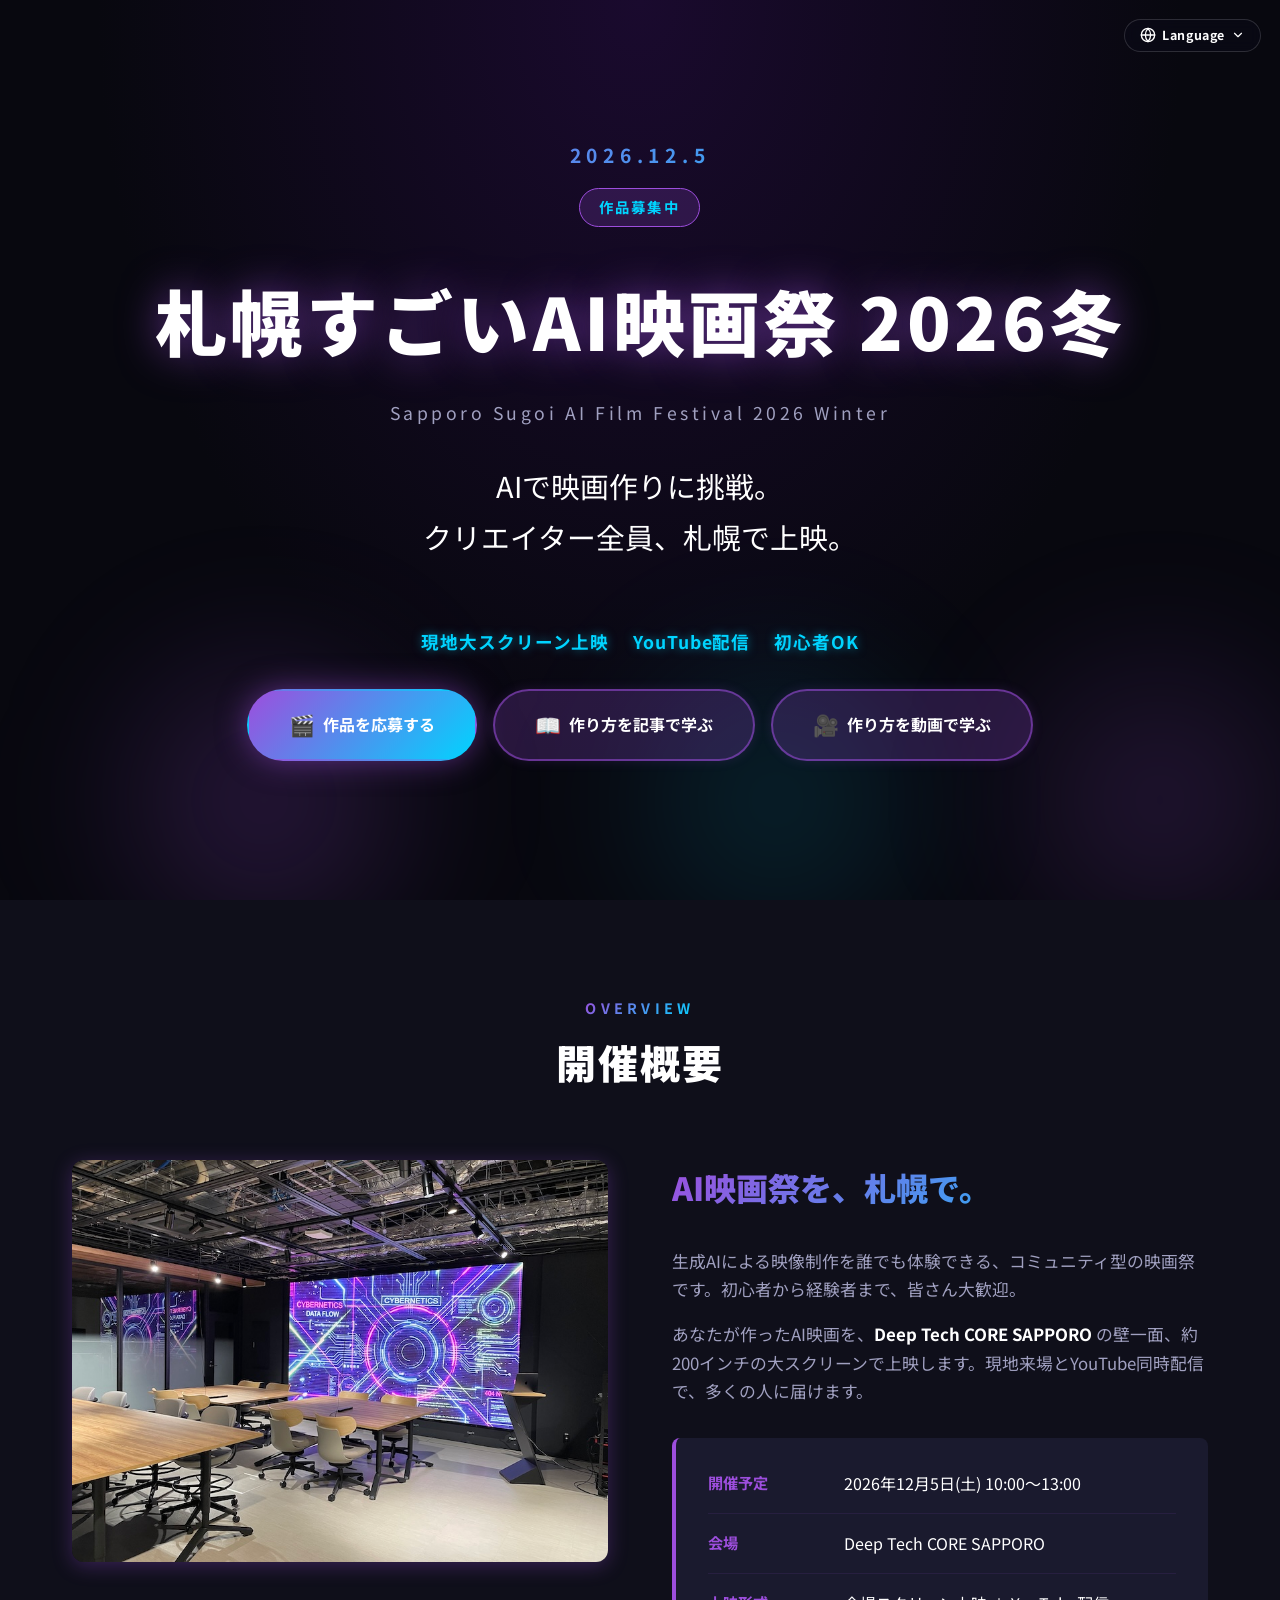
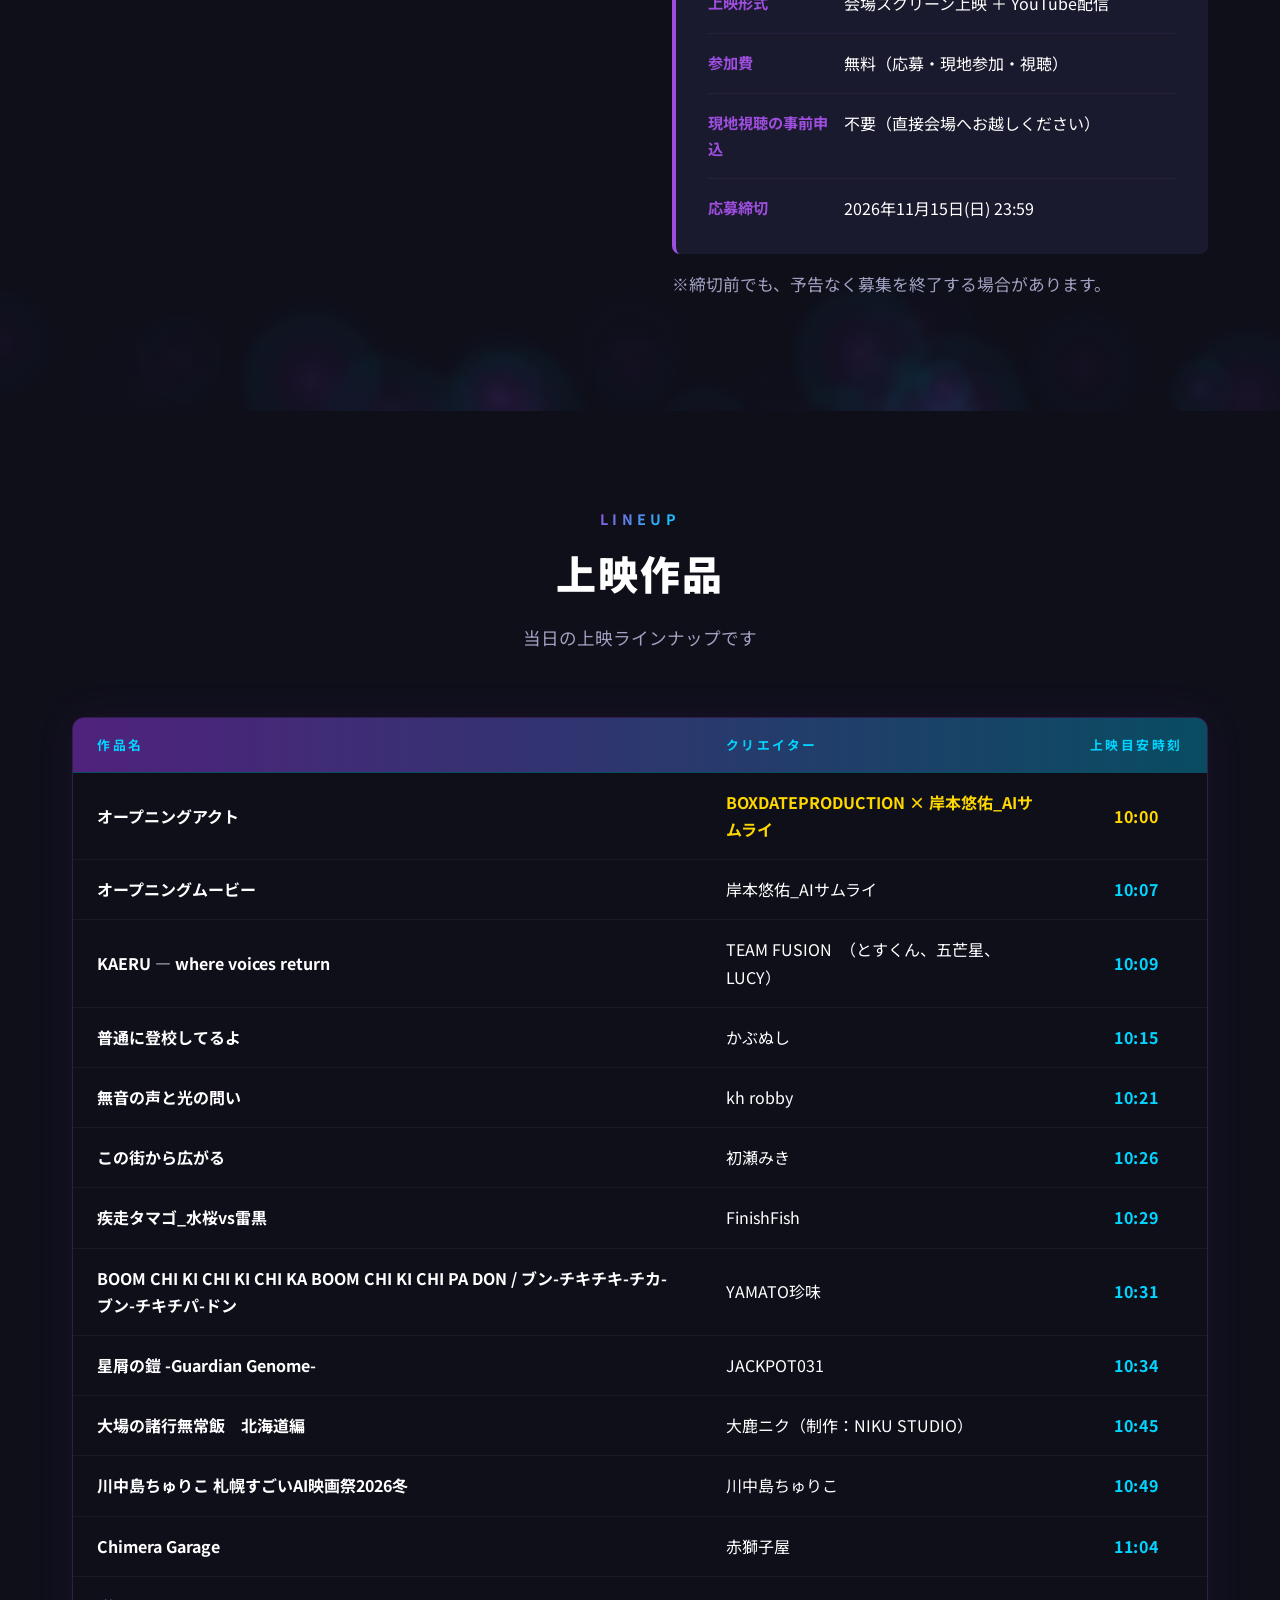
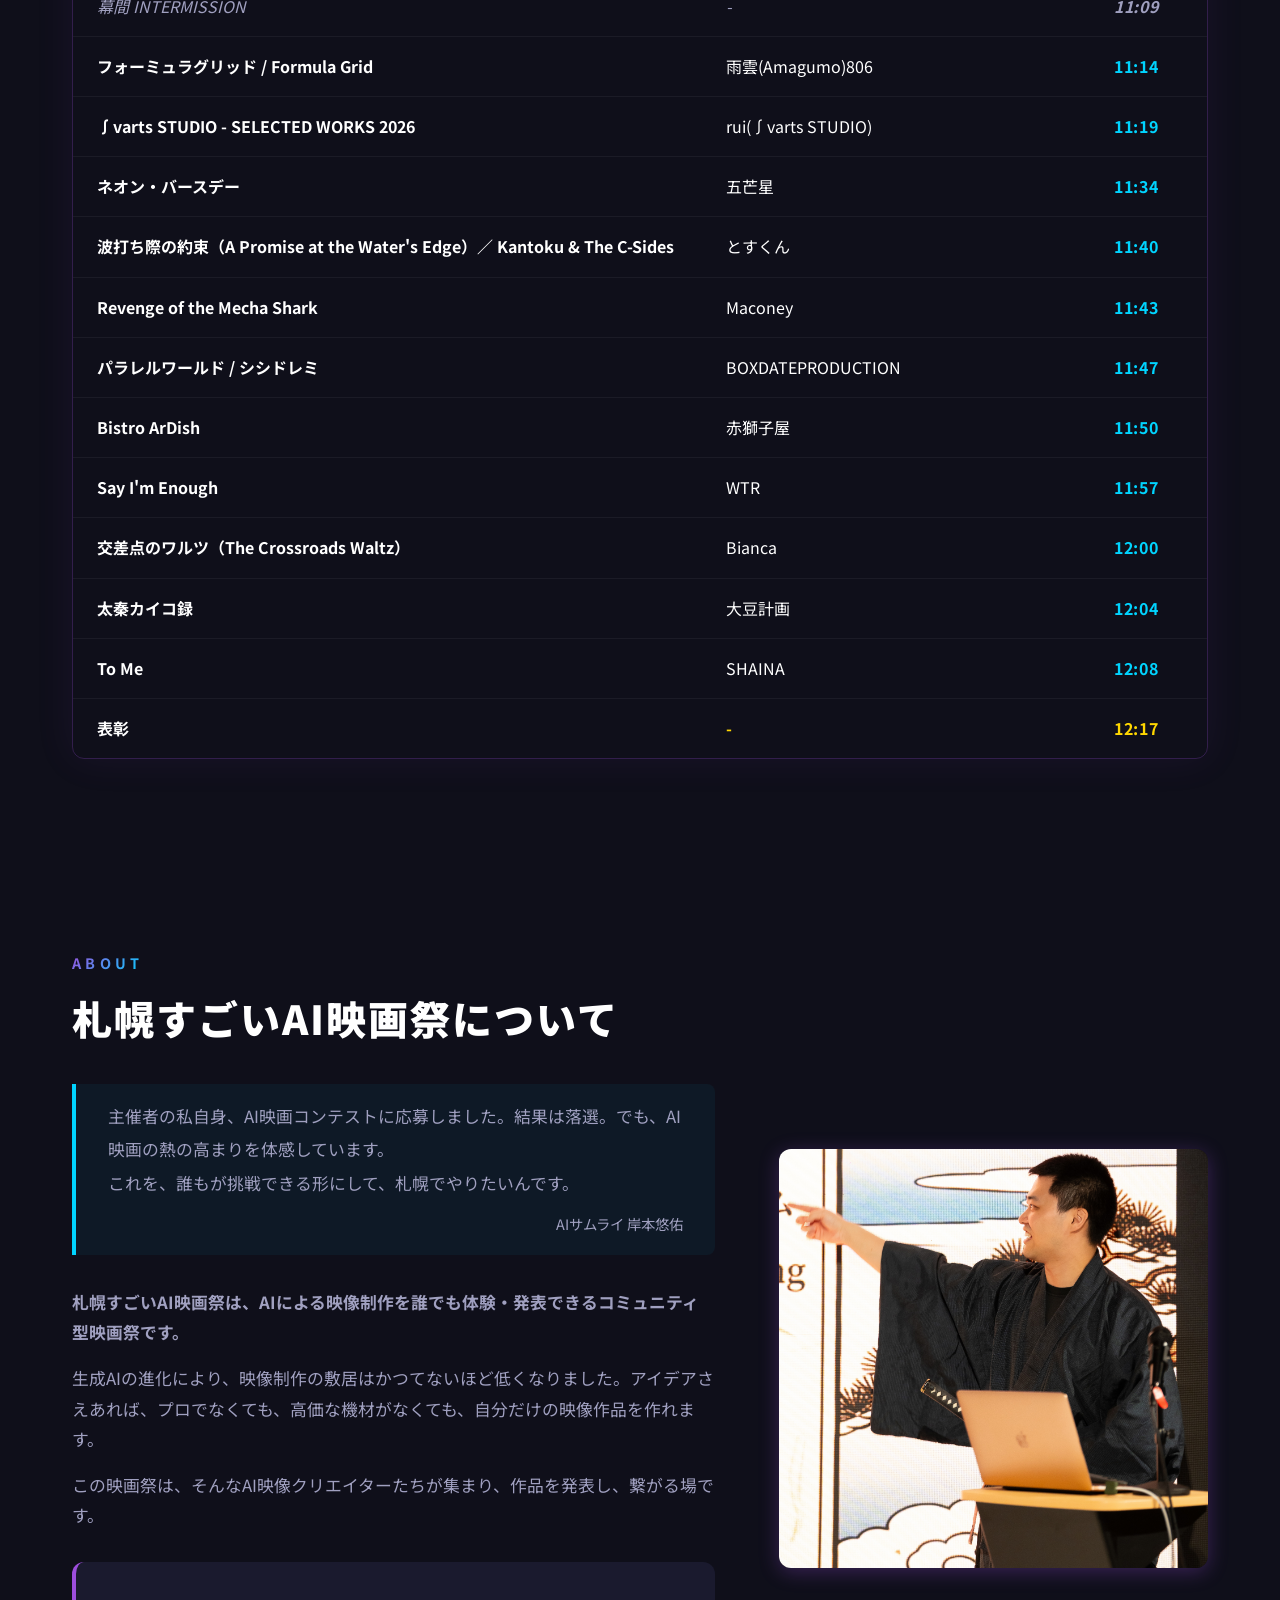
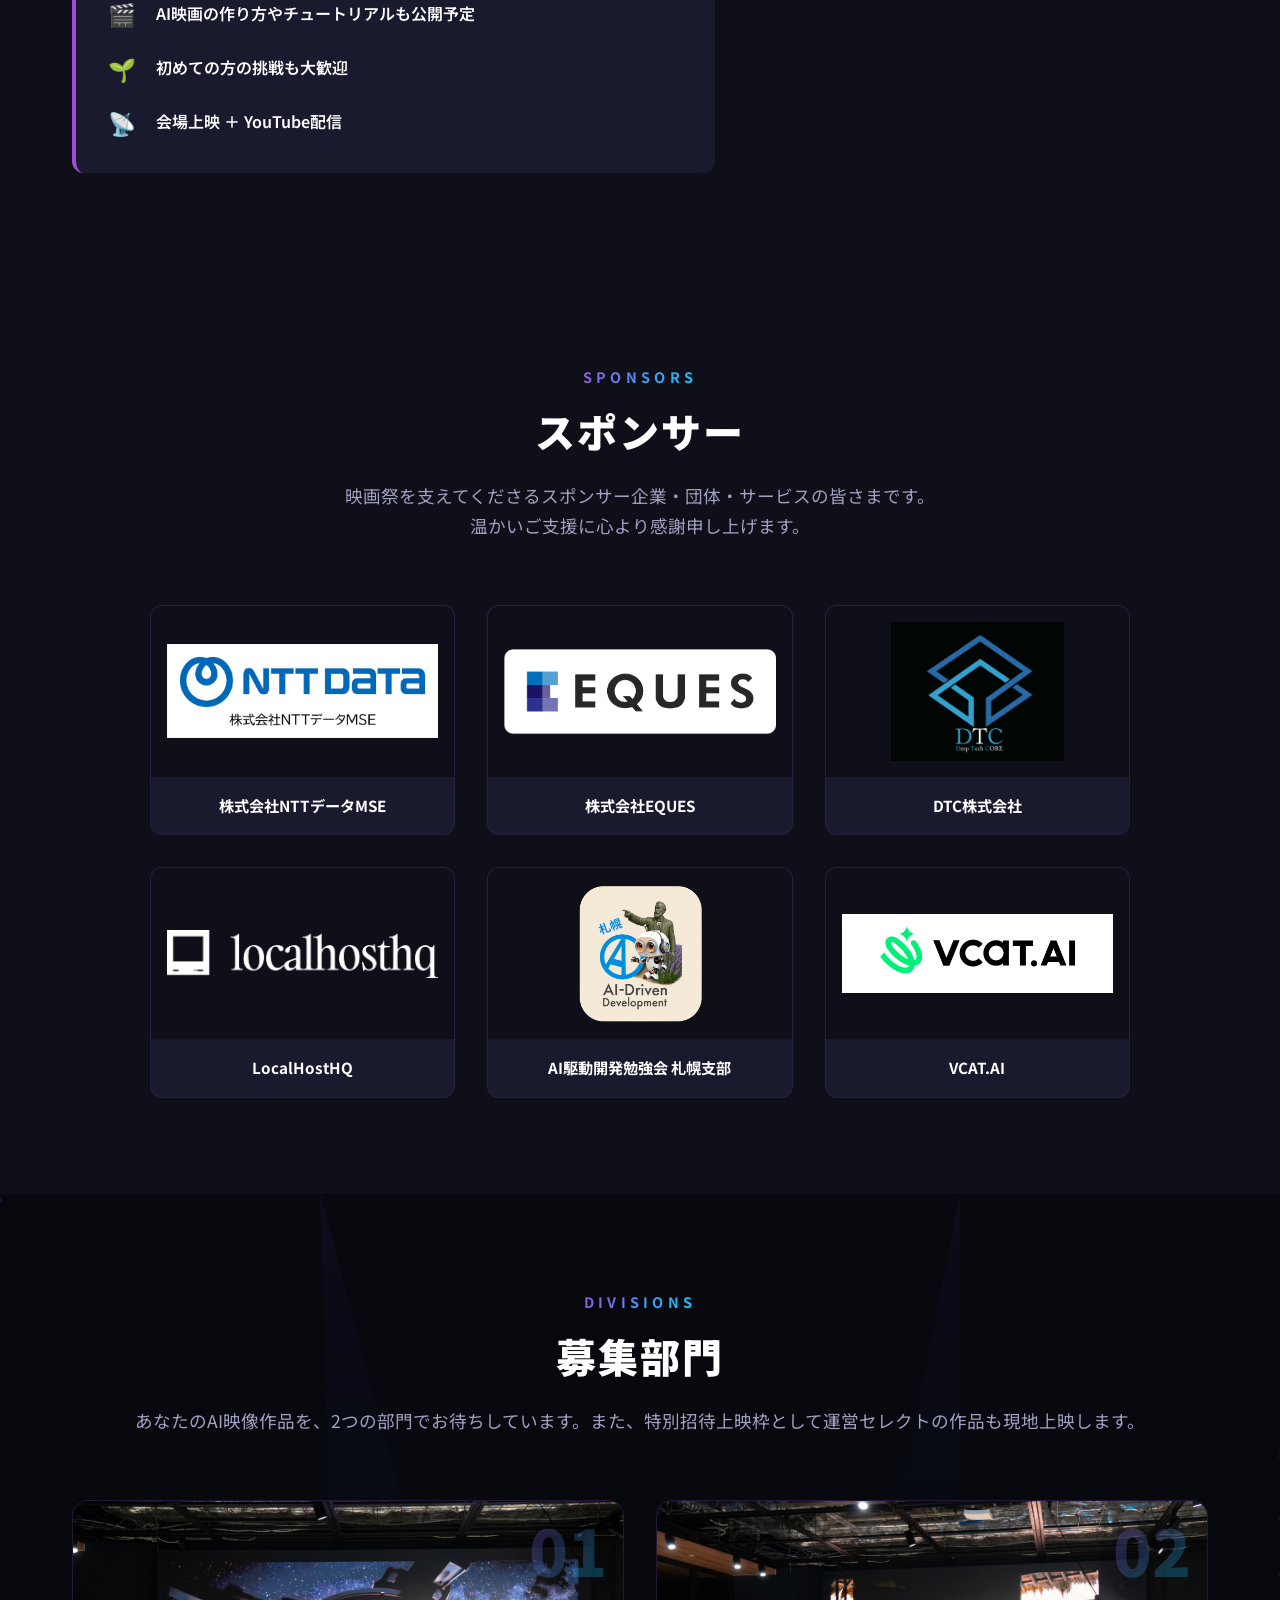
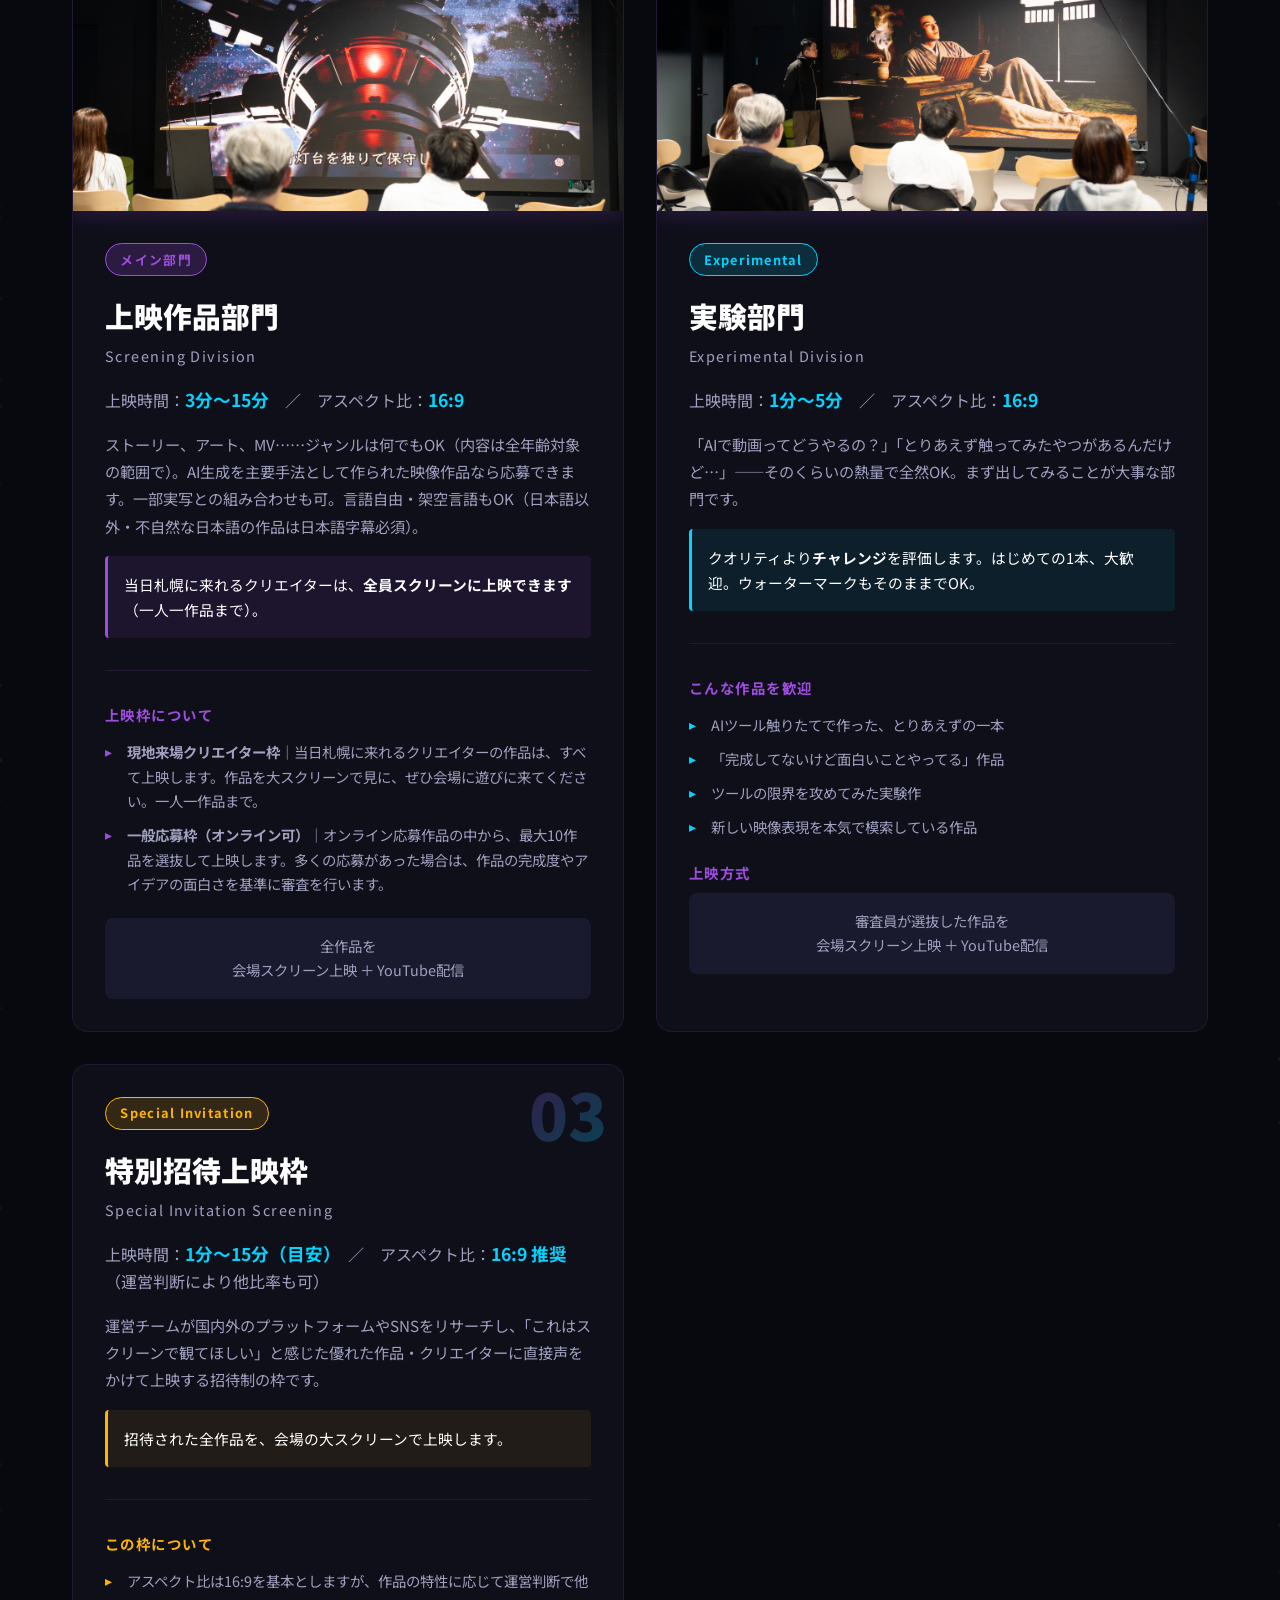
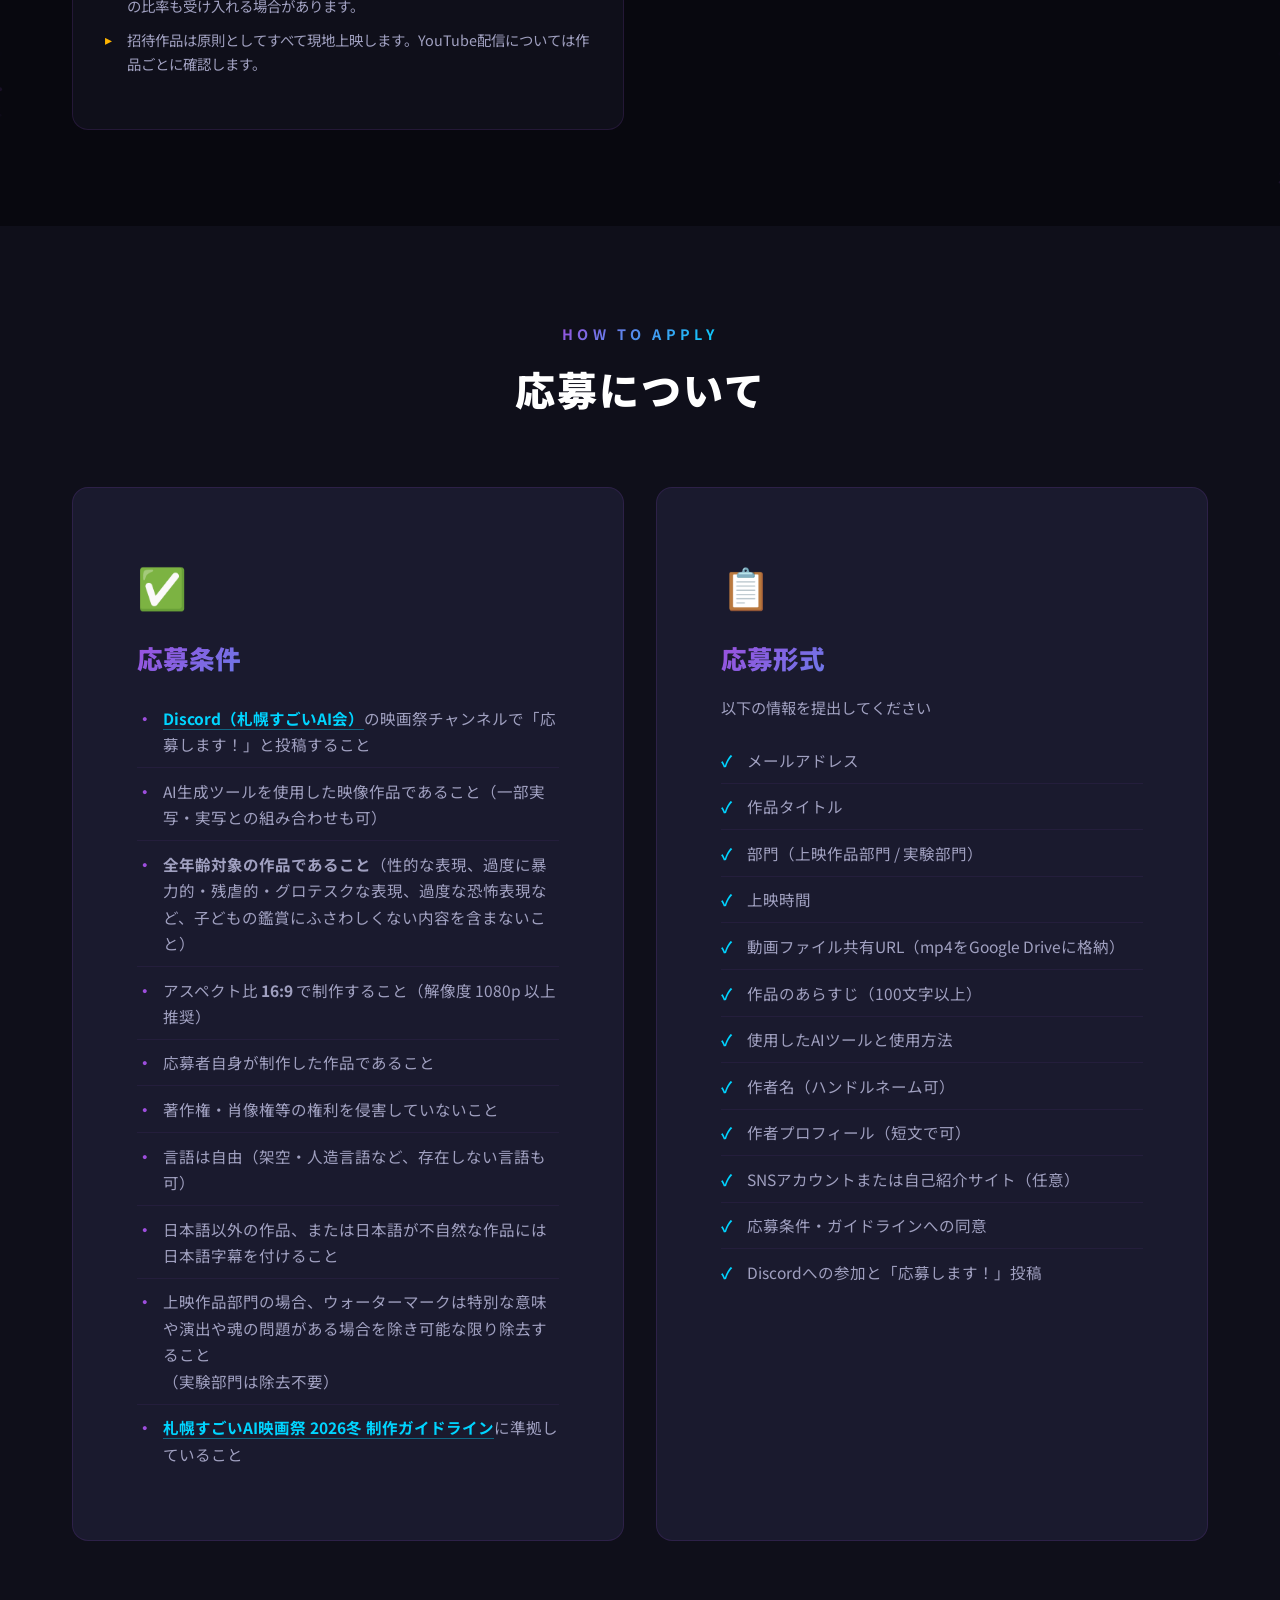
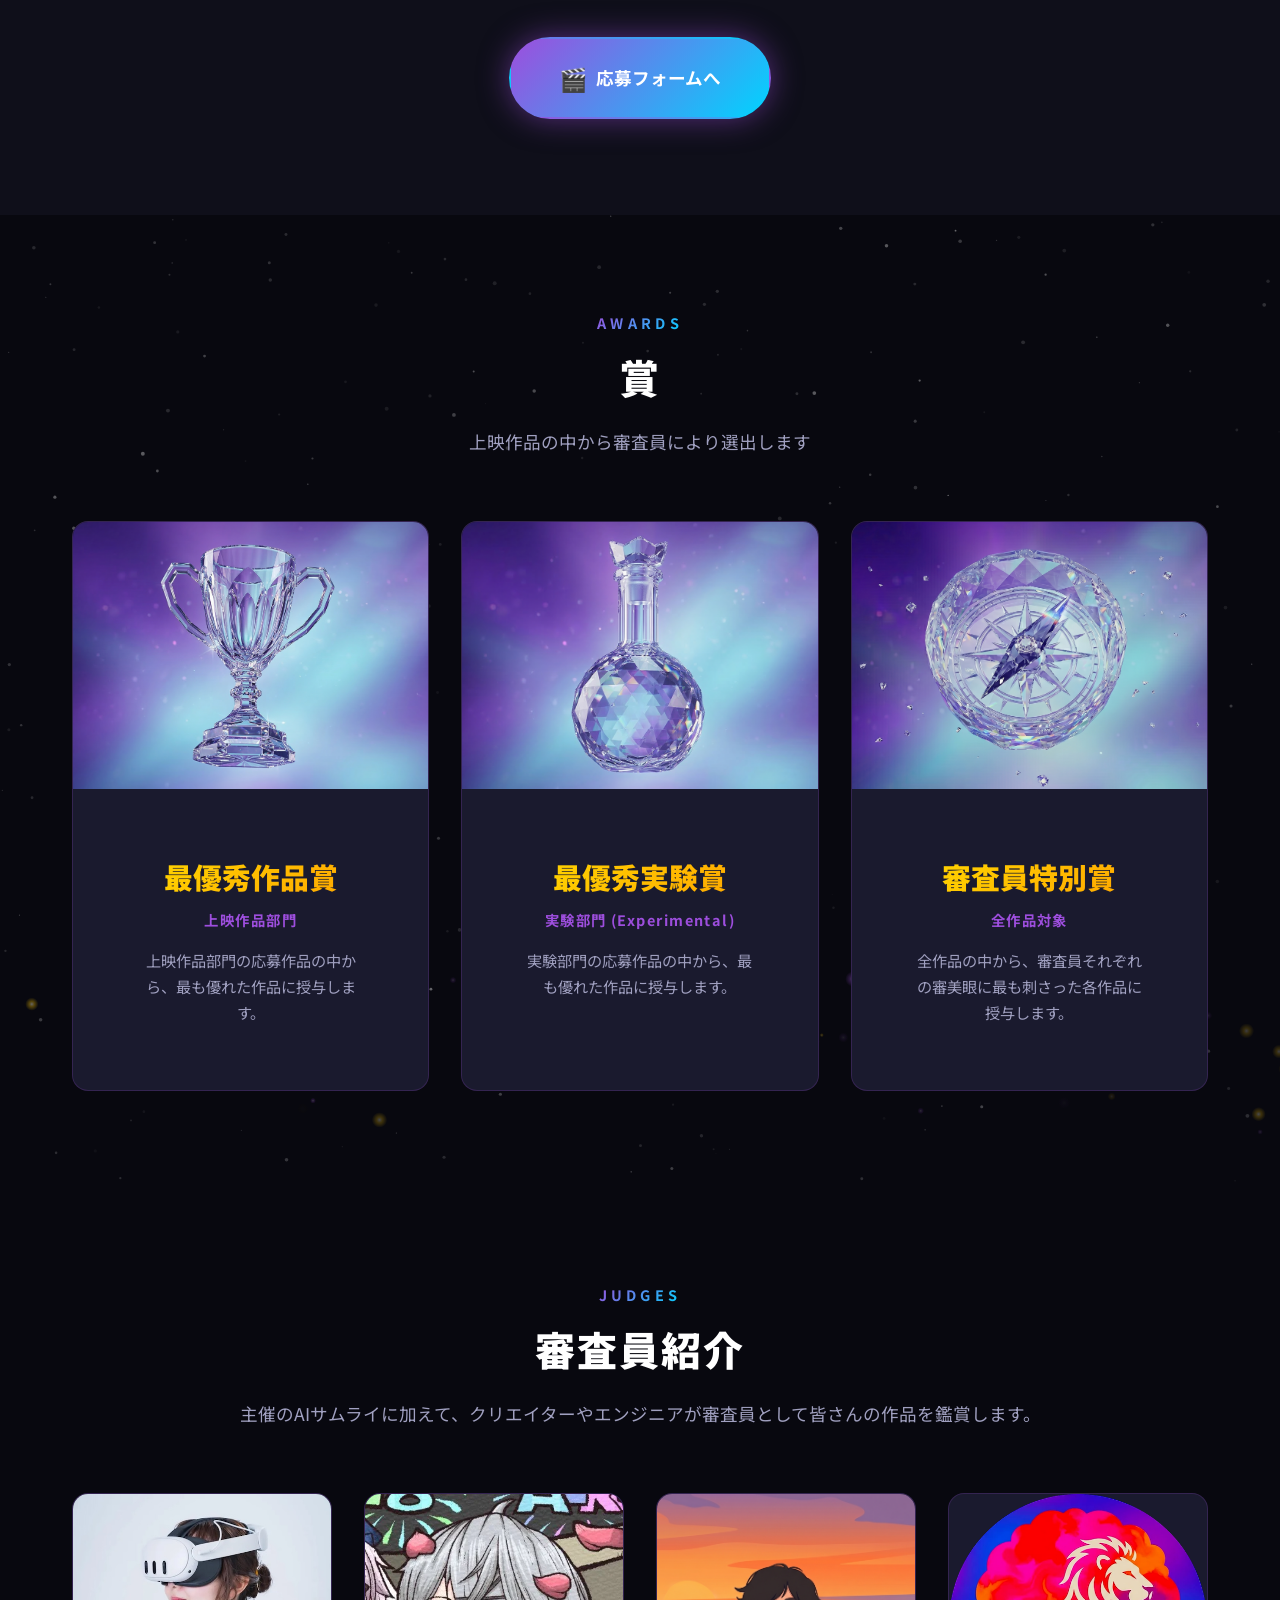
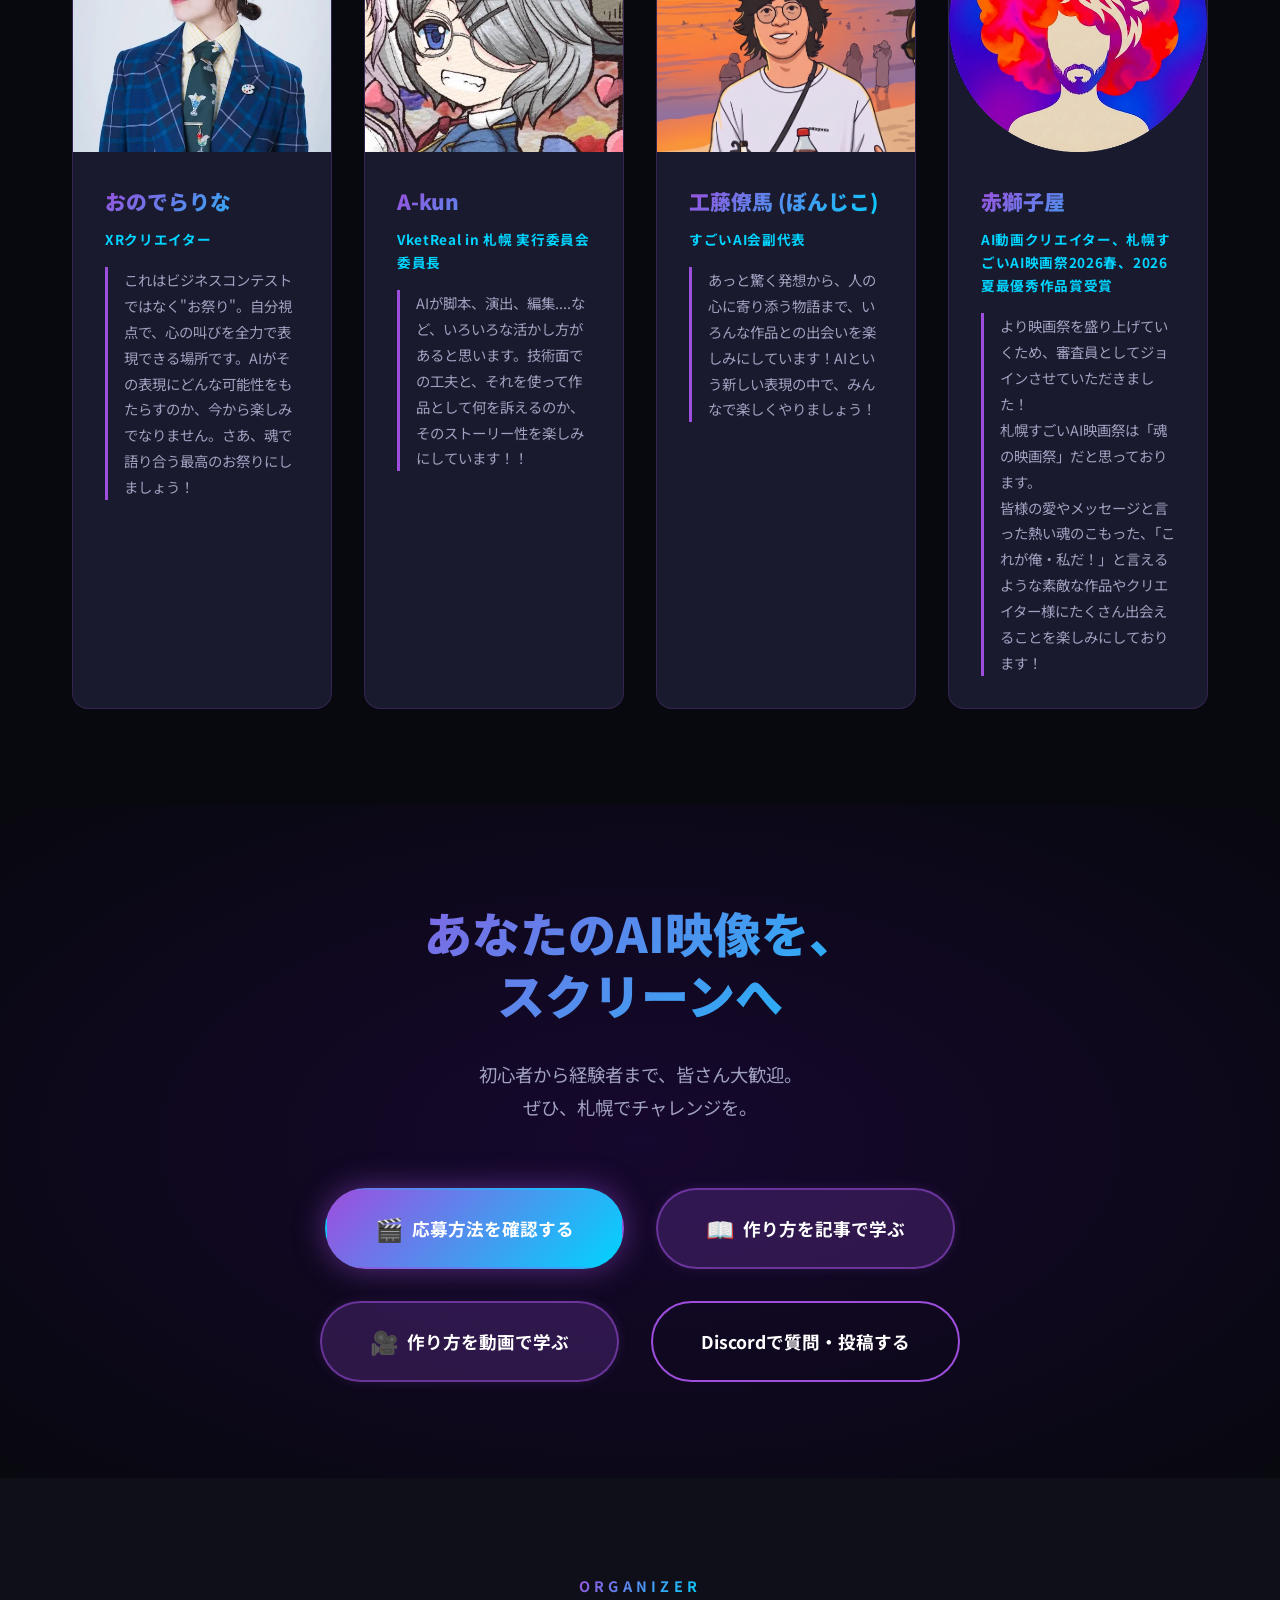
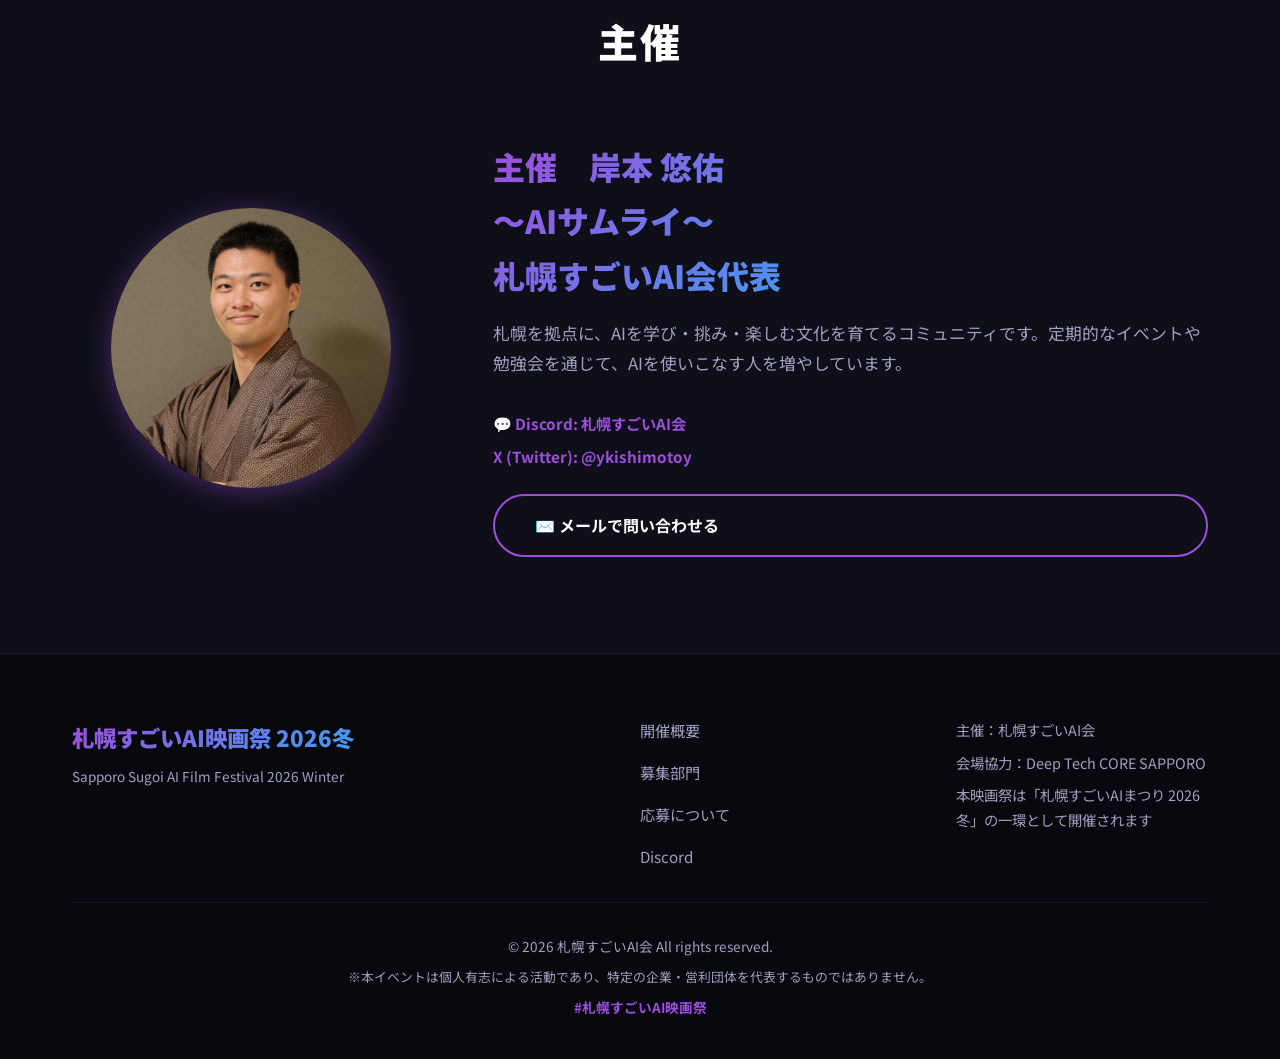
<file: index.html>
<!DOCTYPE html>
<html lang="ja">
<head>
    <meta charset="UTF-8">
    <meta name="viewport" content="width=device-width, initial-scale=1.0">
    <title>札幌すごいAI映画祭 2026冬 | 作品募集中</title>
    <meta name="description" content="生成AIによる映像作品を募集します。AIを使った映画表現を、札幌のスクリーンで上映するコミュニティ型映画祭。2026年12月開催。">
    <!-- OGP Tags -->
    <meta property="og:title" content="札幌すごいAI映画祭 2026冬 | 作品募集中">
    <meta property="og:description" content="生成AIによる映像作品を募集します。AIを使った映画表現を、札幌のスクリーンで上映するコミュニティ型映画祭。2026年12月開催。">
    <meta property="og:type" content="website">
    <meta property="og:url" content="https://film-2026-winter.sugoiai.org/">
    <meta property="og:site_name" content="札幌すごいAI映画祭 2026冬">
    <meta property="og:image" content="https://film-2026-winter.sugoiai.org/images/dtceigasmall.jpg">
    <meta property="og:image:width" content="600">
    <meta property="og:image:height" content="400">
    <meta property="og:locale" content="ja_JP">
    <!-- Twitter Card Tags -->
    <meta name="twitter:card" content="summary_large_image">
    <meta name="twitter:title" content="札幌すごいAI映画祭 2026冬 | 作品募集中">
    <meta name="twitter:description" content="生成AIによる映像作品を募集します。AIを使った映画表現を、札幌のスクリーンで上映するコミュニティ型映画祭。2026年12月開催。">
    <meta name="twitter:image" content="https://film-2026-winter.sugoiai.org/images/dtceigasmall.jpg">
    <!-- Favicon -->
    <link rel="icon" type="image/png" href="images/logo.png">
    <link rel="apple-touch-icon" href="images/logo.png">
    <link rel="stylesheet" href="style.css">
    <link rel="preconnect" href="https://fonts.googleapis.com">
    <link rel="preconnect" href="https://fonts.gstatic.com" crossorigin>
    <link href="https://fonts.googleapis.com/css2?family=Noto+Sans+JP:wght@400;700;900&display=swap" rel="stylesheet">
</head>
<body>

    <!-- Hero Section -->
    <section id="hero" class="hero">
        <!-- 言語切替（heroに対して絶対配置：Languageボタン → プルダウン） -->
        <div class="lang-switcher" id="langSwitcher">
            <button type="button" class="lang-toggle" id="langToggle" aria-haspopup="true" aria-expanded="false" aria-controls="langMenu" aria-label="Language">
                <svg class="lang-toggle-icon" viewBox="0 0 24 24" width="16" height="16" aria-hidden="true" fill="none" stroke="currentColor" stroke-width="2" stroke-linecap="round" stroke-linejoin="round"><circle cx="12" cy="12" r="10"/><path d="M2 12h20"/><path d="M12 2a15.3 15.3 0 0 1 4 10 15.3 15.3 0 0 1-4 10 15.3 15.3 0 0 1-4-10 15.3 15.3 0 0 1 4-10z"/></svg>
                <span class="lang-toggle-label">Language</span>
                <svg class="lang-toggle-chevron" viewBox="0 0 24 24" width="14" height="14" aria-hidden="true" fill="none" stroke="currentColor" stroke-width="2" stroke-linecap="round" stroke-linejoin="round"><path d="m6 9 6 6 6-6"/></svg>
            </button>
            <ul class="lang-menu" id="langMenu" role="menu" aria-label="Language">
                <li role="none"><button type="button" class="lang-btn is-active" data-lang="ja" role="menuitemradio" aria-checked="true">日本語</button></li>
                <li role="none"><button type="button" class="lang-btn" data-lang="en" role="menuitemradio" aria-checked="false">English</button></li>
                <li role="none"><button type="button" class="lang-btn" data-lang="zh" role="menuitemradio" aria-checked="false">中文</button></li>
                <li role="none"><button type="button" class="lang-btn" data-lang="fr" role="menuitemradio" aria-checked="false">Français</button></li>
                <li role="none"><button type="button" class="lang-btn" data-lang="de" role="menuitemradio" aria-checked="false">Deutsch</button></li>
            </ul>
        </div>
        <div class="hero-background">
            <div class="film-particle"></div>
            <div class="film-particle"></div>
            <div class="film-particle"></div>
        </div>
        <div class="hero-placeholder-wrap">
            <!-- [PLACEHOLDER] メインビジュアル画像（推奨: 1920×1080px、映画祭ロゴ入りキービジュアル） -->
        </div>
        <div class="container hero-content">
            <div class="hero-date">2026.12.5</div>
            <div class="hero-badge" data-i18n="hero-badge">作品募集中</div>
            <h1 class="hero-title">
                <span class="title-main" data-i18n="title-main">札幌すごいAI映画祭 2026冬</span>
                <span class="title-sub" data-i18n="title-sub">Sapporo Sugoi AI Film Festival 2026 Winter</span>
            </h1>
            <p class="hero-tagline" data-i18n="hero-tagline">AIで映画作りに挑戦。<br>クリエイター全員、札幌で上映。</p>
            <!-- 高画質再生・ライブ配信アーカイブボタン（一時非表示）
            <div class="hero-watch">
                <div class="hero-watch-buttons">
                    <a href="https://youtu.be/94PKbl-o6Gc" target="_blank" rel="noopener noreferrer" class="btn btn-youtube">
                        <span class="btn-icon">▶</span>
                        <span class="btn-text">高画質再生</span>
                    </a>
                    <a href="https://youtube.com/live/COn6jL2rDto?feature=share" target="_blank" rel="noopener noreferrer" class="btn btn-archive">
                        <span class="btn-icon">📼</span>
                        <span class="btn-text">ライブ配信アーカイブ</span>
                    </a>
                </div>
            </div>
            -->

            <div class="hero-info-badge">
                <span data-i18n="badge-onsite">現地大スクリーン上映</span>
                <span data-i18n="badge-youtube">YouTube配信</span>
                <span data-i18n="badge-beginner">初心者OK</span>
            </div>
            <div class="hero-cta">
                <a href="#divisions" class="btn btn-primary">
                    <span class="btn-icon">🎬</span>
                    <span class="btn-text" data-i18n="btn-submit">作品を応募する</span>
                </a>
                <a href="https://zenn.dev/acntechjp/articles/0f53e090b62657" target="_blank" rel="noopener noreferrer" class="btn btn-learn">
                    <span class="btn-icon">📖</span>
                    <span class="btn-text" data-i18n="btn-learn-article">作り方を記事で学ぶ</span>
                </a>
                <a href="https://dojo.sugoiai.org/#creative" target="_blank" rel="noopener noreferrer" class="btn btn-learn">
                    <span class="btn-icon">🎥</span>
                    <span class="btn-text" data-i18n="btn-learn-video">作り方を動画で学ぶ</span>
                </a>
            </div>
        </div>
    </section>

    <!-- Prize / Awards Gallery Section -->
    <!-- 2026冬では非表示（受賞者情報）
    <section id="prize" class="section prize">
        <div class="container">
            <div class="section-header">
                <h2 class="section-title">
                    <span class="title-en">PRIZE</span>
                    <span class="title-ja">表彰</span>
                </h2>
                <p class="section-description">栄えある受賞者の皆さま、誠におめでとうございます🎉</p>
            </div>
            <div class="prize-grid">
                <div class="prize-card">
                    <div class="prize-card-inner">
                        <img src="images/prize1.png" alt="表彰 1" loading="lazy">
                    </div>
                </div>
                <div class="prize-card">
                    <div class="prize-card-inner">
                        <img src="images/prize2.png" alt="表彰 2" loading="lazy">
                    </div>
                </div>
                <div class="prize-card">
                    <div class="prize-card-inner">
                        <img src="images/prize3.png" alt="表彰 3" loading="lazy">
                    </div>
                </div>
                <div class="prize-card">
                    <div class="prize-card-inner">
                        <img src="images/prize4.png" alt="表彰 4" loading="lazy">
                    </div>
                </div>
                <div class="prize-card">
                    <div class="prize-card-inner">
                        <img src="images/prize5.png" alt="表彰 5" loading="lazy">
                    </div>
                </div>
                <div class="prize-card">
                    <div class="prize-card-inner">
                        <img src="images/prize6.png" alt="表彰 6" loading="lazy">
                    </div>
                </div>
                <div class="prize-card">
                    <div class="prize-card-inner">
                        <img src="images/prize7.png" alt="表彰 7" loading="lazy">
                    </div>
                </div>
                <div class="prize-card">
                    <div class="prize-card-inner">
                        <img src="images/prize8.png" alt="表彰 8" loading="lazy">
                    </div>
                </div>
            </div>
        </div>
    </section>
    -->

    <!-- Overview Section -->
    <section id="overview" class="section overview">
        <canvas id="filmGrainCanvas" class="film-grain-canvas"></canvas>
        <div class="container">
            <div class="section-header">
                <h2 class="section-title">
                    <span class="title-en">OVERVIEW</span>
                    <span class="title-ja" data-i18n="sec-overview">開催概要</span>
                </h2>
            </div>
            <div class="overview-content">
                <div class="overview-main">
                    <div class="overview-image-wrap">
                        <img src="images/DTC.JPG" alt="Deep Tech CORE SAPPORO 会場" class="venue-image">
                    </div>
                    <div class="overview-text">
                        <h3 class="overview-subtitle" data-i18n="overview-subtitle">AI映画祭を、札幌で。</h3>
                        <p data-i18n="overview-p1">生成AIによる映像制作を誰でも体験できる、コミュニティ型の映画祭です。初心者から経験者まで、皆さん大歓迎。</p>
                        <p data-i18n="overview-p2">あなたが作ったAI映画を、<strong>Deep Tech CORE SAPPORO</strong> の壁一面、約200インチの大スクリーンで上映します。現地来場とYouTube同時配信で、多くの人に届けます。</p>
                        <div class="event-info">
                            <div class="info-item">
                                <div class="info-label" data-i18n="info-label-date">開催予定</div>
                                <div class="info-value" data-i18n="info-value-date">2026年12月5日(土) 10:00〜13:00</div>
                            </div>
                            <div class="info-item">
                                <div class="info-label" data-i18n="info-label-venue">会場</div>
                                <div class="info-value">Deep Tech CORE SAPPORO</div>
                            </div>
                            <div class="info-item">
                                <div class="info-label" data-i18n="info-label-format">上映形式</div>
                                <div class="info-value" data-i18n="info-value-format">会場スクリーン上映 ＋ YouTube配信</div>
                            </div>
                            <div class="info-item">
                                <div class="info-label" data-i18n="info-label-fee">参加費</div>
                                <div class="info-value" data-i18n="info-value-fee">無料（応募・現地参加・視聴）</div>
                            </div>
                            <div class="info-item">
                                <div class="info-label" data-i18n="info-label-reserve">現地視聴の事前申込</div>
                                <div class="info-value" data-i18n="info-value-reserve">不要（直接会場へお越しください）</div>
                            </div>
                            <div class="info-item">
                                <div class="info-label" data-i18n="info-label-deadline">応募締切</div>
                                <div class="info-value" data-i18n="info-value-deadline">2026年11月15日(日) 23:59</div>
                            </div>
                        </div>
                        <p class="overview-note" data-i18n="overview-note">※締切前でも、予告なく募集を終了する場合があります。</p>
                    </div>
                </div>
            </div>
        </div>
    </section>

    <!-- Screening Works Section -->
    <section id="screening" class="section screening">
        <div class="container">
            <div class="section-header">
                <h2 class="section-title">
                    <span class="title-en">LINEUP</span>
                    <span class="title-ja">上映作品</span>
                </h2>
                <p class="section-description">当日の上映ラインナップです</p>
            </div>
            <div class="screening-table-wrap">
                <table class="screening-table">
                    <thead>
                        <tr>
                            <th>作品名</th>
                            <th>クリエイター</th>
                            <th>上映目安時刻</th>
                        </tr>
                    </thead>
                    <tbody>
                        <tr class="screening-row-special">
                            <td data-label="作品名">オープニングアクト</td>
                            <td data-label="クリエイター">BOXDATEPRODUCTION × 岸本悠佑_AIサムライ</td>
                            <td data-label="上映目安時刻">10:00</td>
                        </tr>
                        <tr class="screening-row-opening">
                            <td data-label="作品名">オープニングムービー</td>
                            <td data-label="クリエイター">岸本悠佑_AIサムライ</td>
                            <td data-label="上映目安時刻">10:07</td>
                        </tr>
                        <tr>
                            <td data-label="作品名">KAERU — where voices return</td>
                            <td data-label="クリエイター">TEAM FUSION　（とすくん、五芒星、LUCY）</td>
                            <td data-label="上映目安時刻">10:09</td>
                        </tr>
                        <tr>
                            <td data-label="作品名">普通に登校してるよ</td>
                            <td data-label="クリエイター">かぶぬし</td>
                            <td data-label="上映目安時刻">10:15</td>
                        </tr>
                        <tr>
                            <td data-label="作品名">無音の声と光の問い</td>
                            <td data-label="クリエイター">kh robby</td>
                            <td data-label="上映目安時刻">10:21</td>
                        </tr>
                        <tr>
                            <td data-label="作品名">この街から広がる</td>
                            <td data-label="クリエイター">初瀬みき</td>
                            <td data-label="上映目安時刻">10:26</td>
                        </tr>
                        <tr>
                            <td data-label="作品名">疾走タマゴ_水桜vs雷黒</td>
                            <td data-label="クリエイター">FinishFish</td>
                            <td data-label="上映目安時刻">10:29</td>
                        </tr>
                        <tr>
                            <td data-label="作品名">BOOM CHI KI CHI KI CHI KA BOOM CHI KI CHI PA DON / ブン-チキチキ-チカ-ブン-チキチパ-ドン</td>
                            <td data-label="クリエイター">YAMATO珍味</td>
                            <td data-label="上映目安時刻">10:31</td>
                        </tr>
                        <tr>
                            <td data-label="作品名">星屑の鎧 -Guardian Genome-</td>
                            <td data-label="クリエイター">JACKPOT031</td>
                            <td data-label="上映目安時刻">10:34</td>
                        </tr>
                        <tr>
                            <td data-label="作品名">大場の諸行無常飯　北海道編</td>
                            <td data-label="クリエイター">大鹿ニク（制作：NIKU STUDIO）</td>
                            <td data-label="上映目安時刻">10:45</td>
                        </tr>
                        <tr>
                            <td data-label="作品名">川中島ちゅりこ 札幌すごいAI映画祭2026冬</td>
                            <td data-label="クリエイター">川中島ちゅりこ</td>
                            <td data-label="上映目安時刻">10:49</td>
                        </tr>
                        <tr>
                            <td data-label="作品名">Chimera Garage</td>
                            <td data-label="クリエイター">赤獅子屋</td>
                            <td data-label="上映目安時刻">11:04</td>
                        </tr>
                        <tr class="screening-row-intermission">
                            <td data-label="作品名">幕間 INTERMISSION</td>
                            <td data-label="クリエイター">-</td>
                            <td data-label="上映目安時刻">11:09</td>
                        </tr>
                        <tr>
                            <td data-label="作品名">フォーミュラグリッド / Formula Grid</td>
                            <td data-label="クリエイター">雨雲(Amagumo)806</td>
                            <td data-label="上映目安時刻">11:14</td>
                        </tr>
                        <tr>
                            <td data-label="作品名">∫varts STUDIO - SELECTED WORKS 2026</td>
                            <td data-label="クリエイター">rui(∫varts STUDIO)</td>
                            <td data-label="上映目安時刻">11:19</td>
                        </tr>
                        <tr>
                            <td data-label="作品名">ネオン・バースデー</td>
                            <td data-label="クリエイター">五芒星</td>
                            <td data-label="上映目安時刻">11:34</td>
                        </tr>
                        <tr>
                            <td data-label="作品名">波打ち際の約束（A Promise at the Water's Edge）／ Kantoku &amp; The C-Sides</td>
                            <td data-label="クリエイター">とすくん</td>
                            <td data-label="上映目安時刻">11:40</td>
                        </tr>
                        <tr>
                            <td data-label="作品名">Revenge of the Mecha Shark</td>
                            <td data-label="クリエイター">Maconey</td>
                            <td data-label="上映目安時刻">11:43</td>
                        </tr>
                        <tr>
                            <td data-label="作品名">パラレルワールド / シシドレミ</td>
                            <td data-label="クリエイター">BOXDATEPRODUCTION</td>
                            <td data-label="上映目安時刻">11:47</td>
                        </tr>
                        <tr>
                            <td data-label="作品名">Bistro ArDish</td>
                            <td data-label="クリエイター">赤獅子屋</td>
                            <td data-label="上映目安時刻">11:50</td>
                        </tr>
                        <tr>
                            <td data-label="作品名">Say I'm Enough</td>
                            <td data-label="クリエイター">WTR</td>
                            <td data-label="上映目安時刻">11:57</td>
                        </tr>
                        <tr>
                            <td data-label="作品名">交差点のワルツ（The Crossroads Waltz）</td>
                            <td data-label="クリエイター">Bianca</td>
                            <td data-label="上映目安時刻">12:00</td>
                        </tr>
                        <tr>
                            <td data-label="作品名">太秦カイコ録</td>
                            <td data-label="クリエイター">大豆計画</td>
                            <td data-label="上映目安時刻">12:04</td>
                        </tr>
                        <tr>
                            <td data-label="作品名">To Me</td>
                            <td data-label="クリエイター">SHAINA</td>
                            <td data-label="上映目安時刻">12:08</td>
                        </tr>
                        <tr class="screening-row-special">
                            <td data-label="作品名">表彰</td>
                            <td data-label="クリエイター">-</td>
                            <td data-label="上映目安時刻">12:17</td>
                        </tr>
                    </tbody>
                </table>
            </div>
        </div>
    </section>

    <!-- About Section -->
    <section id="about" class="section about-festival">
        <canvas id="rippleCanvas" class="ripple-canvas"></canvas>
        <div class="container">
            <div class="about-content">
                <div class="about-text">
                    <div class="section-header" style="text-align:left; margin-bottom: 2rem;">
                        <h2 class="section-title" style="align-items: flex-start;">
                            <span class="title-en">ABOUT</span>
                            <span class="title-ja" data-i18n="sec-about">札幌すごいAI映画祭について</span>
                        </h2>
                    </div>
                    <blockquote class="about-origin" data-i18n="about-origin">
                        主催者の私自身、AI映画コンテストに応募しました。結果は落選。でも、AI映画の熱の高まりを体感しています。<br>
                        これを、誰もが挑戦できる形にして、札幌でやりたいんです。<br>
                        <span class="about-origin-sig">AIサムライ 岸本悠佑</span>
                    </blockquote>
                    <p class="about-lead" data-i18n="about-lead">
                        札幌すごいAI映画祭は、AIによる映像制作を誰でも体験・発表できるコミュニティ型映画祭です。
                    </p>
                    <p data-i18n="about-p1">
                        生成AIの進化により、映像制作の敷居はかつてないほど低くなりました。アイデアさえあれば、プロでなくても、高価な機材がなくても、自分だけの映像作品を作れます。
                    </p>
                    <p data-i18n="about-p2">
                        この映画祭は、そんなAI映像クリエイターたちが集まり、作品を発表し、繋がる場です。
                    </p>
                    <div class="about-features">
                        <div class="about-feature">
                            <span class="feature-icon">🎬</span>
                            <span class="feature-text" data-i18n="feature-1">AI映画の作り方やチュートリアルも公開予定</span>
                        </div>
                        <div class="about-feature">
                            <span class="feature-icon">🌱</span>
                            <span class="feature-text" data-i18n="feature-2">初めての方の挑戦も大歓迎</span>
                        </div>
                        <div class="about-feature">
                            <span class="feature-icon">📡</span>
                            <span class="feature-text" data-i18n="feature-3">会場上映 ＋ YouTube配信</span>
                        </div>
                    </div>
                </div>
                <div class="about-image">
                    <img src="images/samurai.jpg" alt="イベントの雰囲気" class="about-photo">
                </div>
            </div>
        </div>
    </section>

    <!-- Sponsors Section -->
    <section id="sponsors" class="section sponsors">
        <div class="container">
            <div class="section-header">
                <h2 class="section-title">
                    <span class="title-en">SPONSORS</span>
                    <span class="title-ja" data-i18n="sec-sponsors">スポンサー</span>
                </h2>
                <p class="section-description" data-i18n="sponsors-desc">映画祭を支えてくださるスポンサー企業・団体・サービスの皆さまです。<br>温かいご支援に心より感謝申し上げます。</p>
            </div>
            <div class="sponsors-grid">
                <a href="https://www.nttd-mse.com/" target="_blank" rel="noopener noreferrer" class="sponsor-card">
                    <div class="sponsor-logo">
                        <img src="images/NTTDMSE_logo.png" alt="株式会社NTTデータMSE">
                    </div>
                    <div class="sponsor-name" data-i18n="sponsor-nttdmse">株式会社NTTデータMSE</div>
                </a>
                <!--
                <a href="https://www.hp.com/jp-ja/home.html" target="_blank" rel="noopener noreferrer" class="sponsor-card">
                    <div class="sponsor-logo">
                        <img src="images/HP.png" alt="株式会社日本HP">
                    </div>
                    <div class="sponsor-name" data-i18n="sponsor-hp">株式会社日本HP</div>
                </a>
                -->
                <a href="https://eques.co.jp" target="_blank" rel="noopener noreferrer" class="sponsor-card">
                    <div class="sponsor-logo">
                        <img src="images/eques.png" alt="株式会社EQUES">
                    </div>
                    <div class="sponsor-name" data-i18n="sponsor-eques">株式会社EQUES</div>
                </a>
                <a href="https://deeptech-core.com" target="_blank" rel="noopener noreferrer" class="sponsor-card">
                    <div class="sponsor-logo">
                        <img src="images/DTC_logo.png" alt="DTC株式会社">
                    </div>
                    <div class="sponsor-name" data-i18n="sponsor-dtc">DTC株式会社</div>
                </a>
                <a href="https://www.localhosthq.com/" target="_blank" rel="noopener noreferrer" class="sponsor-card">
                    <div class="sponsor-logo">
                        <img src="images/localhosthq.png" alt="LocalHostHQ">
                    </div>
                    <div class="sponsor-name" data-i18n="sponsor-localhosthq">LocalHostHQ</div>
                </a>
                <!--
                <a href="https://hanamii.jp" target="_blank" rel="noopener noreferrer" class="sponsor-card">
                    <div class="sponsor-logo">
                        <img src="images/hanamii.png" alt="HANAMII株式会社">
                    </div>
                    <div class="sponsor-name" data-i18n="sponsor-hanamii">hanamii</div>
                </a>
                -->
                <!--
                <a href="https://www.city.sapporo.jp/" target="_blank" rel="noopener noreferrer" class="sponsor-card">
                    <div class="sponsor-logo">
                        <span class="sponsor-logo-text">札幌市</span>
                    </div>
                    <div class="sponsor-name" data-i18n="sponsor-sapporo">後援：札幌市</div>
                </a>
                -->
                <!-- 2026冬では非表示
                <a href="https://turkana.akajishiya.com" target="_blank" rel="noopener noreferrer" class="sponsor-card">
                    <div class="sponsor-logo">
                        <img src="images/turkana.png" alt="Turkana">
                    </div>
                    <div class="sponsor-name">Turkana</div>
                </a>
                -->
                <a href="https://aid.connpass.com/" target="_blank" rel="noopener noreferrer" class="sponsor-card">
                    <div class="sponsor-logo">
                        <img src="images/aiddsapporo.png" alt="AI駆動開発勉強会 札幌支部">
                    </div>
                    <div class="sponsor-name" data-i18n="sponsor-aiddsapporo">AI駆動開発勉強会 札幌支部</div>
                </a>
                <a href="https://vcat.ai/" target="_blank" rel="noopener noreferrer" class="sponsor-card">
                    <div class="sponsor-logo">
                        <img src="images/vcatai.jpg" alt="VCAT.AI">
                    </div>
                    <div class="sponsor-name">VCAT.AI</div>
                </a>
            </div>
            <!-- スポンサー募集ボタン（後日公開用）
            <div class="sponsors-cta" style="text-align: center; margin-top: 2.5rem;">
                <a href="sponsors.html" class="btn" style="background: transparent; border: 1px solid rgba(255, 255, 255, 0.15); color: var(--text-secondary); font-size: 0.85rem; padding: 0.6rem 1.6rem;">
                    <span class="btn-text">スポンサー希望の方はこちら</span>
                </a>
            </div>
            -->
        </div>
    </section>

    <!-- Divisions Section -->
    <section id="divisions" class="section divisions">
        <canvas id="projectorCanvas" class="projector-canvas"></canvas>
        <div class="container">
            <div class="section-header">
                <h2 class="section-title">
                    <span class="title-en">DIVISIONS</span>
                    <span class="title-ja" data-i18n="sec-divisions">募集部門</span>
                </h2>
                <p class="section-description" data-i18n="divisions-desc">あなたのAI映像作品を、2つの部門でお待ちしています。また、特別招待上映枠として運営セレクトの作品も現地上映します。</p>
            </div>
            <div class="divisions-grid">

                <!-- Division 1: 上映作品部門 -->
                <div class="division-card division-main">
                    <div class="division-number">01</div>
                    <div class="division-image-wrap">
                        <img src="images/dtceiga.jpg" alt="上映作品部門" class="division-image">
                    </div>
                    <div class="division-content">
                        <div class="division-badge badge-main" data-i18n="div1-badge">メイン部門</div>
                        <h3 class="division-title" data-i18n="div1-title">上映作品部門</h3>
                        <p class="division-subtitle" data-i18n="div1-sub">Screening Division</p>
                        <p class="division-duration" data-i18n="div1-duration">上映時間：<strong>3分〜15分</strong>　／　アスペクト比：<strong>16:9</strong></p>
                        <p class="division-description" data-i18n="div1-desc">
                            ストーリー、アート、MV……ジャンルは何でもOK（内容は全年齢対象の範囲で）。AI生成を主要手法として作られた映像作品なら応募できます。一部実写との組み合わせも可。言語自由・架空言語もOK（日本語以外・不自然な日本語の作品は日本語字幕必須）。
                        </p>
                        <div class="division-highlight" data-i18n="div1-highlight">
                            当日札幌に来れるクリエイターは、<strong>全員スクリーンに上映できます</strong>（一人一作品まで）。
                        </div>
                        <div class="division-details">
                            <h4 data-i18n="div1-h4">上映枠について</h4>
                            <ul>
                                <li data-i18n="div1-li1"><strong>現地来場クリエイター枠</strong>｜当日札幌に来れるクリエイターの作品は、すべて上映します。作品を大スクリーンで見に、ぜひ会場に遊びに来てください。一人一作品まで。</li>
                                <li data-i18n="div1-li2"><strong>一般応募枠（オンライン可）</strong>｜オンライン応募作品の中から、最大10作品を選抜して上映します。多くの応募があった場合は、作品の完成度やアイデアの面白さを基準に審査を行います。</li>
                            </ul>
                            <p class="division-broadcast" data-i18n="div1-broadcast">全作品を<br>会場スクリーン上映 ＋ YouTube配信</p>
                        </div>
                    </div>
                </div>

                <!-- Division 2: 実験部門 -->
                <div class="division-card division-exp">
                    <div class="division-number">02</div>
                    <div class="division-image-wrap">
                        <img src="images/tikukann.jpg" alt="実験部門" class="division-image">
                    </div>
                    <div class="division-content">
                        <div class="division-badge badge-exp">Experimental</div>
                        <h3 class="division-title" data-i18n="div2-title">実験部門</h3>
                        <p class="division-subtitle" data-i18n="div2-sub">Experimental Division</p>
                        <p class="division-duration" data-i18n="div2-duration">上映時間：<strong>1分〜5分</strong>　／　アスペクト比：<strong>16:9</strong></p>
                        <p class="division-description" data-i18n="div2-desc">
                            「AIで動画ってどうやるの？」「とりあえず触ってみたやつがあるんだけど…」——そのくらいの熱量で全然OK。まず出してみることが大事な部門です。
                        </p>
                        <div class="division-highlight" data-i18n="div2-highlight">
                            クオリティより<strong>チャレンジ</strong>を評価します。はじめての1本、大歓迎。ウォーターマークもそのままでOK。
                        </div>
                        <div class="division-details">
                            <h4 data-i18n="div2-h4a">こんな作品を歓迎</h4>
                            <ul>
                                <li data-i18n="div2-li1">AIツール触りたてで作った、とりあえずの一本</li>
                                <li data-i18n="div2-li2">「完成してないけど面白いことやってる」作品</li>
                                <li data-i18n="div2-li3">ツールの限界を攻めてみた実験作</li>
                                <li data-i18n="div2-li4">新しい映像表現を本気で模索している作品</li>
                            </ul>
                            <h4 data-i18n="div2-h4b">上映方式</h4>
                            <p class="division-broadcast" data-i18n="div2-broadcast">審査員が選抜した作品を<br>会場スクリーン上映 ＋ YouTube配信</p>
                        </div>
                    </div>
                </div>

                <!-- Division 3: 特別招待上映枠 -->
                <div class="division-card division-special">
                    <div class="division-number">03</div>
                    <div class="division-content">
                        <div class="division-badge badge-special">Special Invitation</div>
                        <h3 class="division-title" data-i18n="div3-title">特別招待上映枠</h3>
                        <p class="division-subtitle" data-i18n="div3-sub">Special Invitation Screening</p>
                        <p class="division-duration" data-i18n="div3-duration">上映時間：<strong>1分〜15分（目安）</strong>　／　アスペクト比：<strong>16:9 推奨</strong>（運営判断により他比率も可）</p>
                        <p class="division-description" data-i18n="div3-desc">
                            運営チームが国内外のプラットフォームやSNSをリサーチし、「これはスクリーンで観てほしい」と感じた優れた作品・クリエイターに直接声をかけて上映する招待制の枠です。
                        </p>
                        <div class="division-highlight" data-i18n="div3-highlight">
                            招待された全作品を、会場の大スクリーンで上映します。
                        </div>
                        <div class="division-details">
                            <h4 data-i18n="div3-h4">この枠について</h4>
                            <ul>
                                <li data-i18n="div3-li1">アスペクト比は16:9を基本としますが、作品の特性に応じて運営判断で他の比率も受け入れる場合があります。</li>
                                <li data-i18n="div3-li2">招待作品は原則としてすべて現地上映します。YouTube配信については作品ごとに確認します。</li>
                            </ul>
                        </div>
                    </div>
                </div>

            </div>
        </div>
    </section>

    <!-- Application Section -->
    <section id="apply" class="section application">
        <div class="container">
            <div class="section-header">
                <h2 class="section-title">
                    <span class="title-en">HOW TO APPLY</span>
                    <span class="title-ja" data-i18n="sec-apply">応募について</span>
                </h2>
            </div>
            <div class="application-grid">

                <!-- 応募条件 -->
                <div class="apply-card">
                    <div class="apply-card-icon">✅</div>
                    <h3 class="apply-card-title" data-i18n="apply-cond-title">応募条件</h3>
                    <ul class="apply-list">
                        <li data-i18n="cond-li1"><a href="https://discord.gg/Ve2tQeN7cw" target="_blank" rel="noopener noreferrer" class="guideline-link">Discord（札幌すごいAI会）</a>の映画祭チャンネルで「応募します！」と投稿すること</li>
                        <li data-i18n="cond-li2">AI生成ツールを使用した映像作品であること（一部実写・実写との組み合わせも可）</li>
                        <li data-i18n="cond-li3"><strong>全年齢対象の作品であること</strong>（性的な表現、過度に暴力的・残虐的・グロテスクな表現、過度な恐怖表現など、子どもの鑑賞にふさわしくない内容を含まないこと）</li>
                        <li data-i18n="cond-li4">アスペクト比 <strong>16:9</strong> で制作すること（解像度 1080p 以上推奨）</li>
                        <li data-i18n="cond-li5">応募者自身が制作した作品であること</li>
                        <li data-i18n="cond-li6">著作権・肖像権等の権利を侵害していないこと</li>
                        <li data-i18n="cond-li7">言語は自由（架空・人造言語など、存在しない言語も可）</li>
                        <li data-i18n="cond-li8">日本語以外の作品、または日本語が不自然な作品には日本語字幕を付けること</li>
                        <li data-i18n="cond-li9">上映作品部門の場合、ウォーターマークは特別な意味や演出や魂の問題がある場合を除き可能な限り除去すること<br>（実験部門は除去不要）</li>
                        <li data-i18n="cond-li10"><a href="guideline.html" target="_blank" rel="noopener noreferrer" class="guideline-link">札幌すごいAI映画祭 2026冬 制作ガイドライン</a>に準拠していること</li>
                    </ul>
                </div>

                <!-- 応募形式 -->
                <div class="apply-card">
                    <div class="apply-card-icon">📋</div>
                    <h3 class="apply-card-title" data-i18n="apply-form-title">応募形式</h3>
                    <p class="apply-card-subtitle" data-i18n="apply-form-sub">以下の情報を提出してください</p>
                    <ul class="apply-list apply-list-check">
                        <li data-i18n="form-li1">メールアドレス</li>
                        <li data-i18n="form-li2">作品タイトル</li>
                        <li data-i18n="form-li3">部門（上映作品部門 / 実験部門）</li>
                        <li data-i18n="form-li4">上映時間</li>
                        <li data-i18n="form-li5">動画ファイル共有URL（mp4をGoogle Driveに格納）</li>
                        <li data-i18n="form-li6">作品のあらすじ（100文字以上）</li>
                        <li data-i18n="form-li7">使用したAIツールと使用方法</li>
                        <li data-i18n="form-li8">作者名（ハンドルネーム可）</li>
                        <li data-i18n="form-li9">作者プロフィール（短文で可）</li>
                        <li data-i18n="form-li10">SNSアカウントまたは自己紹介サイト（任意）</li>
                        <li data-i18n="form-li11">応募条件・ガイドラインへの同意</li>
                        <li data-i18n="form-li12">Discordへの参加と「応募します！」投稿</li>
                    </ul>
                </div>

            </div>

            <div class="apply-cta">
                <a href="https://docs.google.com/forms/d/e/1FAIpQLScUOtbYoTBl-jGs38VJQCkb2XGj5TogWiQXn-n-p1iPMzyvOQ/viewform?usp=dialog" target="_blank" rel="noopener noreferrer" class="btn btn-primary btn-large">
                    <span class="btn-icon">🎬</span>
                    <span class="btn-text" data-i18n="btn-form">応募フォームへ</span>
                </a>
            </div>
        </div>
    </section>

    <!-- Awards Section -->
    <section id="awards" class="section awards">
        <canvas id="sparkCanvas" class="spark-canvas"></canvas>
        <div class="container">
            <div class="section-header">
                <h2 class="section-title">
                    <span class="title-en">AWARDS</span>
                    <span class="title-ja" data-i18n="sec-awards">賞</span>
                </h2>
                <p class="section-description" data-i18n="awards-desc">上映作品の中から審査員により選出します</p>
            </div>
            <div class="awards-grid">
                <div class="award-card award-main">
                    <div class="award-image-wrap">
                        <img src="images/winner.png" alt="最優秀作品賞" class="award-image">
                    </div>
                    <div class="award-body">
                        <h3 class="award-title" data-i18n="award1-title">最優秀作品賞</h3>
                        <p class="award-division" data-i18n="award1-div">上映作品部門</p>
                        <p class="award-description" data-i18n="award1-desc">上映作品部門の応募作品の中から、最も優れた作品に授与します。</p>
                    </div>
                </div>
                <div class="award-card award-exp">
                    <div class="award-image-wrap">
                        <img src="images/flask.png" alt="最優秀実験賞" class="award-image">
                    </div>
                    <div class="award-body">
                        <h3 class="award-title" data-i18n="award2-title">最優秀実験賞</h3>
                        <p class="award-division" data-i18n="award2-div">実験部門 (Experimental)</p>
                        <p class="award-description" data-i18n="award2-desc">実験部門の応募作品の中から、最も優れた作品に授与します。</p>
                    </div>
                </div>
                <div class="award-card award-judge">
                    <div class="award-image-wrap">
                        <img src="images/compass.png" alt="審査員特別賞" class="award-image">
                    </div>
                    <div class="award-body">
                        <h3 class="award-title" data-i18n="award3-title">審査員特別賞</h3>
                        <p class="award-division" data-i18n="award3-div">全作品対象</p>
                        <p class="award-description" data-i18n="award3-desc">全作品の中から、審査員それぞれの審美眼に最も刺さった各作品に授与します。</p>
                    </div>
                </div>
            </div>
        </div>
    </section>

    <!-- Judges Section -->
    <section id="judges" class="section judges">
        <div class="container">
            <div class="section-header">
                <h2 class="section-title">
                    <span class="title-en">JUDGES</span>
                    <span class="title-ja" data-i18n="sec-judges">審査員紹介</span>
                </h2>
                <p class="section-description" data-i18n="judges-desc">主催のAIサムライに加えて、クリエイターやエンジニアが審査員として皆さんの作品を鑑賞します。</p>
            </div>
            <div class="judges-grid">

                <!-- Judge 1 -->
                <div class="judge-card">
                    <div class="judge-image-wrap">
                        <img src="images/おのでらりな.jpg" alt="おのでらりな" class="judge-image">
                    </div>
                    <div class="judge-info">
                        <h3 class="judge-name" data-i18n="judge1-name">おのでらりな</h3>
                        <p class="judge-title" data-i18n="judge1-title">XRクリエイター</p>
                        <blockquote class="judge-comment" data-i18n="judge1-comment">これはビジネスコンテストではなく"お祭り"。自分視点で、心の叫びを全力で表現できる場所です。AIがその表現にどんな可能性をもたらすのか、今から楽しみでなりません。さあ、魂で語り合う最高のお祭りにしましょう！</blockquote>
                    </div>
                </div>

                <!-- Judge 2 -->
                <!--
                <div class="judge-card">
                    <div class="judge-image-wrap">
                        <img src="images/Milia.jpg" alt="Milia(ミリア)" class="judge-image">
                    </div>
                    <div class="judge-info">
                        <h3 class="judge-name" data-i18n="judge2-name">Milia (ミリア)</h3>
                        <p class="judge-title" data-i18n="judge2-title">リアルとバーチャルを股にかけるシンガーソングライター</p>
                        <blockquote class="judge-comment" data-i18n="judge2-comment">この度は審査員にお呼びいただきありがとうございます！<br>私自身これまでバーチャル空間でMVを作ったりミュージカルをしたりして来ましたが、ちょうどこれからAIも活用した映像を作ってみたいと思っていたところなので、良い機会になりました。<br>どんな作品に出会えるか、とっても楽しみにしています。</blockquote>
                    </div>
                </div>
                -->

                <!-- Judge 3 -->
                <div class="judge-card">
                    <div class="judge-image-wrap">
                        <img src="images/akun.png" alt="A-kun" class="judge-image">
                    </div>
                    <div class="judge-info">
                        <h3 class="judge-name">A-kun</h3>
                        <p class="judge-title" data-i18n="judge3-title">VketReal in 札幌 実行委員会 委員長</p>
                        <blockquote class="judge-comment" data-i18n="judge3-comment">AIが脚本、演出、編集....など、いろいろな活かし方があると思います。技術面での工夫と、それを使って作品として何を訴えるのか、そのストーリー性を楽しみにしています！！</blockquote>
                    </div>
                </div>

                <!-- Judge 4 -->
                <div class="judge-card">
                    <div class="judge-image-wrap">
                        <img src="images/bonjiko.png" alt="工藤僚馬(ぼんじこ)" class="judge-image">
                    </div>
                    <div class="judge-info">
                        <h3 class="judge-name" data-i18n="judge4-name">工藤僚馬 (ぼんじこ)</h3>
                        <p class="judge-title" data-i18n="judge4-title">すごいAI会副代表</p>
                        <blockquote class="judge-comment" data-i18n="judge4-comment">あっと驚く発想から、人の心に寄り添う物語まで、いろんな作品との出会いを楽しみにしています！AIという新しい表現の中で、みんなで楽しくやりましょう！</blockquote>
                    </div>
                </div>

                <!-- Judge 5 -->
                <div class="judge-card">
                    <div class="judge-image-wrap">
                        <img src="images/akajishiya.png" alt="赤獅子屋" class="judge-image">
                    </div>
                    <div class="judge-info">
                        <h3 class="judge-name" data-i18n="judge5-name">赤獅子屋</h3>
                        <p class="judge-title" data-i18n="judge5-title">AI動画クリエイター、札幌すごいAI映画祭2026春、2026夏最優秀作品賞受賞</p>
                        <blockquote class="judge-comment" data-i18n="judge5-comment">より映画祭を盛り上げていくため、審査員としてジョインさせていただきました！<br>札幌すごいAI映画祭は「魂の映画祭」だと思っております。<br>皆様の愛やメッセージと言った熱い魂のこもった、「これが俺・私だ！」と言えるような素敵な作品やクリエイター様にたくさん出会えることを楽しみにしております！</blockquote>
                    </div>
                </div>

            </div>
        </div>
    </section>

    <!-- CTA Section -->
    <section id="cta" class="section cta-section">
        <div class="container">
            <div class="cta-content">
                <h2 class="cta-title" data-i18n="cta-title">あなたのAI映像を、<br>スクリーンへ</h2>
                <p class="cta-description" data-i18n="cta-desc">初心者から経験者まで、皆さん大歓迎。<br>ぜひ、札幌でチャレンジを。</p>
                <div class="cta-buttons">
                    <a href="#apply" class="btn btn-primary btn-large">
                        <span class="btn-icon">🎬</span>
                        <span class="btn-text" data-i18n="btn-check-apply">応募方法を確認する</span>
                    </a>
                    <a href="https://zenn.dev/acntechjp/articles/0f53e090b62657" target="_blank" rel="noopener noreferrer" class="btn btn-learn btn-large">
                        <span class="btn-icon">📖</span>
                        <span class="btn-text" data-i18n="btn-learn-article">作り方を記事で学ぶ</span>
                    </a>
                    <a href="https://dojo.sugoiai.org/#creative" target="_blank" rel="noopener noreferrer" class="btn btn-learn btn-large">
                        <span class="btn-icon">🎥</span>
                        <span class="btn-text" data-i18n="btn-learn-video">作り方を動画で学ぶ</span>
                    </a>
                    <a href="https://discord.gg/Ve2tQeN7cw" target="_blank" rel="noopener noreferrer" class="btn btn-secondary btn-large">
                        <span class="btn-text" data-i18n="btn-discord">Discordで質問・投稿する</span>
                    </a>
                </div>
            </div>
        </div>
    </section>

    <!-- Organizer Section -->
    <section id="organizer" class="section organizer">
        <div class="container">
            <div class="section-header">
                <h2 class="section-title">
                    <span class="title-en">ORGANIZER</span>
                    <span class="title-ja" data-i18n="sec-organizer">主催</span>
                </h2>
            </div>
            <div class="organizer-content">
                <div class="organizer-photo-wrap">
                    <img src="images/メイン正方形.JPG" alt="主催者" class="organizer-photo">
                </div>
                <div class="organizer-info">
                    <h3 class="organizer-names" data-i18n="organizer-names">主催　岸本 悠佑<br>〜AIサムライ〜<br>札幌すごいAI会代表</h3>
                    <p class="organizer-bio" data-i18n="organizer-bio">
                        札幌を拠点に、AIを学び・挑み・楽しむ文化を育てるコミュニティです。定期的なイベントや勉強会を通じて、AIを使いこなす人を増やしています。
                    </p>
                    <div class="organizer-social">
                        <a href="https://discord.gg/Ve2tQeN7cw" target="_blank" rel="noopener noreferrer" class="social-link" data-i18n="social-discord">
                            💬 Discord: 札幌すごいAI会
                        </a>
                        <a href="https://twitter.com/ykishimotoy" target="_blank" rel="noopener noreferrer" class="social-link">
                            X (Twitter): @ykishimotoy
                        </a>
                        <a href="mailto:info@sugoiai.org" class="btn btn-secondary" style="margin-top: 1rem; display: inline-block;">
                            <span class="btn-text" data-i18n="btn-mail">✉️ メールで問い合わせる</span>
                        </a>
                    </div>
                </div>
            </div>
        </div>
    </section>

    <!-- Footer -->
    <footer class="footer">
        <div class="container">
            <div class="footer-content">
                <div class="footer-logo">
                    <h3 data-i18n="footer-title">札幌すごいAI映画祭 2026冬</h3>
                    <p>Sapporo Sugoi AI Film Festival 2026 Winter</p>
                </div>
                <div class="footer-links">
                    <a href="#overview" data-i18n="footer-link-overview">開催概要</a>
                    <a href="#divisions" data-i18n="footer-link-divisions">募集部門</a>
                    <a href="#apply" data-i18n="footer-link-apply">応募について</a>
                    <a href="https://discord.gg/Ve2tQeN7cw" target="_blank" rel="noopener noreferrer">Discord</a>
                </div>
                <div class="footer-info">
                    <p data-i18n="footer-org">主催：札幌すごいAI会</p>
                    <p data-i18n="footer-venue">会場協力：Deep Tech CORE SAPPORO</p>
                    <p data-i18n="footer-matsuri">本映画祭は「札幌すごいAIまつり 2026冬」の一環として開催されます</p>
                </div>
            </div>
            <div class="footer-bottom">
                <p>&copy; 2026 札幌すごいAI会 All rights reserved.</p>
                <p class="footer-disclaimer" data-i18n="footer-disclaimer">※本イベントは個人有志による活動であり、特定の企業・営利団体を代表するものではありません。</p>
                <p class="footer-hashtag">#札幌すごいAI映画祭</p>
            </div>
        </div>
    </footer>

    <script src="script.js"></script>
    <script src="i18n.js"></script>
</body>
</html>
</file>
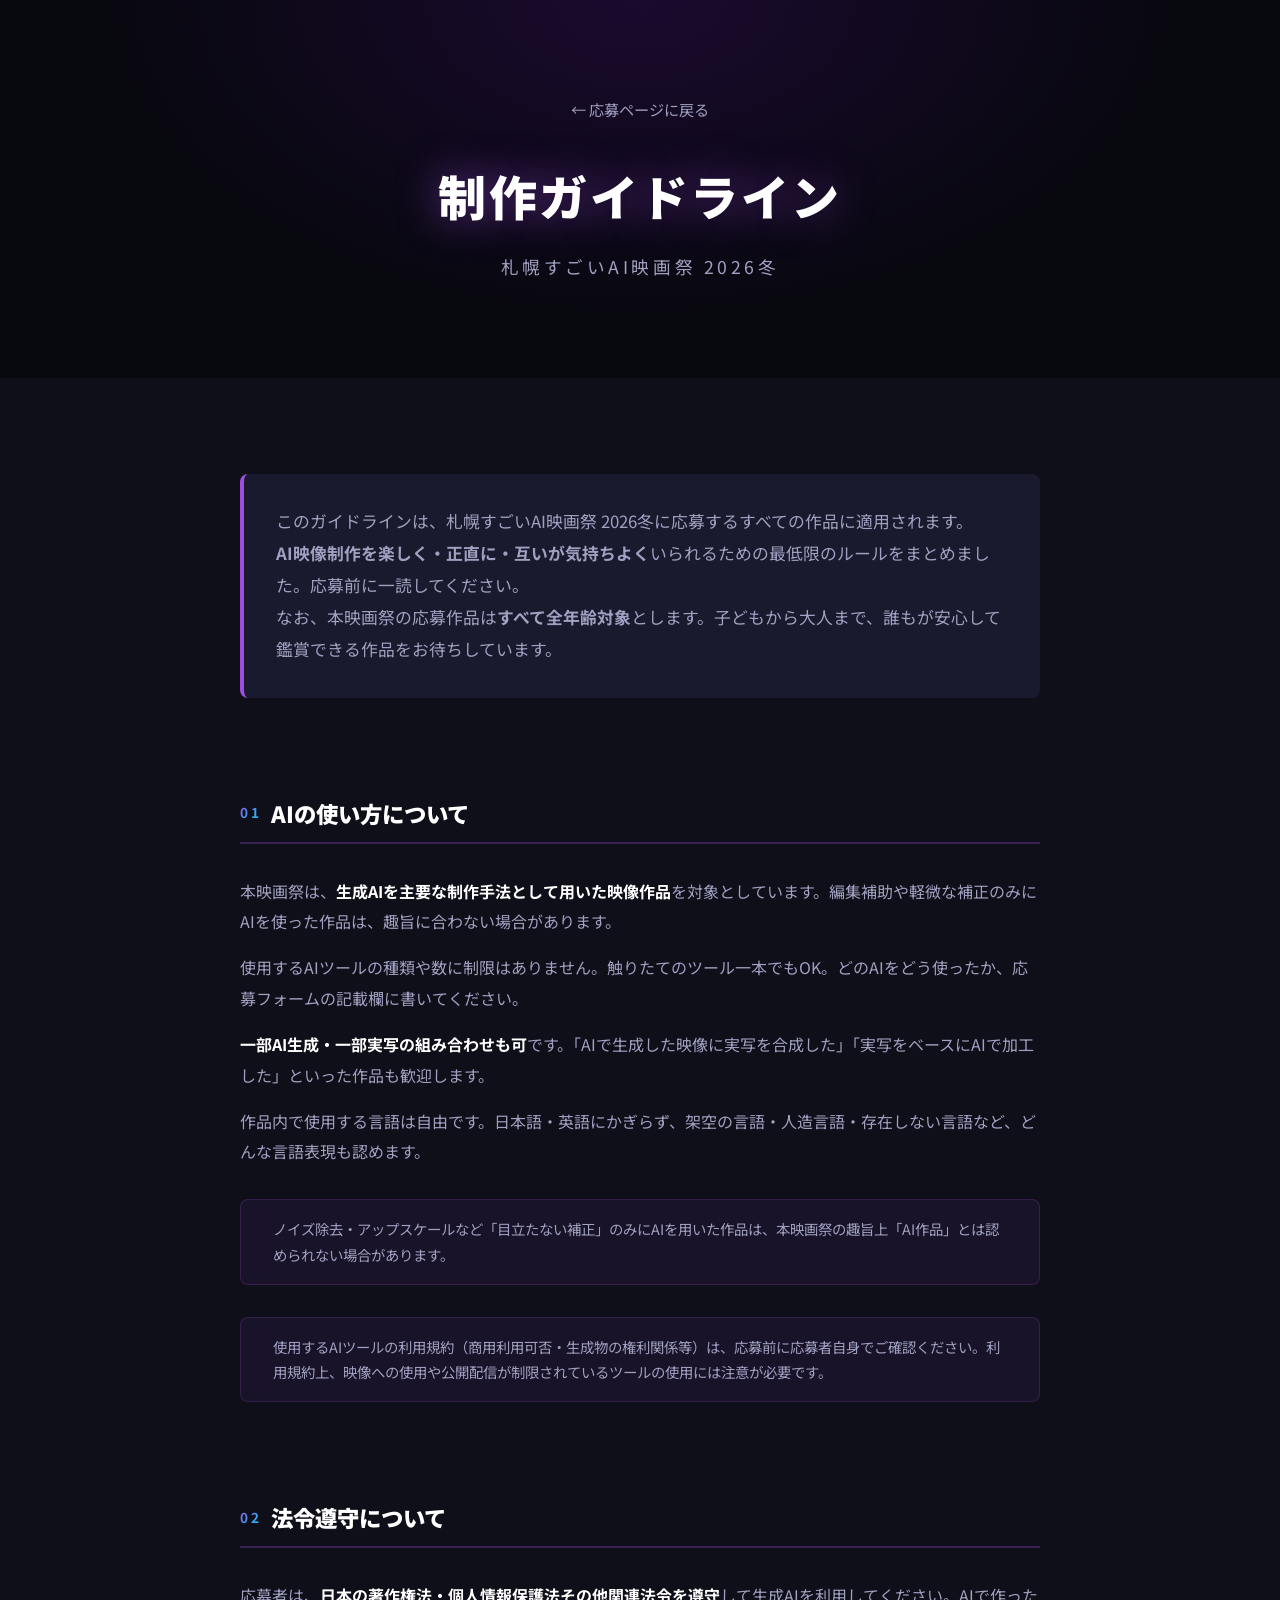
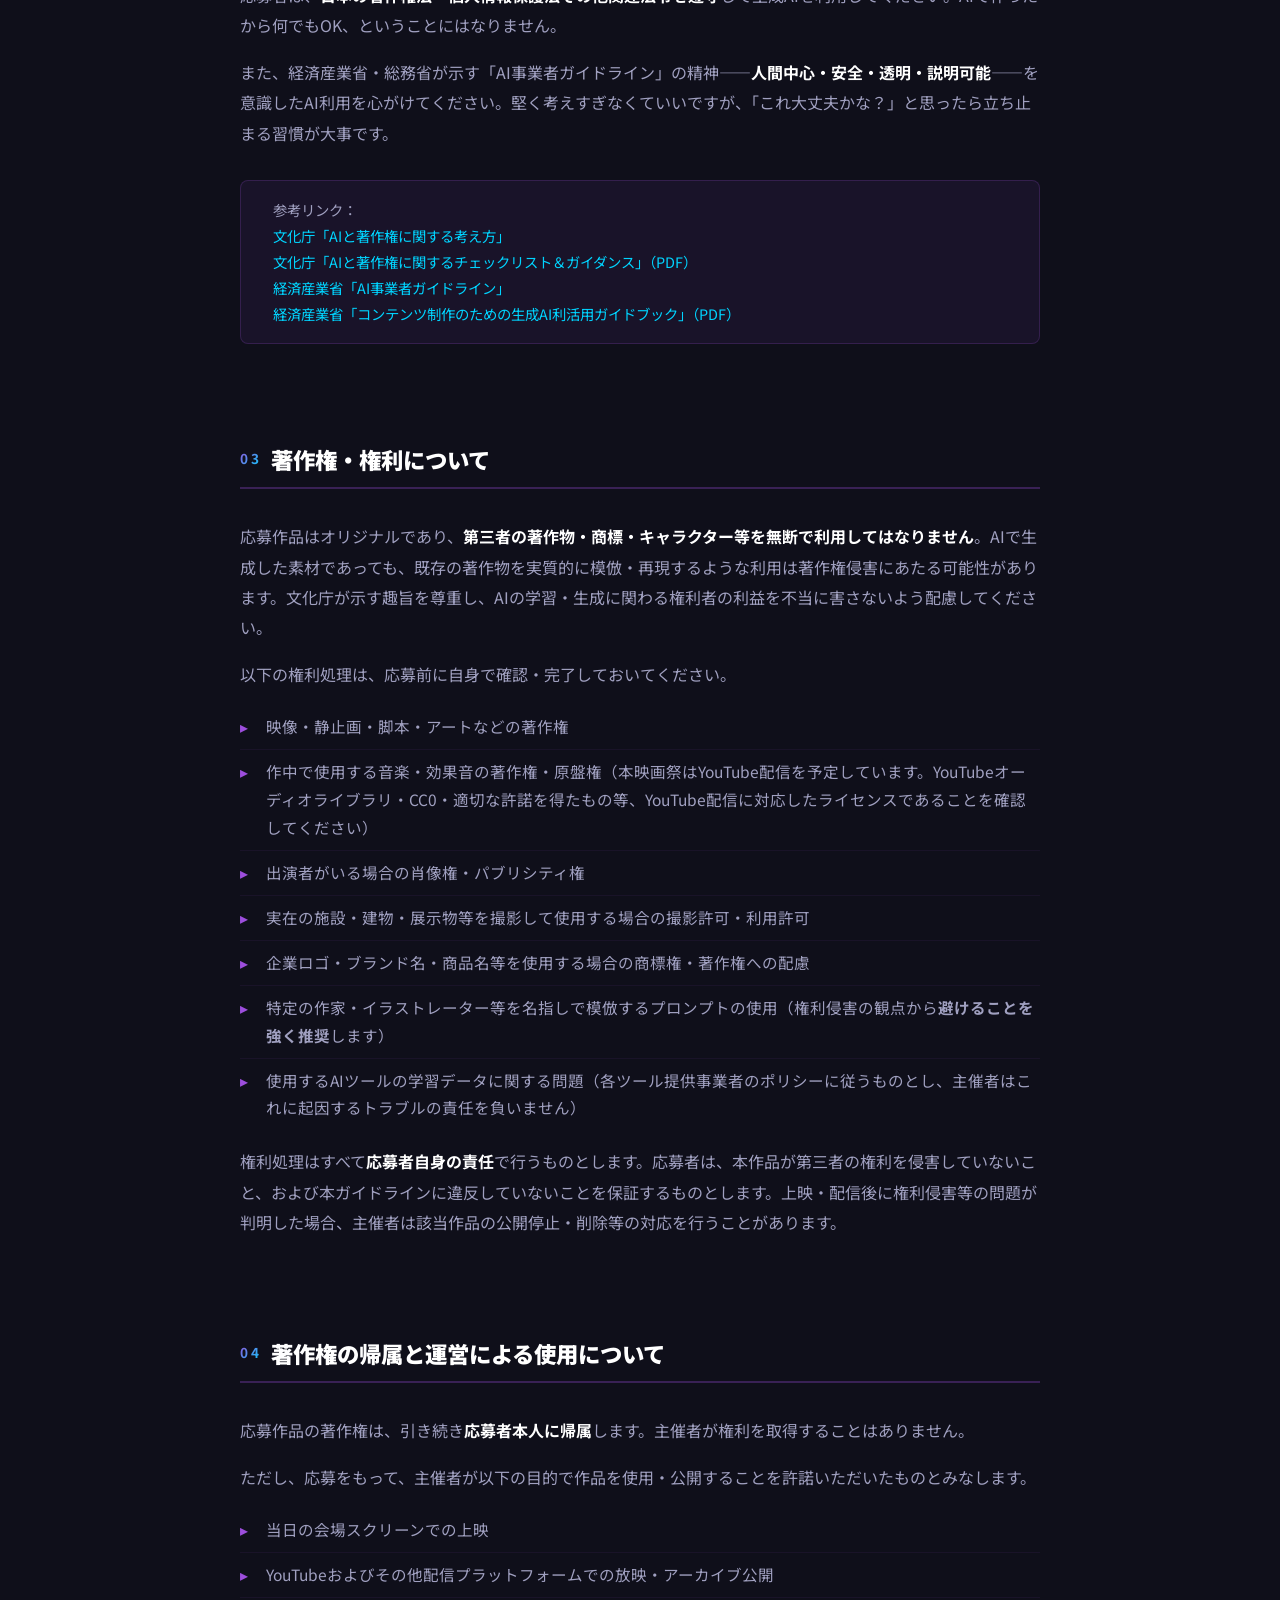
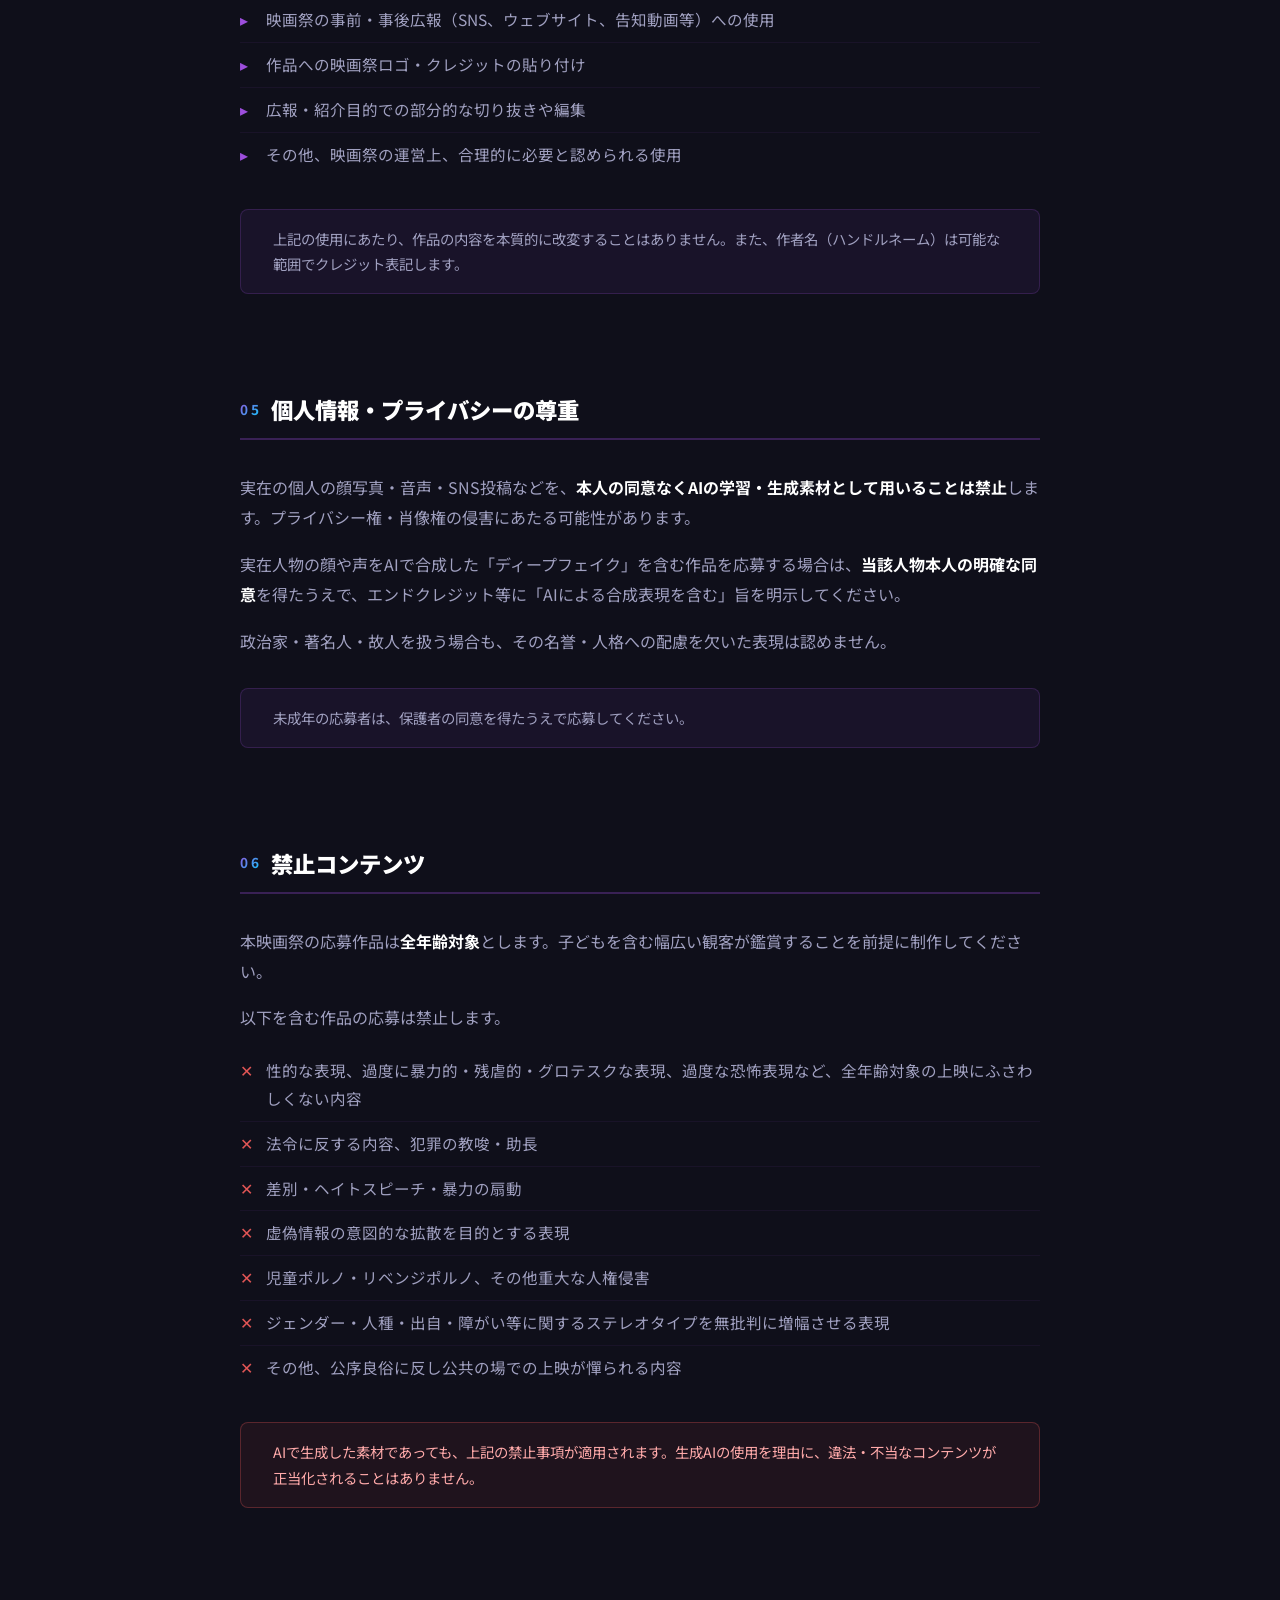
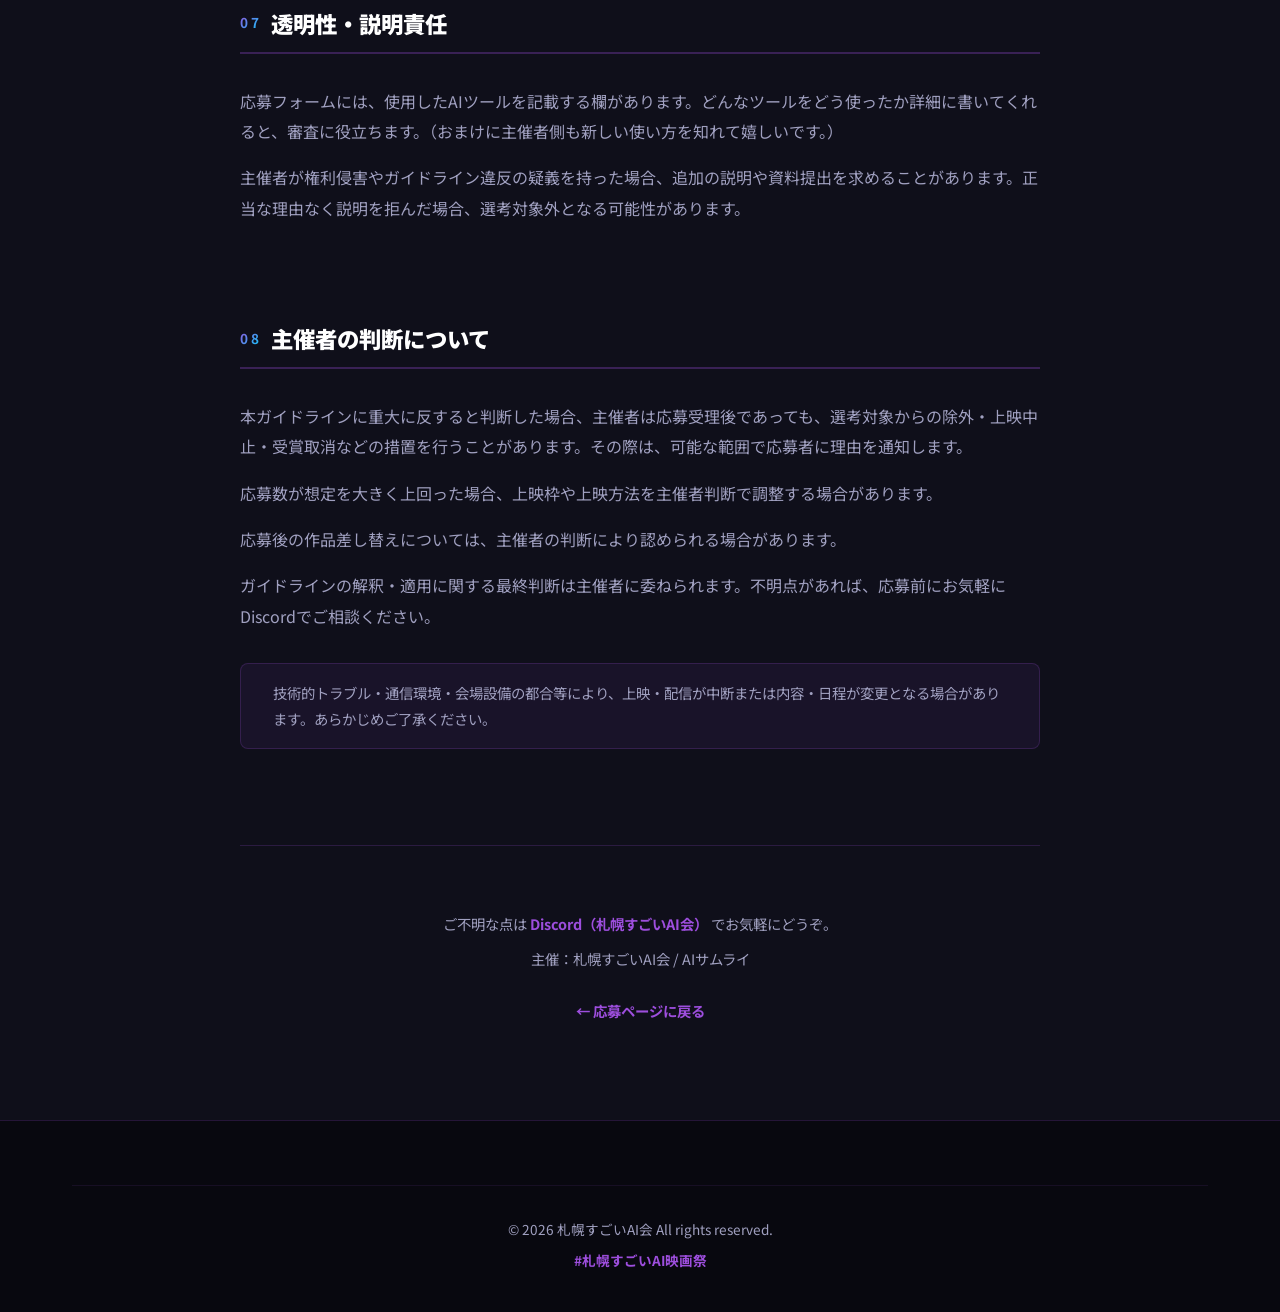
<file: guideline.html>
<!DOCTYPE html>
<html lang="ja">
<head>
    <meta charset="UTF-8">
    <meta name="viewport" content="width=device-width, initial-scale=1.0">
    <title>制作ガイドライン | 札幌すごいAI映画祭 2026冬</title>
    <meta name="description" content="札幌すごいAI映画祭 2026冬の応募作品に関する制作ガイドラインです。">

    <!-- OGP Tags -->
    <meta property="og:title" content="制作ガイドライン | 札幌すごいAI映画祭 2026冬">
    <meta property="og:description" content="札幌すごいAI映画祭 2026冬の応募作品に関する制作ガイドラインです。">
    <meta property="og:type" content="website">
    <meta property="og:url" content="https://film-2026-winter.sugoiai.org/guideline.html">
    <meta property="og:site_name" content="札幌すごいAI映画祭 2026冬">
    <meta property="og:image" content="https://film-2026-winter.sugoiai.org/images/dtceigasmall.jpg">
    <meta property="og:image:width" content="600">
    <meta property="og:image:height" content="400">
    <meta property="og:locale" content="ja_JP">

    <!-- Twitter Card Tags -->
    <meta name="twitter:card" content="summary_large_image">
    <meta name="twitter:title" content="制作ガイドライン | 札幌すごいAI映画祭 2026冬">
    <meta name="twitter:description" content="札幌すごいAI映画祭 2026冬の応募作品に関する制作ガイドラインです。">
    <meta name="twitter:image" content="https://film-2026-winter.sugoiai.org/images/dtceigasmall.jpg">

    <link rel="icon" type="image/png" href="images/logo.png">
    <link rel="apple-touch-icon" href="images/logo.png">
    <link rel="stylesheet" href="style.css">
    <link rel="preconnect" href="https://fonts.googleapis.com">
    <link rel="preconnect" href="https://fonts.gstatic.com" crossorigin>
    <link href="https://fonts.googleapis.com/css2?family=Noto+Sans+JP:wght@400;700;900&display=swap" rel="stylesheet">
    <style>
        .guideline-hero {
            min-height: 40vh;
            display: flex;
            flex-direction: column;
            justify-content: center;
            align-items: center;
            background: radial-gradient(ellipse at center top, #1a0a2e 0%, var(--dark-bg) 60%);
            padding: var(--spacing-xl) 0 var(--spacing-lg);
            text-align: center;
        }

        .back-link {
            display: inline-block;
            color: var(--text-secondary);
            text-decoration: none;
            margin-bottom: var(--spacing-md);
            transition: all 0.3s ease;
            font-size: 0.95rem;
        }

        .back-link:hover {
            color: var(--film-cyan);
            transform: translateX(-4px);
        }

        .guideline-body {
            background: var(--dark-surface);
            padding: var(--spacing-xl) 0;
        }

        .guideline-content {
            max-width: 800px;
            margin: 0 auto;
        }

        .guideline-intro {
            font-size: 1.05rem;
            color: var(--text-secondary);
            line-height: 1.9;
            margin-bottom: var(--spacing-xl);
            padding: var(--spacing-md);
            background: var(--dark-elevated);
            border-left: 4px solid var(--film-purple);
            border-radius: 8px;
        }

        .guideline-section {
            margin-bottom: var(--spacing-xl);
        }

        .guideline-section-title {
            font-size: 1.4rem;
            font-weight: 900;
            margin-bottom: var(--spacing-md);
            padding-bottom: 0.6rem;
            border-bottom: 2px solid rgba(157, 78, 221, 0.3);
            display: flex;
            align-items: center;
            gap: 0.6rem;
        }

        .guideline-section-title .num {
            font-size: 0.85rem;
            font-weight: 700;
            letter-spacing: 0.2em;
            background: var(--accent-gradient);
            -webkit-background-clip: text;
            -webkit-text-fill-color: transparent;
            background-clip: text;
        }

        .guideline-section p {
            color: var(--text-secondary);
            font-size: 1rem;
            line-height: 1.9;
            margin-bottom: var(--spacing-sm);
        }

        .guideline-section p strong {
            color: var(--text-primary);
            font-weight: 700;
        }

        .guideline-list {
            list-style: none;
            padding: 0;
            margin: var(--spacing-sm) 0;
        }

        .guideline-list li {
            padding: 0.5rem 0 0.5rem 1.6rem;
            position: relative;
            color: var(--text-secondary);
            font-size: 0.97rem;
            line-height: 1.8;
            border-bottom: 1px solid rgba(157, 78, 221, 0.07);
        }

        .guideline-list li:last-child {
            border-bottom: none;
        }

        .guideline-list li::before {
            content: "▸";
            position: absolute;
            left: 0;
            color: var(--film-purple);
        }

        .guideline-list.danger li::before {
            content: "✕";
            color: #e05555;
        }

        .guideline-note {
            margin-top: var(--spacing-md);
            padding: var(--spacing-sm) var(--spacing-md);
            background: rgba(157, 78, 221, 0.08);
            border-radius: 8px;
            border: 1px solid rgba(157, 78, 221, 0.2);
            font-size: 0.9rem;
            color: var(--text-secondary);
            line-height: 1.8;
        }

        .guideline-note a {
            color: var(--film-cyan);
            text-decoration: none;
        }

        .guideline-note a:hover {
            text-decoration: underline;
        }

        .guideline-warning {
            margin-top: var(--spacing-md);
            padding: var(--spacing-sm) var(--spacing-md);
            background: rgba(224, 85, 85, 0.08);
            border-radius: 8px;
            border: 1px solid rgba(224, 85, 85, 0.3);
            font-size: 0.9rem;
            color: #ffaaaa;
            line-height: 1.8;
        }

        .guideline-footer-note {
            margin-top: var(--spacing-xl);
            padding-top: var(--spacing-lg);
            border-top: 1px solid rgba(157, 78, 221, 0.2);
            text-align: center;
            color: var(--text-secondary);
            font-size: 0.9rem;
            line-height: 1.9;
        }

        .guideline-footer-note a {
            color: var(--film-purple);
            text-decoration: none;
            font-weight: 700;
        }

        .guideline-footer-note a:hover {
            color: var(--film-cyan);
        }
    </style>
</head>
<body>

    <!-- Hero -->
    <div class="guideline-hero">
        <div class="container">
            <a href="index.html" class="back-link">← 応募ページに戻る</a>
            <h1 class="hero-title" style="animation: none;">
                <span class="title-main" style="font-size: clamp(1.8rem, 5vw, 3rem);">制作ガイドライン</span>
                <span class="title-sub">札幌すごいAI映画祭 2026冬</span>
            </h1>
        </div>
    </div>

    <!-- Body -->
    <div class="guideline-body">
        <div class="container">
            <div class="guideline-content">

                <p class="guideline-intro">
                    このガイドラインは、札幌すごいAI映画祭 2026冬に応募するすべての作品に適用されます。<br>
                    <strong>AI映像制作を楽しく・正直に・互いが気持ちよく</strong>いられるための最低限のルールをまとめました。応募前に一読してください。<br>
                    なお、本映画祭の応募作品は<strong>すべて全年齢対象</strong>とします。子どもから大人まで、誰もが安心して鑑賞できる作品をお待ちしています。
                </p>

                <!-- 1. AIの使い方 -->
                <div class="guideline-section">
                    <h2 class="guideline-section-title">
                        <span class="num">01</span>AIの使い方について
                    </h2>
                    <p>
                        本映画祭は、<strong>生成AIを主要な制作手法として用いた映像作品</strong>を対象としています。編集補助や軽微な補正のみにAIを使った作品は、趣旨に合わない場合があります。
                    </p>
                    <p>
                        使用するAIツールの種類や数に制限はありません。触りたてのツール一本でもOK。どのAIをどう使ったか、応募フォームの記載欄に書いてください。
                    </p>
                    <p>
                        <strong>一部AI生成・一部実写の組み合わせも可</strong>です。「AIで生成した映像に実写を合成した」「実写をベースにAIで加工した」といった作品も歓迎します。
                    </p>
                    <p>
                        作品内で使用する言語は自由です。日本語・英語にかぎらず、架空の言語・人造言語・存在しない言語など、どんな言語表現も認めます。
                    </p>
                    <div class="guideline-note">
                        ノイズ除去・アップスケールなど「目立たない補正」のみにAIを用いた作品は、本映画祭の趣旨上「AI作品」とは認められない場合があります。
                    </div>
                    <div class="guideline-note">
                        使用するAIツールの利用規約（商用利用可否・生成物の権利関係等）は、応募前に応募者自身でご確認ください。利用規約上、映像への使用や公開配信が制限されているツールの使用には注意が必要です。
                    </div>
                </div>

                <!-- 2. 法令遵守 -->
                <div class="guideline-section">
                    <h2 class="guideline-section-title">
                        <span class="num">02</span>法令遵守について
                    </h2>
                    <p>
                        応募者は、<strong>日本の著作権法・個人情報保護法その他関連法令を遵守</strong>して生成AIを利用してください。AIで作ったから何でもOK、ということにはなりません。
                    </p>
                    <p>
                        また、経済産業省・総務省が示す「AI事業者ガイドライン」の精神——<strong>人間中心・安全・透明・説明可能</strong>——を意識したAI利用を心がけてください。堅く考えすぎなくていいですが、「これ大丈夫かな？」と思ったら立ち止まる習慣が大事です。
                    </p>
                    <div class="guideline-note">
                        参考リンク：<br>
                        <a href="https://www.bunka.go.jp/seisaku/chosakuken/aiandcopyright.html" target="_blank" rel="noopener noreferrer">文化庁「AIと著作権に関する考え方」</a><br>
                        <a href="https://www.bunka.go.jp/seisaku/chosakuken/pdf/94097701_01.pdf" target="_blank" rel="noopener noreferrer">文化庁「AIと著作権に関するチェックリスト＆ガイダンス」（PDF）</a><br>
                        <a href="https://www.meti.go.jp/shingikai/mono_info_service/ai_shakai_jisso/20240419_report.html" target="_blank" rel="noopener noreferrer">経済産業省「AI事業者ガイドライン」</a><br>
                        <a href="https://www.meti.go.jp/policy/mono_info_service/contents/ai_guidebook_set.pdf" target="_blank" rel="noopener noreferrer">経済産業省「コンテンツ制作のための生成AI利活用ガイドブック」（PDF）</a>
                    </div>
                </div>

                <!-- 3. 著作権・権利について -->
                <div class="guideline-section">
                    <h2 class="guideline-section-title">
                        <span class="num">03</span>著作権・権利について
                    </h2>
                    <p>
                        応募作品はオリジナルであり、<strong>第三者の著作物・商標・キャラクター等を無断で利用してはなりません</strong>。AIで生成した素材であっても、既存の著作物を実質的に模倣・再現するような利用は著作権侵害にあたる可能性があります。文化庁が示す趣旨を尊重し、AIの学習・生成に関わる権利者の利益を不当に害さないよう配慮してください。
                    </p>
                    <p>以下の権利処理は、応募前に自身で確認・完了しておいてください。</p>
                    <ul class="guideline-list">
                        <li>映像・静止画・脚本・アートなどの著作権</li>
                        <li>作中で使用する音楽・効果音の著作権・原盤権（本映画祭はYouTube配信を予定しています。YouTubeオーディオライブラリ・CC0・適切な許諾を得たもの等、YouTube配信に対応したライセンスであることを確認してください）</li>
                        <li>出演者がいる場合の肖像権・パブリシティ権</li>
                        <li>実在の施設・建物・展示物等を撮影して使用する場合の撮影許可・利用許可</li>
                        <li>企業ロゴ・ブランド名・商品名等を使用する場合の商標権・著作権への配慮</li>
                        <li>特定の作家・イラストレーター等を名指しで模倣するプロンプトの使用（権利侵害の観点から<strong>避けることを強く推奨</strong>します）</li>
                        <li>使用するAIツールの学習データに関する問題（各ツール提供事業者のポリシーに従うものとし、主催者はこれに起因するトラブルの責任を負いません）</li>
                    </ul>
                    <p>
                        権利処理はすべて<strong>応募者自身の責任</strong>で行うものとします。応募者は、本作品が第三者の権利を侵害していないこと、および本ガイドラインに違反していないことを保証するものとします。上映・配信後に権利侵害等の問題が判明した場合、主催者は該当作品の公開停止・削除等の対応を行うことがあります。
                    </p>
                </div>

                <!-- 4. 著作権の帰属と運営側の使用許諾 -->
                <div class="guideline-section">
                    <h2 class="guideline-section-title">
                        <span class="num">04</span>著作権の帰属と運営による使用について
                    </h2>
                    <p>
                        応募作品の著作権は、引き続き<strong>応募者本人に帰属</strong>します。主催者が権利を取得することはありません。
                    </p>
                    <p>
                        ただし、応募をもって、主催者が以下の目的で作品を使用・公開することを許諾いただいたものとみなします。
                    </p>
                    <ul class="guideline-list">
                        <li>当日の会場スクリーンでの上映</li>
                        <li>YouTubeおよびその他配信プラットフォームでの放映・アーカイブ公開</li>
                        <li>映画祭の事前・事後広報（SNS、ウェブサイト、告知動画等）への使用</li>
                        <li>作品への映画祭ロゴ・クレジットの貼り付け</li>
                        <li>広報・紹介目的での部分的な切り抜きや編集</li>
                        <li>その他、映画祭の運営上、合理的に必要と認められる使用</li>
                    </ul>
                    <div class="guideline-note">
                        上記の使用にあたり、作品の内容を本質的に改変することはありません。また、作者名（ハンドルネーム）は可能な範囲でクレジット表記します。
                    </div>
                </div>

                <!-- 5. 個人情報・プライバシー -->
                <div class="guideline-section">
                    <h2 class="guideline-section-title">
                        <span class="num">05</span>個人情報・プライバシーの尊重
                    </h2>
                    <p>
                        実在の個人の顔写真・音声・SNS投稿などを、<strong>本人の同意なくAIの学習・生成素材として用いることは禁止</strong>します。プライバシー権・肖像権の侵害にあたる可能性があります。
                    </p>
                    <p>
                        実在人物の顔や声をAIで合成した「ディープフェイク」を含む作品を応募する場合は、<strong>当該人物本人の明確な同意</strong>を得たうえで、エンドクレジット等に「AIによる合成表現を含む」旨を明示してください。
                    </p>
                    <p>
                        政治家・著名人・故人を扱う場合も、その名誉・人格への配慮を欠いた表現は認めません。
                    </p>
                    <div class="guideline-note">
                        未成年の応募者は、保護者の同意を得たうえで応募してください。
                    </div>
                </div>

                <!-- 6. 禁止コンテンツ -->
                <div class="guideline-section">
                    <h2 class="guideline-section-title">
                        <span class="num">06</span>禁止コンテンツ
                    </h2>
                    <p>
                        本映画祭の応募作品は<strong>全年齢対象</strong>とします。子どもを含む幅広い観客が鑑賞することを前提に制作してください。
                    </p>
                    <p>以下を含む作品の応募は禁止します。</p>
                    <ul class="guideline-list danger">
                        <li>性的な表現、過度に暴力的・残虐的・グロテスクな表現、過度な恐怖表現など、全年齢対象の上映にふさわしくない内容</li>
                        <li>法令に反する内容、犯罪の教唆・助長</li>
                        <li>差別・ヘイトスピーチ・暴力の扇動</li>
                        <li>虚偽情報の意図的な拡散を目的とする表現</li>
                        <li>児童ポルノ・リベンジポルノ、その他重大な人権侵害</li>
                        <li>ジェンダー・人種・出自・障がい等に関するステレオタイプを無批判に増幅させる表現</li>
                        <li>その他、公序良俗に反し公共の場での上映が憚られる内容</li>
                    </ul>
                    <div class="guideline-warning">
                        AIで生成した素材であっても、上記の禁止事項が適用されます。生成AIの使用を理由に、違法・不当なコンテンツが正当化されることはありません。
                    </div>
                </div>

                <!-- 7. 透明性 -->
                <div class="guideline-section">
                    <h2 class="guideline-section-title">
                        <span class="num">07</span>透明性・説明責任
                    </h2>
                    <p>
                        応募フォームには、使用したAIツールを記載する欄があります。どんなツールをどう使ったか詳細に書いてくれると、審査に役立ちます。（おまけに主催者側も新しい使い方を知れて嬉しいです。）
                    </p>
                    <p>
                        主催者が権利侵害やガイドライン違反の疑義を持った場合、追加の説明や資料提出を求めることがあります。正当な理由なく説明を拒んだ場合、選考対象外となる可能性があります。
                    </p>
                </div>

                <!-- 8. 主催者の裁量 -->
                <div class="guideline-section">
                    <h2 class="guideline-section-title">
                        <span class="num">08</span>主催者の判断について
                    </h2>
                    <p>
                        本ガイドラインに重大に反すると判断した場合、主催者は応募受理後であっても、選考対象からの除外・上映中止・受賞取消などの措置を行うことがあります。その際は、可能な範囲で応募者に理由を通知します。
                    </p>
                    <p>
                        応募数が想定を大きく上回った場合、上映枠や上映方法を主催者判断で調整する場合があります。
                    </p>
                    <p>
                        応募後の作品差し替えについては、主催者の判断により認められる場合があります。
                    </p>
                    <p>
                        ガイドラインの解釈・適用に関する最終判断は主催者に委ねられます。不明点があれば、応募前にお気軽にDiscordでご相談ください。
                    </p>
                    <div class="guideline-note">
                        技術的トラブル・通信環境・会場設備の都合等により、上映・配信が中断または内容・日程が変更となる場合があります。あらかじめご了承ください。
                    </div>
                </div>

                <div class="guideline-footer-note">
                    <p>ご不明な点は <a href="https://discord.gg/Ve2tQeN7cw" target="_blank" rel="noopener noreferrer">Discord（札幌すごいAI会）</a> でお気軽にどうぞ。</p>
                    <p style="margin-top: 0.5rem;">主催：札幌すごいAI会 / AIサムライ</p>
                    <p style="margin-top: 1.5rem;"><a href="index.html">← 応募ページに戻る</a></p>
                </div>

            </div>
        </div>
    </div>

    <!-- Footer -->
    <footer class="footer">
        <div class="container">
            <div class="footer-bottom">
                <p>&copy; 2026 札幌すごいAI会 All rights reserved.</p>
                <p class="footer-hashtag">#札幌すごいAI映画祭</p>
            </div>
        </div>
    </footer>

</body>
</html>
</file>
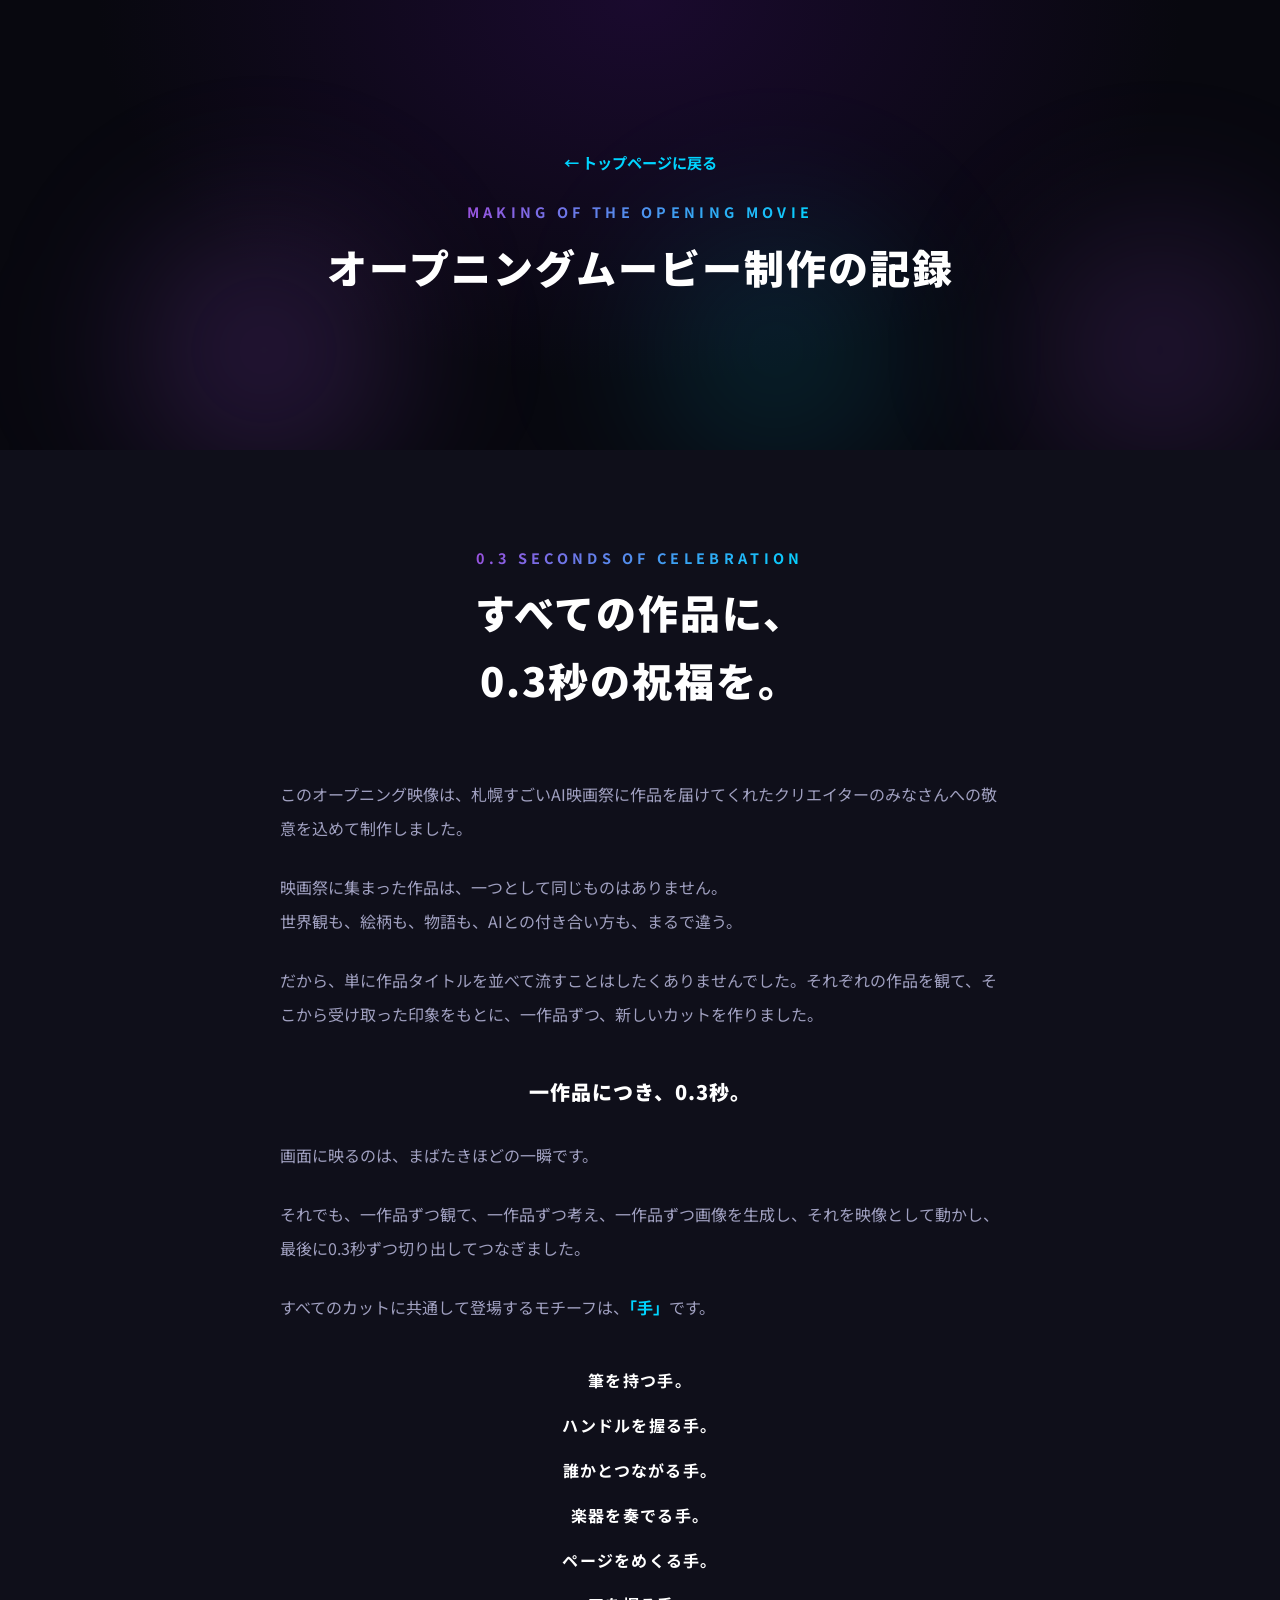
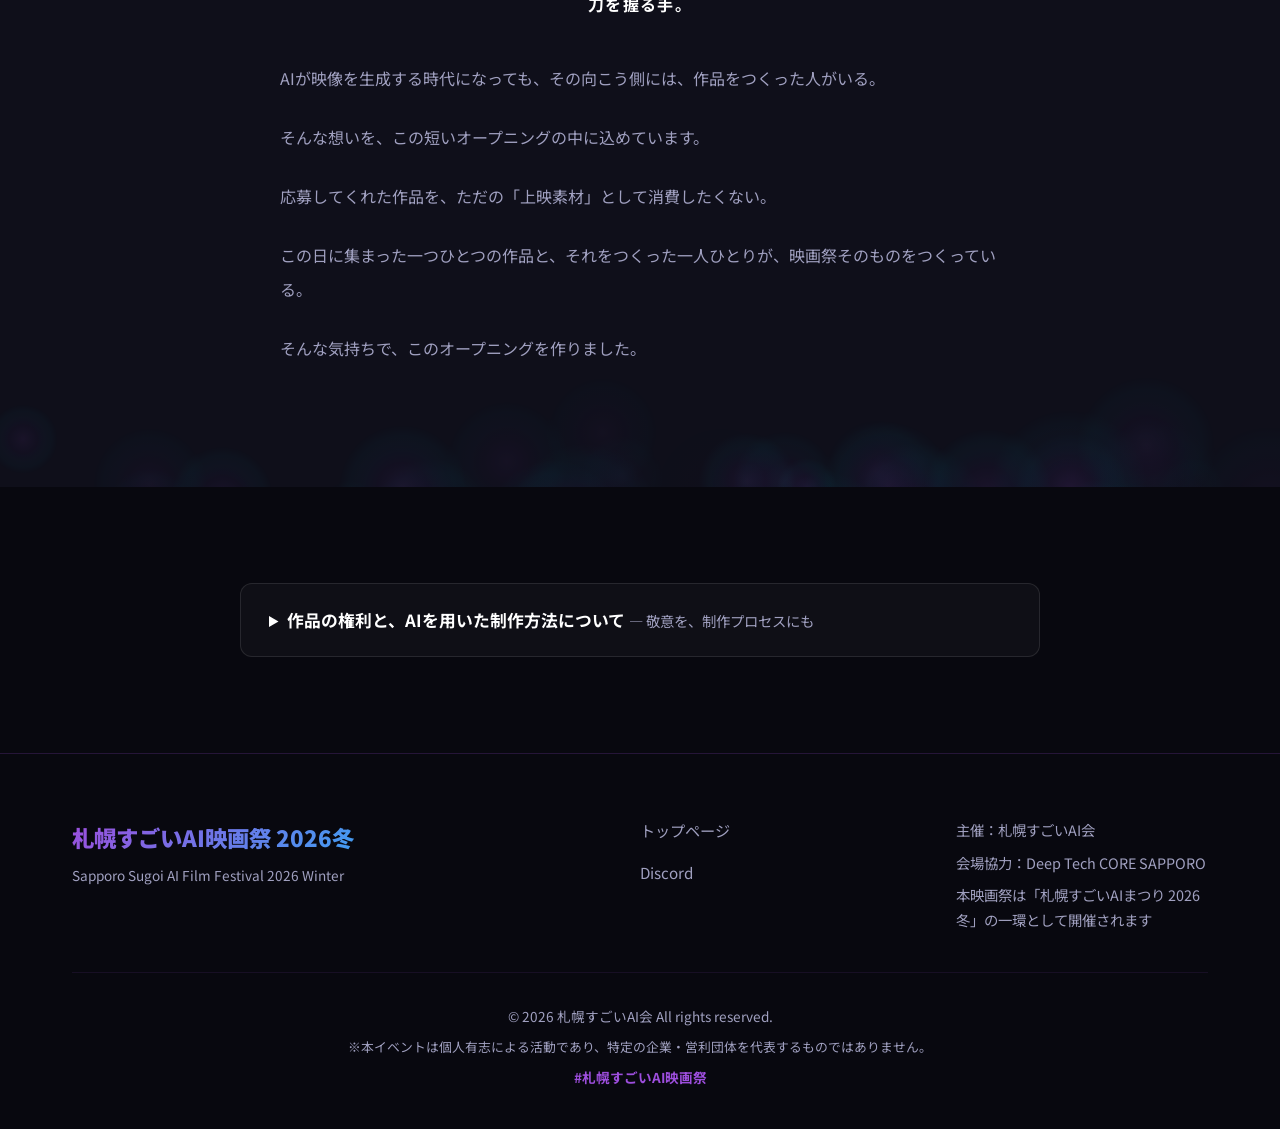
<file: opening.html>
<!DOCTYPE html>
<html lang="ja">
<head>
    <meta charset="UTF-8">
    <meta name="viewport" content="width=device-width, initial-scale=1.0">
    <title>オープニングムービー制作の記録 | 札幌すごいAI映画祭 2026冬</title>
    <meta name="description" content="すべての作品に、0.3秒の祝福を。札幌すごいAI映画祭 2026冬 オープニングムービーの制作記録。各作品の印象的なシーンや物語の続きを「手」にフォーカスして描いた全シーンの記録です。">
    <!-- OGP Tags -->
    <meta property="og:title" content="オープニングムービー制作の記録 | 札幌すごいAI映画祭 2026冬">
    <meta property="og:description" content="すべての作品に、0.3秒の祝福を。各作品の印象的なシーンや物語の続きを「手」にフォーカスして描いた全シーンの記録です。">
    <meta property="og:type" content="website">
    <meta property="og:url" content="https://film-2026-winter.sugoiai.org/opening.html">
    <meta property="og:site_name" content="札幌すごいAI映画祭 2026冬">
    <meta property="og:image" content="https://film-2026-winter.sugoiai.org/images/dtceigasmall.jpg">
    <meta property="og:image:width" content="600">
    <meta property="og:image:height" content="400">
    <meta property="og:locale" content="ja_JP">
    <!-- Twitter Card Tags -->
    <meta name="twitter:card" content="summary_large_image">
    <meta name="twitter:title" content="オープニングムービー制作の記録 | 札幌すごいAI映画祭 2026冬">
    <meta name="twitter:description" content="すべての作品に、0.3秒の祝福を。オープニングムービーの制作記録。">
    <meta name="twitter:image" content="https://film-2026-winter.sugoiai.org/images/dtceigasmall.jpg">
    <!-- Favicon -->
    <link rel="icon" type="image/png" href="images/logo.png">
    <link rel="apple-touch-icon" href="images/logo.png">
    <link rel="stylesheet" href="style.css">
    <link rel="preconnect" href="https://fonts.googleapis.com">
    <link rel="preconnect" href="https://fonts.gstatic.com" crossorigin>
    <link href="https://fonts.googleapis.com/css2?family=Noto+Sans+JP:wght@400;700;900&display=swap" rel="stylesheet">
</head>
<body>

    <!-- Hero Section -->
    <section class="section sp-hero">
        <div class="hero-background">
            <div class="film-particle"></div>
            <div class="film-particle"></div>
            <div class="film-particle"></div>
        </div>
        <div class="container sp-hero-content">
            <a href="index.html" class="sp-back-link">← トップページに戻る</a>
            <h1 class="section-title" style="margin-top: 1.5rem;">
                <span class="title-en">MAKING OF THE OPENING MOVIE</span>
                <span class="title-ja">オープニングムービー制作の記録</span>
            </h1>
        </div>
    </section>

    <!-- Story Section -->
    <section id="story" class="section overview">
        <canvas id="filmGrainCanvas" class="film-grain-canvas"></canvas>
        <div class="container">
            <div class="section-header">
                <h2 class="section-title">
                    <span class="title-en">0.3 SECONDS OF CELEBRATION</span>
                    <span class="title-ja">すべての作品に、<br>0.3秒の祝福を。</span>
                </h2>
            </div>
            <div class="op-story">
                <p>このオープニング映像は、札幌すごいAI映画祭に作品を届けてくれたクリエイターのみなさんへの敬意を込めて制作しました。</p>
                <p>映画祭に集まった作品は、一つとして同じものはありません。<br>世界観も、絵柄も、物語も、AIとの付き合い方も、まるで違う。</p>
                <p>だから、単に作品タイトルを並べて流すことはしたくありませんでした。それぞれの作品を観て、そこから受け取った印象をもとに、一作品ずつ、新しいカットを作りました。</p>
                <p class="op-emphasis">一作品につき、0.3秒。</p>
                <p>画面に映るのは、まばたきほどの一瞬です。</p>
                <p>それでも、一作品ずつ観て、一作品ずつ考え、一作品ずつ画像を生成し、それを映像として動かし、最後に0.3秒ずつ切り出してつなぎました。</p>
                <p>すべてのカットに共通して登場するモチーフは、<span class="op-motif">「手」</span>です。</p>
                <div class="op-hands">
                    <p>筆を持つ手。</p>
                    <p>ハンドルを握る手。</p>
                    <p>誰かとつながる手。</p>
                    <p>楽器を奏でる手。</p>
                    <p>ページをめくる手。</p>
                    <p>刀を握る手。</p>
                </div>
                <p>AIが映像を生成する時代になっても、その向こう側には、作品をつくった人がいる。</p>
                <p>そんな想いを、この短いオープニングの中に込めています。</p>
                <p>応募してくれた作品を、ただの「上映素材」として消費したくない。</p>
                <p>この日に集まった一つひとつの作品と、それをつくった一人ひとりが、映画祭そのものをつくっている。</p>
                <p>そんな気持ちで、このオープニングを作りました。</p>
            </div>
        </div>
    </section>

    <!-- Rights & Production Section -->
    <section id="rights" class="section">
        <div class="container">
            <details class="op-details">
                <summary><strong>作品の権利と、AIを用いた制作方法について</strong> <span class="op-details-note">— 敬意を、制作プロセスにも</span></summary>

                <h3>基本的な考え方</h3>
                <p>このオープニング映像の制作では、<strong>応募作品そのものを画像生成AI・動画生成AIへの参照画像や入力素材として使用していません。</strong></p>
                <p>各作品を鑑賞したうえで、その作品から受け取った世界観や印象をもとにプロンプトを作成し、オープニング用の画像を新たに生成しています。</p>
                <p>さらに、それらの新規生成画像を動画生成AIへの入力として使用し、映像化しました。</p>
                <p>制作フローは、</p>
                <div class="op-flow">応募作品を鑑賞 → 着想・プロンプト作成 → 新規画像を生成 → その画像から動画を生成 → 編集 → 各作品0.3秒を使用</div>
                <p>という形です。</p>

                <h3>制作開始時点での考え方について</h3>
                <p>オープニング映像の制作作業は、作者のみなさまへのオプトアウト確認期限より前から開始しています。</p>
                <p>制作にあたっては、応募作品そのものの画像・映像を生成AIへの参照素材として入力するのではなく、主催者が各作品を鑑賞し、そこから得た着想やモチーフをもとに、テキストプロンプトによって新たな画像を制作する方法を採用しました。</p>
                <p>これは、著作権がアイデアや着想そのものではなく具体的な創作的表現を保護するものであるという一般的な考え方を踏まえ、<strong>作品から着想を得て別個の表現を新たに制作すること自体については、通常の創作活動の範囲として制作を開始できる</strong>と主催者側で判断したためです。</p>
                <p>一方で、法律上許されるかどうかという問題と、作者自身が自分の作品を映画祭のオープニング映像のモチーフとして扱われることを望むかどうかは、別の問題だと考えました。</p>
                <p>そのため、制作作業そのものは先行して進めながら、公開前にすべての作者へ制作方法を説明し、モチーフとして扱われることを希望しない場合には辞退できる機会を設けました。辞退の申し出があった作品については、制作済みであった場合も含め、最終的なオープニング映像には使用しない方針としていました。</p>
                <p>結果として、オプトアウトの申し出はありませんでした。</p>
                <p>私たちは、<strong>「法律上できると考えること」と「作者への敬意をもって扱うこと」は同じではない</strong>と考えています。</p>
                <p>その両方を大切にするため、このような制作・確認プロセスを採用しました。</p>

                <h3>作者のみなさまへの事前確認</h3>
                <p>制作にあたっては、作品を応募いただいた作者のみなさまへ、オープニング映像の制作方法と作品モチーフの利用について、公開に先立ってメールで案内しました。</p>
                <p>案内では、</p>
                <ul class="apply-list">
                    <li>作品に登場する要素や場面をモチーフとして、主催者側で新しい映像を制作すること</li>
                    <li>応募作品の画像・映像そのものを、AI生成時の参照画像・参照映像として使用しないこと</li>
                    <li>オープニング映像は応募作品とは独立して、主催者自身がプロンプト等を用いて新規制作すること</li>
                    <li>自身の作品をモチーフとして扱うことを希望しない場合は、期限までに連絡いただければ使用しないこと</li>
                </ul>
                <p>を明示しました。</p>
                <p><strong>この案内に対するオプトアウトの申請は0件でした。</strong></p>
                <p>また、数名の作者からは、</p>
                <p><strong>「モチーフとしての使用を承認します」</strong><br><strong>「楽しみにしています」</strong></p>
                <p>といった趣旨のお返事もいただきました。</p>
                <p>もちろん、返信がなかったこと自体を積極的な「賛同」として扱っているわけではありません。</p>
                <p>事前に制作方法と辞退方法を提示し、辞退の意思が示された作品については使用しない、という形で制作しました。</p>

                <h4>他コンテスト等への応募が確認できた作品について</h4>
                <p>応募時の情報などから、<strong>別のコンテスト等へ応募中であることが明示されていた作品については、通常の一斉案内とは別に個別の確認も行いました。</strong></p>
                <p>映画祭側で問題ないと判断するのではなく、他コンテストの応募条件や権利関係への影響も考慮し、必要な作品については作者本人へ別経路で確認しています。</p>

                <details class="op-subdetails">
                    <summary>実際に作者のみなさまへ送付した案内メールを見る</summary>
                    <div class="op-mail">
                        <p class="op-mail-subject">【8/25まで確認依頼】映画祭OPにおける作品モチーフの利用_札幌すごいAI映画祭2026冬運営</p>
                        <p>札幌すごいAI映画祭2026冬 応募者各位</p>
                        <p>お世話になっております。札幌すごいAI映画祭主催の岸本悠佑です。</p>
                        <p>この度は、作品をご応募いただき誠にありがとうございました。</p>
                        <p>映画祭オープニング映像について1点、8月25日(火)18:00までのご確認の依頼です。</p>
                        <p>今回のオープニング映像では、作品に登場する要素や場面をモチーフとして短い映像（1作品につき数秒）を、主催者側で新規制作して使用する予定です。</p>
                        <p><strong>ご自身の作品をモチーフとして扱うことを希望されない場合は、8月25日(火)18:00までにご連絡ください。その場合は使用いたしません。</strong></p>
                        <p>なお、制作にあたっては以下のとおり取り扱います。</p>
                        <ul class="apply-list">
                            <li>作品に登場する要素や場面をモチーフとして、オープニング映像用の短い映像を主催者側で新たに生成するものです。</li>
                            <li>応募作品の画像・映像そのものを、生成時の参照画像や参照映像として使用することはありません。</li>
                            <li>オープニング映像は、応募作品とは独立して、主催者自身がプロンプト等を用いて新規制作します。</li>
                        </ul>
                        <p>皆さまからお預かりした作品を、権利の上でも心情的にも大切に扱ったうえで、映画祭そのものも楽しんでいただけるよう準備しています。短納期で恐縮ですが、以上の内容をご確認いただければ幸いでございます。</p>
                        <p>いよいよ来週土曜に開催です。当日を楽しみにしていただければ幸いです。</p>
                        <p>札幌すごいAI映画祭2026冬主催｜札幌すごいAI会 代表<br>岸本悠佑</p>
                    </div>
                </details>

                <h3>使用した画像生成プロンプト・生成履歴</h3>
                <p>オープニング用画像については、<strong>作品ごとに新規生成を行った履歴を公開しています。</strong></p>
                <p>これらの履歴からも、応募作品の画像や映像そのものを参照画像として入力するのではなく、テキストによる指示からオープニング用画像を制作した過程を確認できます。</p>
                <p>※履歴には、オプトアウトの確認期限（8月25日）より前の日時のものが含まれます。前述のとおり、制作作業は確認期限に先行して進め、辞退の連絡があった作品は最終映像に使用しない、という運用でした。</p>
                <ul class="op-links">
                    <li><span class="op-work-name">カミツギ</span> — <a href="https://chatgpt.com/share/6a8a6f79-c280-83e9-85d6-7a4e78bb7b62" target="_blank" rel="noopener noreferrer">生成履歴を見る</a></li>
                    <li><span class="op-work-name">TIME LIMIT</span> — <a href="https://chatgpt.com/share/6a8a694b-45a0-83ee-bd1f-763234173beb" target="_blank" rel="noopener noreferrer">生成履歴を見る</a></li>
                    <li><span class="op-work-name">振り子のひとりごと</span> — <a href="https://chatgpt.com/share/6a8a69ac-3638-83ee-99b4-edf193c178b8" target="_blank" rel="noopener noreferrer">生成履歴を見る</a> / <a href="https://chatgpt.com/share/6a8a69b8-0e04-83ee-990f-3e3bbb4d3c9e" target="_blank" rel="noopener noreferrer">その2</a></li>
                    <li><span class="op-work-name">RIDE OF THE LIVING DEAD</span> — <a href="https://chatgpt.com/share/6a8a7d2f-1ec0-83e8-b64c-411c13cdd13b" target="_blank" rel="noopener noreferrer">生成履歴を見る</a></li>
                    <li><span class="op-work-name">Senior in Joke Land</span> — <a href="https://chatgpt.com/share/6a8a7ea3-5f6c-83e8-9672-577d96b86a9f" target="_blank" rel="noopener noreferrer">生成履歴を見る</a></li>
                    <li><span class="op-work-name">ウサギはランドリーにいる</span> — <a href="https://chatgpt.com/share/6a8a9ffc-d100-83e9-844e-bc008bbe3310" target="_blank" rel="noopener noreferrer">生成履歴を見る</a></li>
                    <li><span class="op-work-name">わすれもの</span> — <a href="https://chatgpt.com/share/6a8aa798-6804-83ee-81ab-866f989ccd88" target="_blank" rel="noopener noreferrer">生成履歴を見る</a></li>
                    <li><span class="op-work-name">プロフェッショナル・トランペッター(s)</span> — <a href="https://chatgpt.com/share/6a8aa9ef-49cc-83e9-a5d4-cb8e6a723ccd" target="_blank" rel="noopener noreferrer">生成履歴を見る</a></li>
                    <li><span class="op-work-name">おかげ／OKAGE ＜現地上映のみ＞</span> — <a href="https://chatgpt.com/share/6a8aadb6-c418-83e8-ac75-98bf24cf4a8d" target="_blank" rel="noopener noreferrer">生成履歴を見る</a></li>
                    <li><span class="op-work-name">FLICK FLICKER</span> — <a href="https://chatgpt.com/share/6a8aafa1-22a8-83e9-9cce-1a88967ae337" target="_blank" rel="noopener noreferrer">生成履歴を見る</a></li>
                    <li><span class="op-work-name">旅の続きは、あの世でまた</span> — <a href="https://chatgpt.com/share/6a8ab0f1-347c-83e8-9874-4749f7c2ea33" target="_blank" rel="noopener noreferrer">生成履歴を見る</a></li>
                    <li><span class="op-work-name">卒業</span> — <a href="https://chatgpt.com/share/6a8ab2fe-eabc-83ee-8ea8-291a2879fed3" target="_blank" rel="noopener noreferrer">生成履歴を見る</a></li>
                    <li><span class="op-work-name">水槽のミナ</span> — <a href="https://chatgpt.com/share/6a8ab3d7-cffc-83e9-a902-890bc3a499a0" target="_blank" rel="noopener noreferrer">生成履歴を見る</a></li>
                    <li><span class="op-work-name">havighurst</span> — <a href="https://chatgpt.com/share/6a8ab5d4-d0f4-83e8-95a9-7a0683a84d2b" target="_blank" rel="noopener noreferrer">生成履歴を見る</a></li>
                    <li><span class="op-work-name">juu</span> — <a href="https://chatgpt.com/share/6a8ab7bc-9ae4-83ee-9bf5-7908de831f2a" target="_blank" rel="noopener noreferrer">生成履歴を見る</a></li>
                    <li><span class="op-work-name">世界の決断　WORLD TRIAL</span> — <a href="https://chatgpt.com/share/6a8abca3-cde8-83e9-9b0a-26470956c86a" target="_blank" rel="noopener noreferrer">生成履歴を見る</a></li>
                    <li><span class="op-work-name">EON</span> — <a href="https://chatgpt.com/share/6a8abf6a-6ab0-83ee-9c0b-6183eb66a160" target="_blank" rel="noopener noreferrer">生成履歴を見る</a></li>
                    <li><span class="op-work-name">ふっとココロニア</span> — <a href="https://chatgpt.com/share/6a8ac7d4-c15c-83e8-9630-21559dd7f4ca" target="_blank" rel="noopener noreferrer">生成履歴を見る</a></li>
                    <li><span class="op-work-name">MIRA: THE SAMURAI SWORD</span> — <a href="https://chatgpt.com/share/6a8ac0e4-02f0-83ee-bdba-8213fd6ee38c" target="_blank" rel="noopener noreferrer">生成履歴を見る</a></li>
                </ul>

                <h3>動画生成について</h3>
                <p>上記の工程で新たに制作した画像を参照画像として、動画生成AIで映像化しました。</p>
                <p>動画生成時には、各画像の構図や世界観を維持しながら、<strong>「手」</strong>を映像上の主人公として扱うことを共通ルールとしています。</p>
                <p>たとえば、</p>
                <ul class="apply-list">
                    <li>筆で絵を描く</li>
                    <li>ハンドルを握る</li>
                    <li>コーヒーを投げる</li>
                    <li>握手する</li>
                    <li>ぬいぐるみを支える</li>
                    <li>手をつないで歩く</li>
                    <li>トランペットを演奏する</li>
                    <li>タバコを手渡す</li>
                    <li>本のページをめくる</li>
                    <li>刀を振る</li>
                    <li>魔法を放つ</li>
                </ul>
                <p>といった、それぞれの作品から着想した動作を指定しています。</p>
                <p>動画生成時のプロンプトでは、手の形状や指の本数、物体の持ち方などが不自然に変形しないこと、作品ごとのビジュアルスタイルを意図せず変更しないことなども明示して生成しています。</p>
                <p>そして、その生成映像から最終的に<strong>一作品につき0.3秒</strong>を切り出し、オープニング映像として編集しています。</p>
                <p><strong>使用モデル・サービス</strong>：Seedance 2.5 / Higgsfield</p>

                <details class="op-subdetails">
                    <summary>実際に使用した動画生成プロンプトを見る</summary>
                    <h4>動画生成プロンプト①</h4>
                    <pre class="op-prompt">Create a 10-second cinematic montage consisting of 10 consecutive shots, exactly 1.0 second per shot.
REFERENCE IMAGE RULE:
Use IMG1 through IMG10 as visual composition references for their corresponding shots, NOT as mandatory first frames. Each image defines the subject design, hand appearance, clothing, environment, art style, camera angle, framing, lighting, and overall visual identity of its shot. Reconstruct each scene naturally in motion.
GLOBAL RULE:
The hands are the visual protagonist of every shot. Keep the hands prominently framed and in sharp focus throughout. Do not cut to faces, full bodies, or wide establishing shots. Preserve correct hand anatomy, finger count, grip mechanics, object geometry, and the art style of each reference image. Use hard cuts exactly every 1.0 second, with no dissolves or transitional blending.
0.0–1.0s — IMG1:
A hand actively paints a traditional ink illustration with a brush. The brush moves naturally across the surface, laying down fresh black ink. Keep the fingers, brush tip, and newly painted ink in focus.
1.0–2.0s — IMG2:
Hands drive the vehicle, firmly gripping the steering wheel and making a small, natural steering adjustment. The background moves to communicate forward motion while the camera remains focused on the hands.
2.0–3.0s — IMG3:
A hand forcefully throws coffee toward another person. The wrist snaps forward and the coffee bursts outward in a dynamic airborne splash. Track the throwing hand while keeping it sharply visible.
3.0–4.0s — IMG4:
Hands grip the front of the moving mine-cart attraction as the cart travels rapidly forward. The hands react subtly to vibration and momentum while the background rushes past. Keep the camera locked onto the gripping hands.
4.0–5.0s — IMG5:
Two characters shake hands. Their joined hands perform one short, clearly readable handshake motion. Keep the handshake centered and preserve the distinct visual design of each character's hand.
5.0–6.0s — IMG6:
A hand supports the rabbit plush toy to prevent it from falling. The plush begins to tilt, and the hand gently catches and steadies it. Emphasize the contact between the hand and the plush.
6.0–7.0s — IMG7:
Two women walk forward while holding hands. Keep their joined hands continuously centered and tracked by the camera as their arms naturally sway. The background moves past them while focus remains locked on their hands.
7.0–8.0s — IMG8:
Hands actively play the trumpet. The main hand rapidly presses and releases the valves in a believable musical sequence while the other hand supports the instrument. Focus tightly on the moving fingers.
8.0–9.0s — IMG9:
A hand inserts the charging cable into the charging port. Start with the connector immediately beside the port, then smoothly push it completely into place. Keep the fingertips, connector, and port sharply visible.
9.0–10.0s — IMG10:
A hand energetically plays the guitar, performing a quick rhythmic strumming or picking motion across the strings. The strings visibly react while the hand remains the primary focal point.
MOTION AND CONSISTENCY:
Each action must begin immediately and remain clearly readable within its one-second shot. Avoid unnecessary camera movement. No hand morphing, extra fingers, fused fingers, duplicated limbs, disappearing objects, incorrect grips, or unintended changes in visual style. Every shot should feel like a brief moving continuation of its corresponding reference composition.</pre>
                    <h4>動画生成プロンプト②</h4>
                    <pre class="op-prompt">Create a 10-second cinematic montage consisting of 10 consecutive shots, exactly 1.0 second per shot.
REFERENCE IMAGE RULE:
Use IMG1 through IMG10 as visual composition references for their corresponding shots, NOT as mandatory first frames. Each image defines the subject design, hand appearance, clothing, environment, art style, camera angle, framing, lighting, and overall visual identity of its shot. Reconstruct each scene naturally in motion.
GLOBAL RULE:
The hands are the visual protagonist of every shot. Keep the hands prominently framed and in sharp focus throughout. Do not cut to faces, full bodies, or wide establishing shots. Preserve correct hand anatomy, finger count, grip mechanics, object geometry, and the art style of each reference image. Use hard cuts exactly every 1.0 second, with no dissolves or transitional blending.
0.0–1.0s — IMG1:
A lit cigarette is passed from the hand on the left to the hand on the right. The left fingers release it precisely as the right fingers take hold. Keep both hands and the cigarette clearly visible throughout the transfer.
1.0–2.0s — IMG2:
Hands tighten their grip around a microphone. The fingers visibly curl and squeeze around it with subtle emotional tension. Keep the microphone and gripping hands centered and sharply focused.
2.0–3.0s — IMG3:
Three people use three separate spoons to eat from the same parfait. All three hands move naturally toward the dessert, their spoons dipping into different parts of the parfait. Keep the hands, spoons, and parfait centered.
3.0–4.0s — IMG4:
Two hands simultaneously pet two different dogs, one hand per dog. Each hand gently strokes its respective dog's head. Preserve the spatial arrangement of both dogs while keeping both hands prominently visible.
4.0–5.0s — IMG5:
Hands hold the collar and deliberately rotate it to change its orientation. The fingers naturally reposition their grip as the collar turns. Focus on finger articulation and the physical movement of the collar.
5.0–6.0s — IMG6:
A hand maintains a magical ice barrier as an incoming fireball strikes it. The impact creates a brief burst of flame, sparks, steam, and tiny glowing ice fragments. Keep the casting hand clearly visible and in focus throughout the impact.
6.0–7.0s — IMG7:
Two hands hold two swords, one sword in each hand, and quickly move them into a decisive combat-ready stance. The wrists make a controlled adjustment while maintaining physically believable grips and correct blade orientation. Keep both sword-holding hands dominant in frame.
7.0–8.0s — IMG8:
A hand turns a page of the old book. The fingertips catch the edge, lift the paper, and sweep the page naturally across the book. Show realistic bending and movement of the paper while keeping the hand in sharp focus.
8.0–9.0s — IMG9:
A hand performs one fast, controlled sword slash. The wrist and forearm drive the blade powerfully through the frame. Allow restrained motion blur on the moving blade, but keep the gripping hand anatomically stable and readable.
9.0–10.0s — IMG10:
A hand launches a tiny fireball approximately the size of a ping-pong ball directly forward. The small fireball forms just beyond the fingertips and immediately shoots away from the hand, leaving a short glowing ember trail. Keep the hand sharply focused while the projectile rapidly travels forward.
MOTION AND CONSISTENCY:
Each action must begin immediately and remain clearly readable within its one-second shot. Avoid unnecessary camera movement. No hand morphing, extra fingers, fused fingers, duplicated limbs, disappearing objects, incorrect grips, or unintended visual-style changes. Every shot should feel like a brief moving continuation of its corresponding reference composition.</pre>
                </details>

                <h3>制作記録について</h3>
                <p>Web上で公開している生成履歴とは別に、主催者側では制作時点の記録として、以下を保管しています。</p>
                <ul class="apply-list">
                    <li>各カットの生成元画像</li>
                    <li>編集プロジェクト</li>
                    <li>最終書き出し前の映像素材</li>
                    <li>個別確認を行った際の記録</li>
                    <li>YouTube公開時点の概要欄</li>
                    <li>制作・公開当時の応募規約</li>
                </ul>
                <p>特に、<strong>元作品をAIへの参照入力として使用していないことを、制作過程から確認できる記録</strong>を保存しています。</p>
                <p>これらを日常的に公開することはありません。</p>
                <p>作者や作品を監視・評価するためのものでもありません。</p>
                <p>万が一、制作方法や権利関係について確認が必要になった際に、当時の制作工程とコミュニケーションを遡れるようにするための記録です。</p>
                <p>目指しているのは、</p>
                <p><strong>クリエイターに敬意を表し、その権利を守りながら、私自身のクリエイティブで一つひとつの作品を祝福すること。</strong></p>
                <p>クリエイターへの敬意を、言葉だけではなく制作プロセスにも残す。</p>
                <p>それも、この映画祭をつくるうえで大切にしていることの一つです。</p>
            </details>
        </div>
    </section>

    <!-- Footer -->
    <footer class="footer">
        <div class="container">
            <div class="footer-content">
                <div class="footer-logo">
                    <h3>札幌すごいAI映画祭 2026冬</h3>
                    <p>Sapporo Sugoi AI Film Festival 2026 Winter</p>
                </div>
                <div class="footer-links">
                    <a href="index.html">トップページ</a>
                    <a href="https://discord.gg/Ve2tQeN7cw" target="_blank" rel="noopener noreferrer">Discord</a>
                </div>
                <div class="footer-info">
                    <p>主催：札幌すごいAI会</p>
                    <p>会場協力：Deep Tech CORE SAPPORO</p>
                    <p>本映画祭は「札幌すごいAIまつり 2026冬」の一環として開催されます</p>
                </div>
            </div>
            <div class="footer-bottom">
                <p>&copy; 2026 札幌すごいAI会 All rights reserved.</p>
                <p class="footer-disclaimer">※本イベントは個人有志による活動であり、特定の企業・営利団体を代表するものではありません。</p>
                <p class="footer-hashtag">#札幌すごいAI映画祭</p>
            </div>
        </div>
    </footer>

    <script src="script.js"></script>
</body>
</html>
</file>
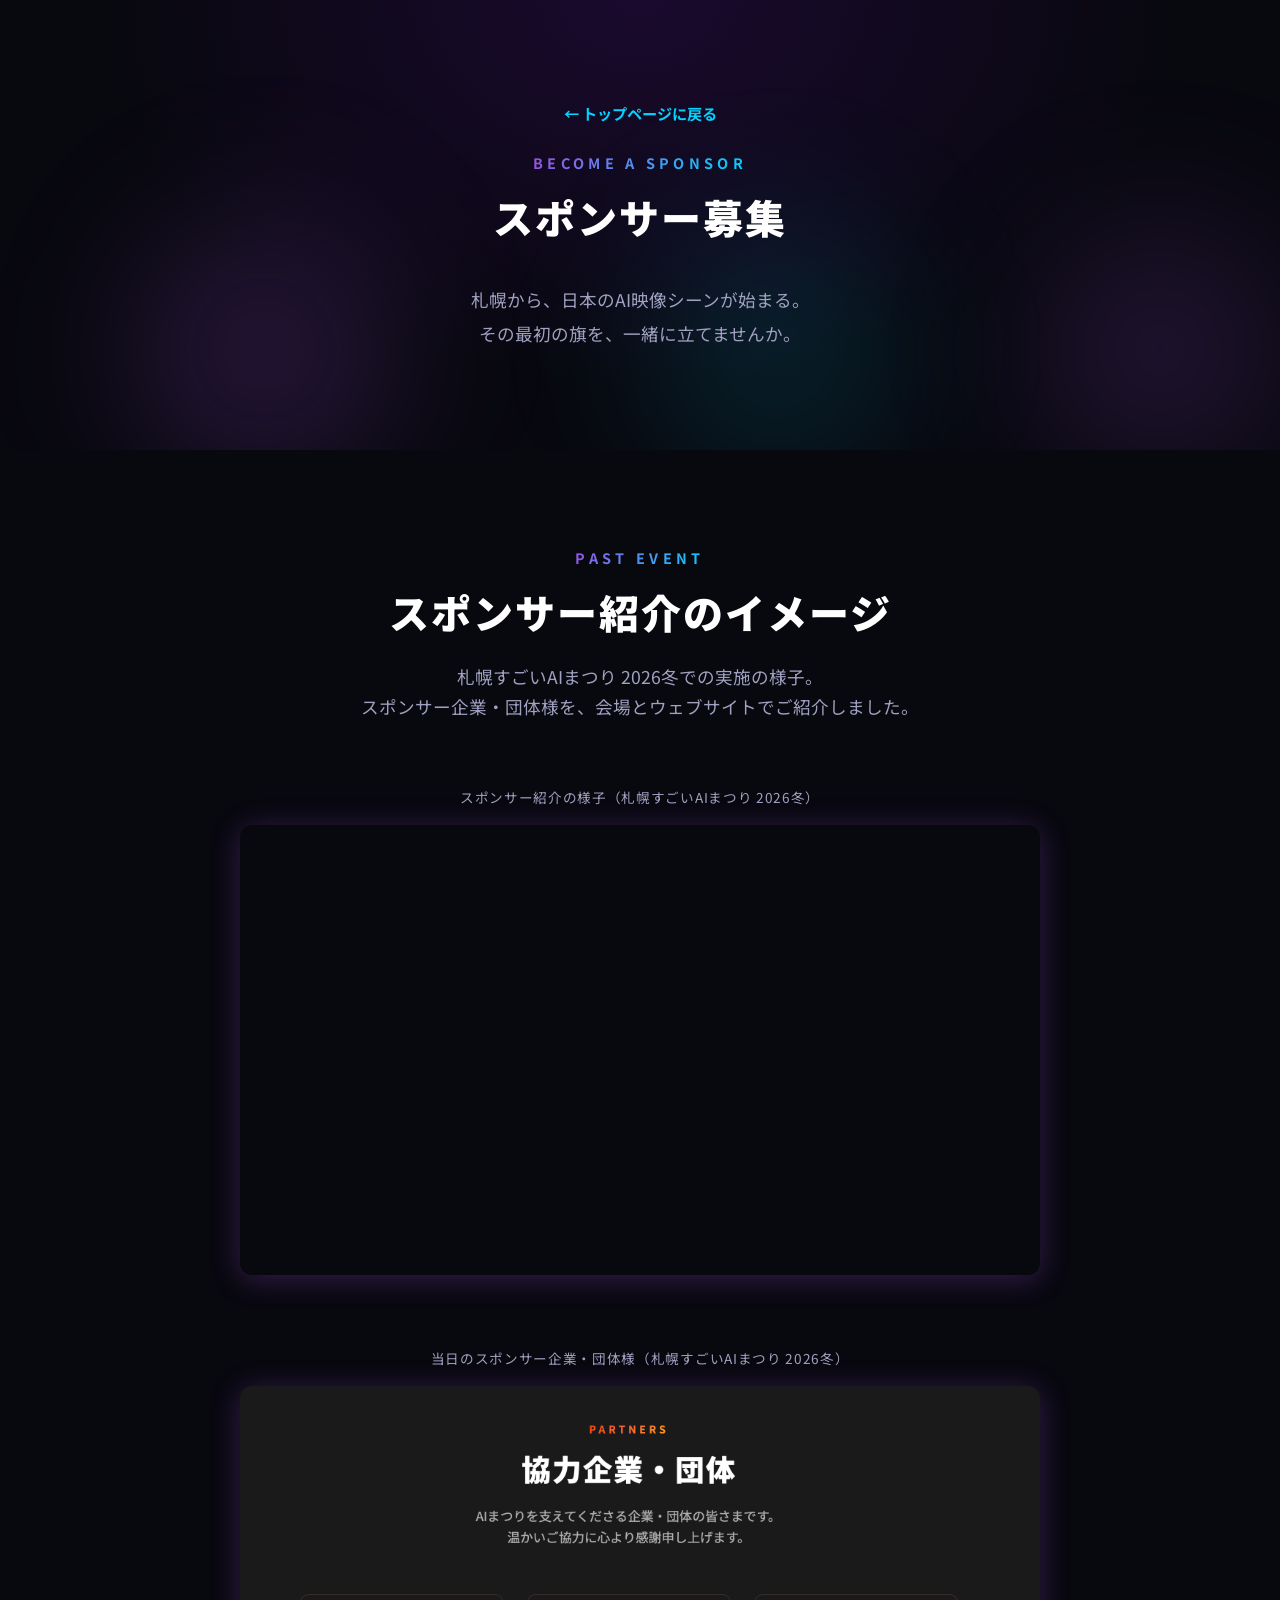
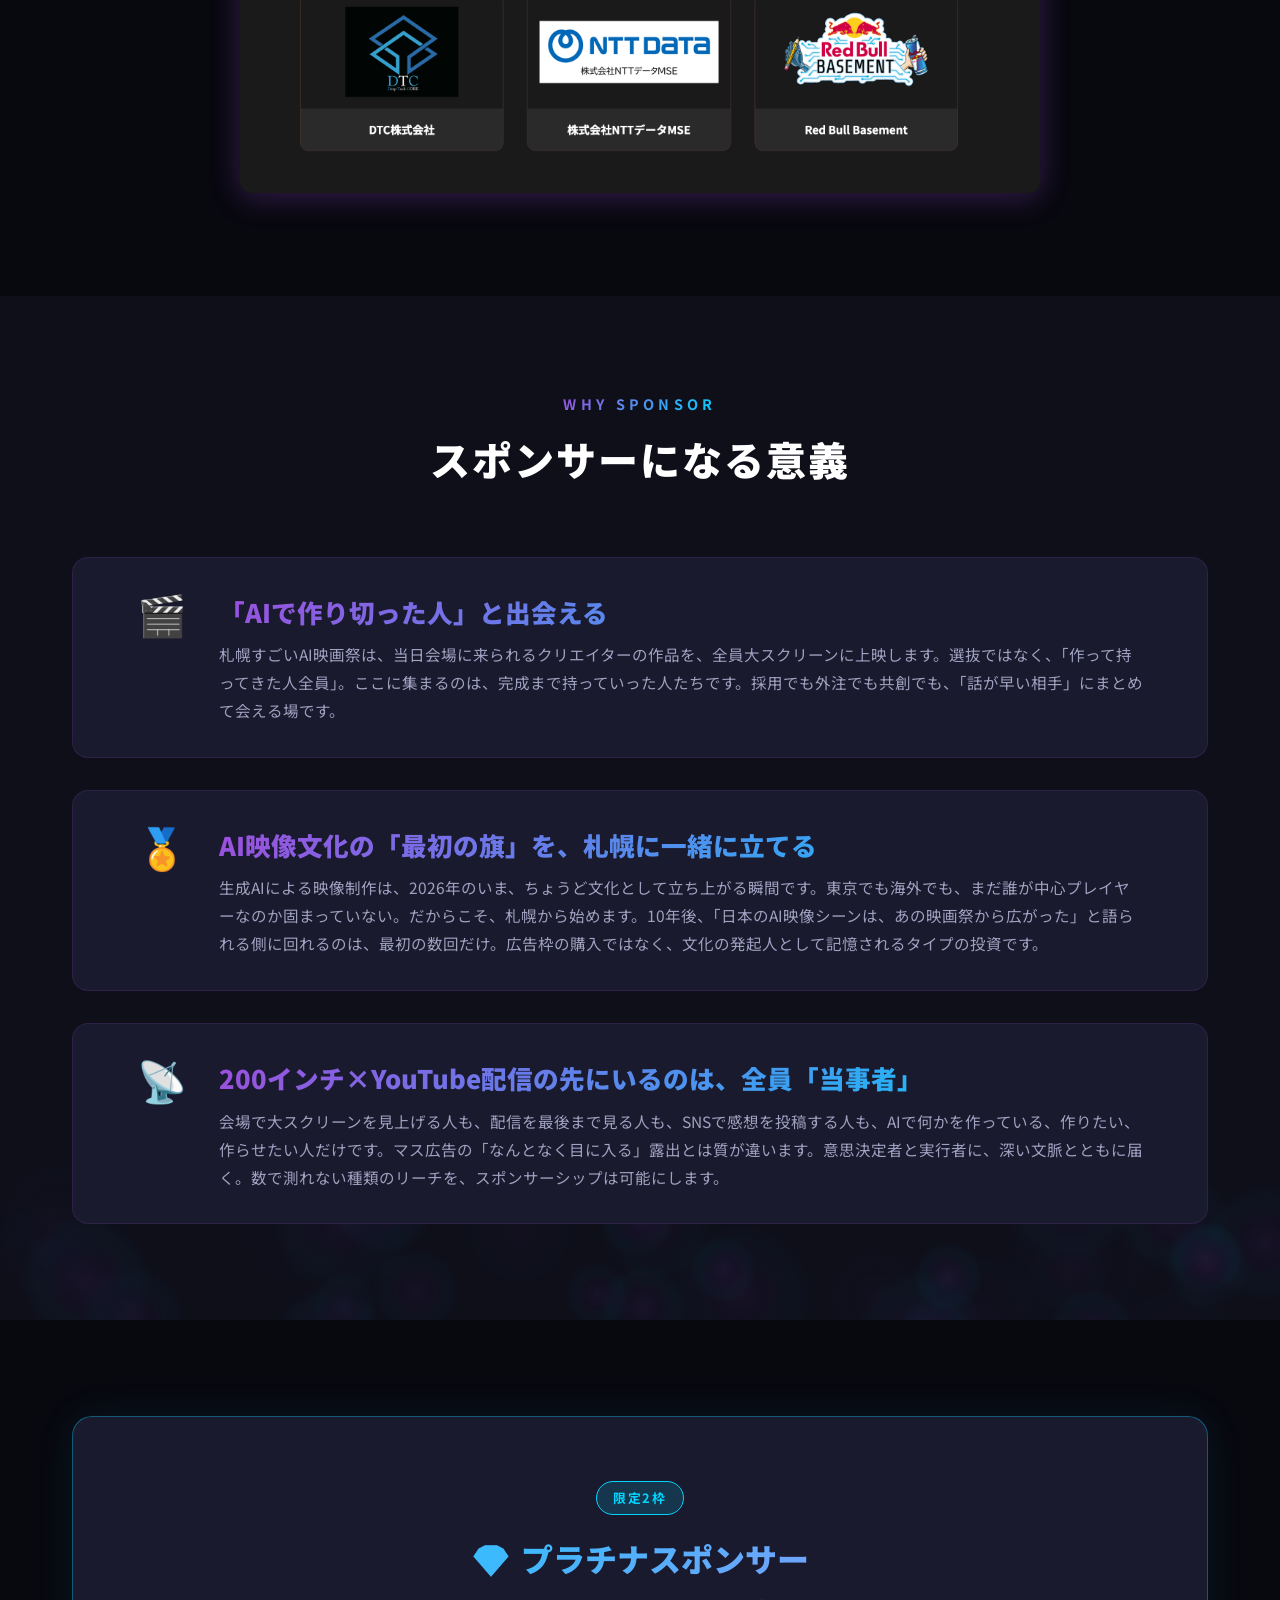
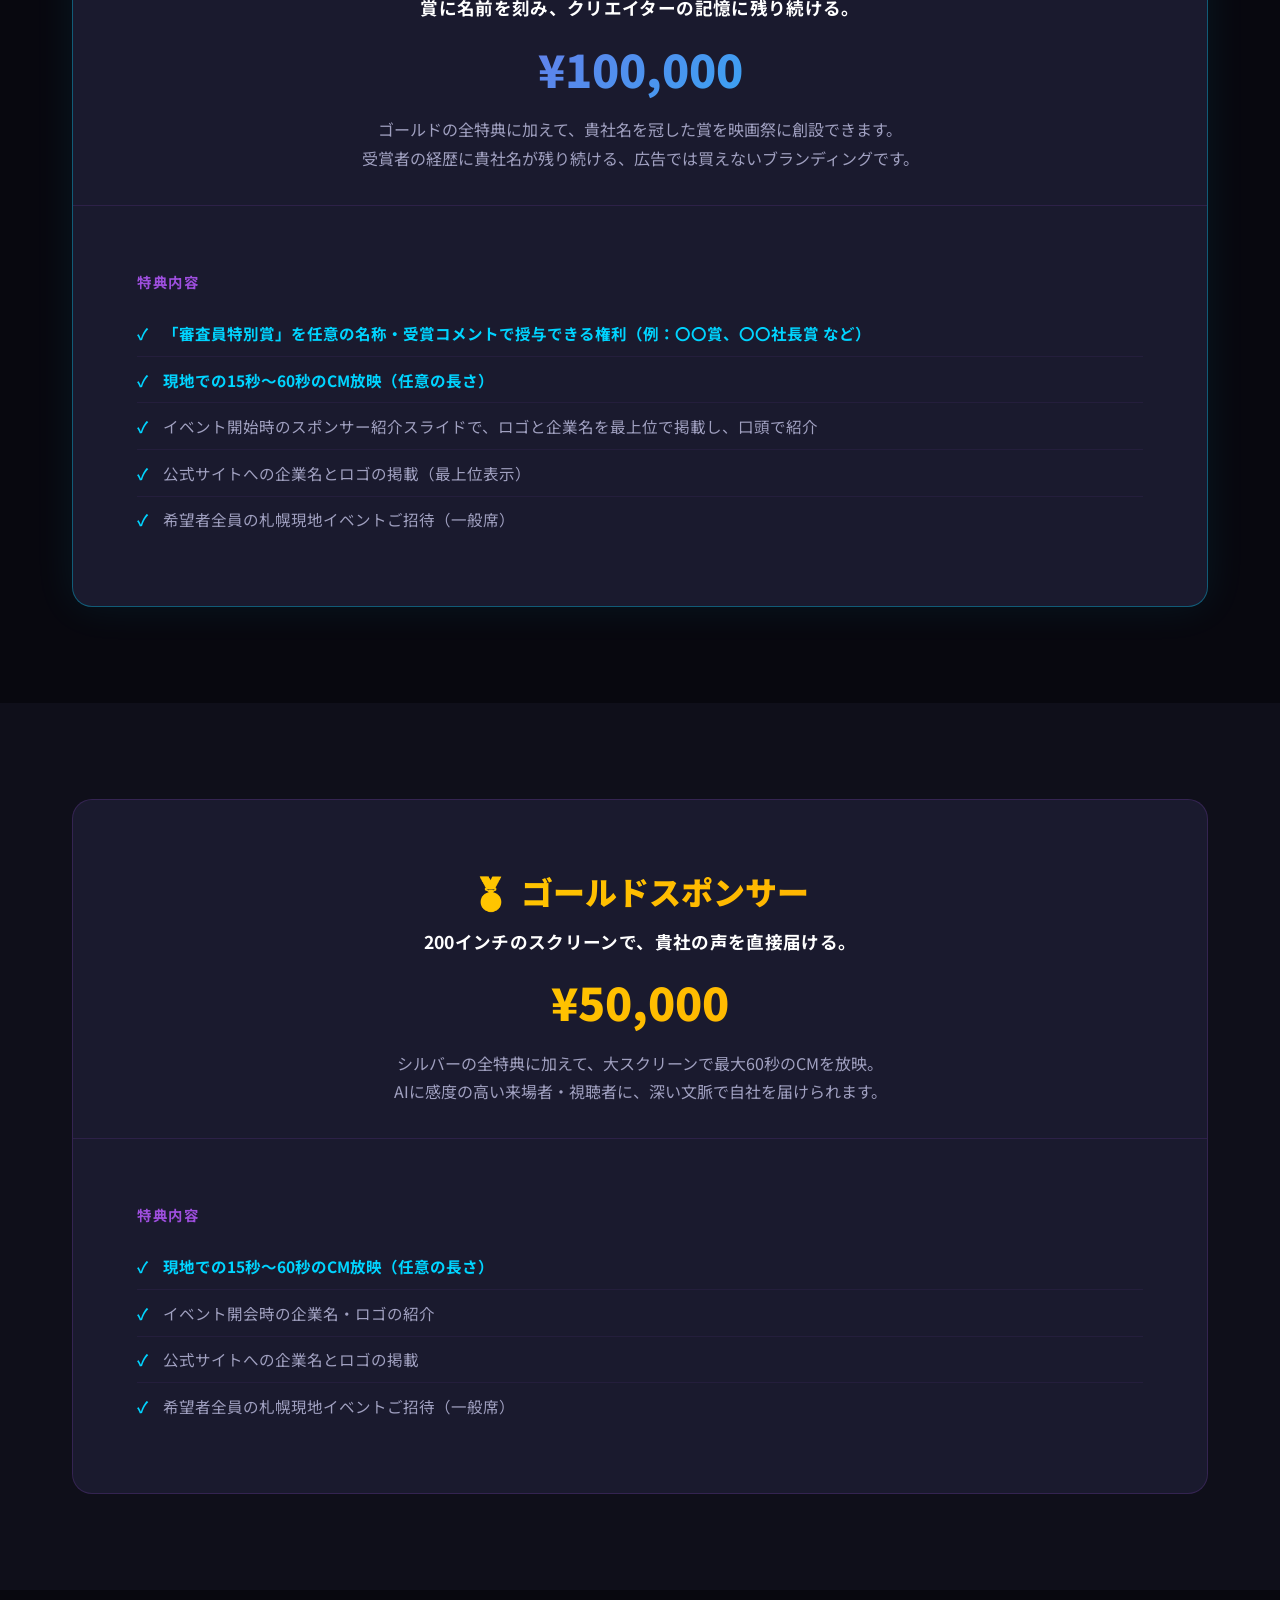
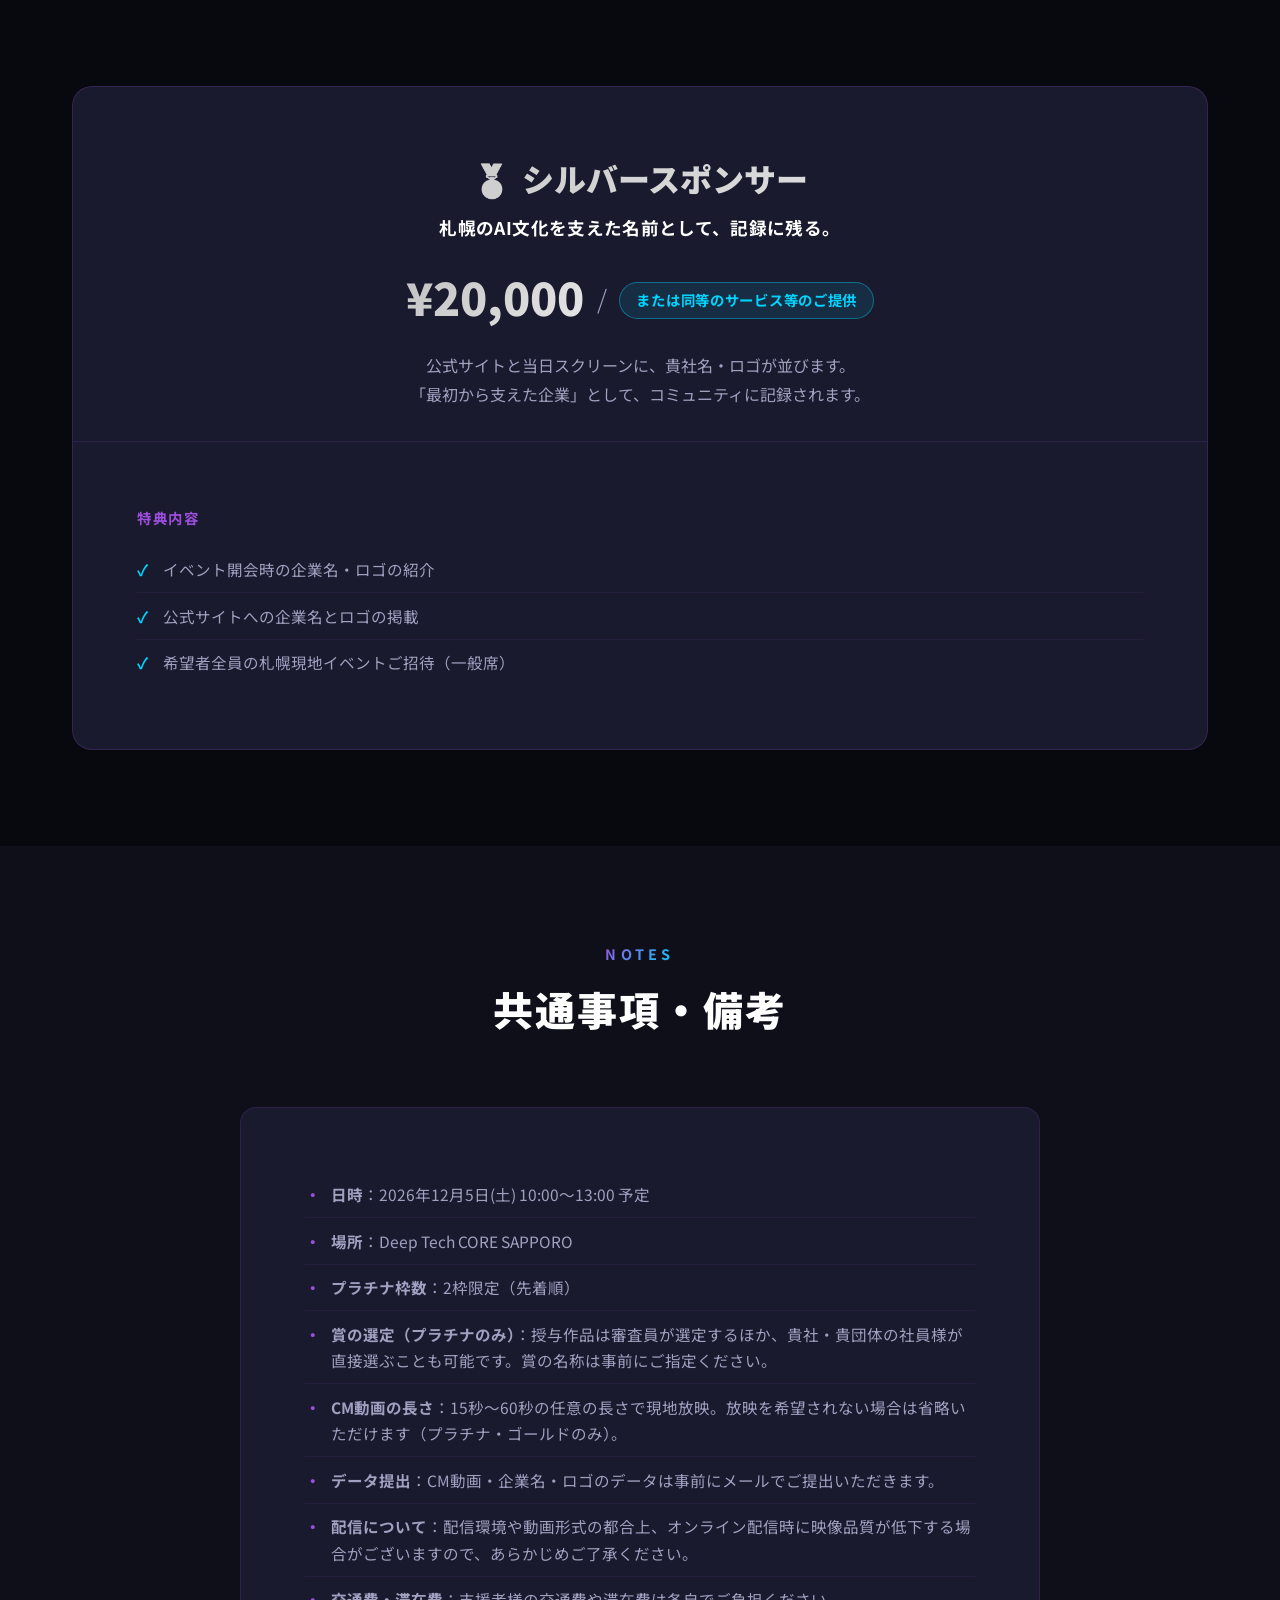
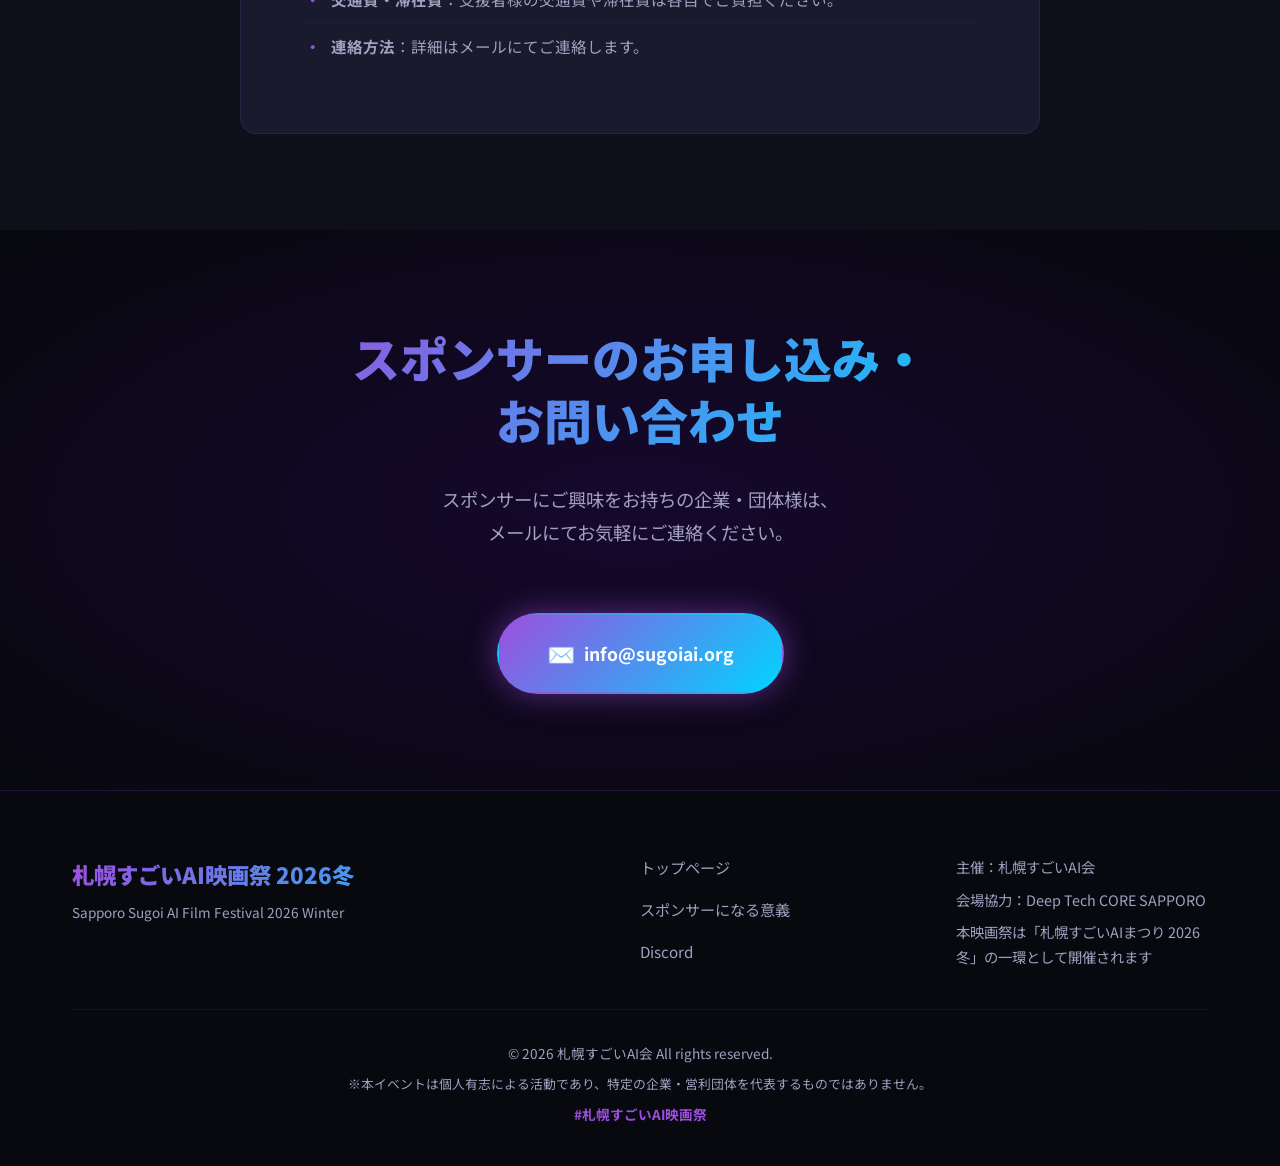
<file: sponsors.html>
<!DOCTYPE html>
<html lang="ja">
<head>
    <meta charset="UTF-8">
    <meta name="viewport" content="width=device-width, initial-scale=1.0">
    <title>スポンサー募集 | 札幌すごいAI映画祭 2026冬</title>
    <meta name="description" content="札幌すごいAI映画祭 2026冬のスポンサーを募集しています。一緒に札幌のAI文化を育てませんか？">
    <!-- OGP Tags -->
    <meta property="og:title" content="スポンサー募集 | 札幌すごいAI映画祭 2026冬">
    <meta property="og:description" content="札幌すごいAI映画祭 2026冬のスポンサーを募集しています。一緒に札幌のAI文化を育てませんか？">
    <meta property="og:type" content="website">
    <meta property="og:url" content="https://film-2026-winter.sugoiai.org/sponsors.html">
    <meta property="og:site_name" content="札幌すごいAI映画祭 2026冬">
    <meta property="og:image" content="https://film-2026-winter.sugoiai.org/images/dtceigasmall.jpg">
    <meta property="og:image:width" content="600">
    <meta property="og:image:height" content="400">
    <meta property="og:locale" content="ja_JP">
    <!-- Twitter Card Tags -->
    <meta name="twitter:card" content="summary_large_image">
    <meta name="twitter:title" content="スポンサー募集 | 札幌すごいAI映画祭 2026冬">
    <meta name="twitter:description" content="札幌すごいAI映画祭 2026冬のスポンサーを募集しています。一緒に札幌のAI文化を育てませんか？">
    <meta name="twitter:image" content="https://film-2026-winter.sugoiai.org/images/dtceigasmall.jpg">
    <!-- Favicon -->
    <link rel="icon" type="image/png" href="images/logo.png">
    <link rel="apple-touch-icon" href="images/logo.png">
    <link rel="stylesheet" href="style.css">
    <link rel="preconnect" href="https://fonts.googleapis.com">
    <link rel="preconnect" href="https://fonts.gstatic.com" crossorigin>
    <link href="https://fonts.googleapis.com/css2?family=Noto+Sans+JP:wght@400;700;900&display=swap" rel="stylesheet">
</head>
<body>

    <!-- Hero Section -->
    <section class="section sp-hero">
        <div class="hero-background">
            <div class="film-particle"></div>
            <div class="film-particle"></div>
            <div class="film-particle"></div>
        </div>
        <div class="container sp-hero-content">
            <a href="index.html" class="sp-back-link">← トップページに戻る</a>
            <h1 class="section-title" style="margin-top: 1.5rem;">
                <span class="title-en">BECOME A SPONSOR</span>
                <span class="title-ja">スポンサー募集</span>
            </h1>
            <p class="sp-hero-description">札幌から、日本のAI映像シーンが始まる。<br>その最初の旗を、一緒に立てませんか。</p>
        </div>
    </section>

    <!-- Past Event Section -->
    <section id="past-event" class="section sp-plan-section">
        <div class="container">
            <div class="section-header">
                <h2 class="section-title">
                    <span class="title-en">PAST EVENT</span>
                    <span class="title-ja">スポンサー紹介のイメージ</span>
                </h2>
                <p class="section-description">札幌すごいAIまつり 2026冬での実施の様子。<br>スポンサー企業・団体様を、会場とウェブサイトでご紹介しました。</p>
            </div>
            <div class="sp-past-content">
                <div class="sp-video-wrap">
                    <p class="sp-video-label">スポンサー紹介の様子（札幌すごいAIまつり 2026冬）</p>
                    <iframe
                        src="https://www.youtube.com/embed/KJ8rVP_wnto?start=1863"
                        title="スポンサー紹介イメージ"
                        frameborder="0"
                        allow="accelerometer; autoplay; clipboard-write; encrypted-media; gyroscope; picture-in-picture"
                        allowfullscreen
                        class="sp-video-iframe">
                    </iframe>
                </div>
                <div class="sp-past-image-wrap">
                    <p class="sp-video-label">当日のスポンサー企業・団体様（札幌すごいAIまつり 2026冬）</p>
                    <img src="images/sponsors.png" alt="スポンサー企業・団体" class="sp-past-image">
                </div>
            </div>
        </div>
    </section>

    <!-- Why Sponsor Section -->
    <section id="why-sponsor" class="section overview">
        <canvas id="filmGrainCanvas" class="film-grain-canvas"></canvas>
        <div class="container">
            <div class="section-header">
                <h2 class="section-title">
                    <span class="title-en">WHY SPONSOR</span>
                    <span class="title-ja">スポンサーになる意義</span>
                </h2>
            </div>
            <div class="sp-benefits-list">
                <div class="sp-benefit-row">
                    <div class="sp-benefit-icon">🎬</div>
                    <div class="sp-benefit-body">
                        <h3 class="apply-card-title">「AIで作り切った人」と出会える</h3>
                        <p style="color: var(--text-secondary); font-size: 0.97rem; line-height: 1.8;">札幌すごいAI映画祭は、当日会場に来られるクリエイターの作品を、全員大スクリーンに上映します。選抜ではなく、「作って持ってきた人全員」。ここに集まるのは、完成まで持っていった人たちです。採用でも外注でも共創でも、「話が早い相手」にまとめて会える場です。</p>
                    </div>
                </div>
                <div class="sp-benefit-row">
                    <div class="sp-benefit-icon">🏅</div>
                    <div class="sp-benefit-body">
                        <h3 class="apply-card-title">AI映像文化の「最初の旗」を、札幌に一緒に立てる</h3>
                        <p style="color: var(--text-secondary); font-size: 0.97rem; line-height: 1.8;">生成AIによる映像制作は、2026年のいま、ちょうど文化として立ち上がる瞬間です。東京でも海外でも、まだ誰が中心プレイヤーなのか固まっていない。だからこそ、札幌から始めます。10年後、「日本のAI映像シーンは、あの映画祭から広がった」と語られる側に回れるのは、最初の数回だけ。広告枠の購入ではなく、文化の発起人として記憶されるタイプの投資です。</p>
                    </div>
                </div>
                <div class="sp-benefit-row">
                    <div class="sp-benefit-icon">📡</div>
                    <div class="sp-benefit-body">
                        <h3 class="apply-card-title">200インチ×YouTube配信の先にいるのは、全員「当事者」</h3>
                        <p style="color: var(--text-secondary); font-size: 0.97rem; line-height: 1.8;">会場で大スクリーンを見上げる人も、配信を最後まで見る人も、SNSで感想を投稿する人も、AIで何かを作っている、作りたい、作らせたい人だけです。マス広告の「なんとなく目に入る」露出とは質が違います。意思決定者と実行者に、深い文脈とともに届く。数で測れない種類のリーチを、スポンサーシップは可能にします。</p>
                    </div>
                </div>
            </div>
        </div>
    </section>

    <!-- Platinum Sponsor Section -->
    <section id="platinum-sponsor" class="section sp-plan-section sp-platinum">
        <div class="container">
            <div class="sp-plan-card">
                <div class="sp-plan-header">
                    <div class="sp-tier-badge sp-badge-platinum">限定2枠</div>
                    <h2 class="sp-tier-title sp-tier-platinum">
                        <span class="sp-tier-icon">💎</span>
                        プラチナスポンサー
                    </h2>
                    <p class="sp-plan-catch">賞に名前を刻み、クリエイターの記憶に残り続ける。</p>
                    <p class="sp-plan-price">¥100,000</p>
                    <p class="sp-plan-tagline">ゴールドの全特典に加えて、貴社名を冠した賞を映画祭に創設できます。<br>受賞者の経歴に貴社名が残り続ける、広告では買えないブランディングです。</p>
                </div>
                <div class="sp-plan-body">
                    <h3 class="sp-benefits-heading">特典内容</h3>
                    <ul class="apply-list apply-list-check">
                        <li><strong style="color: var(--film-cyan);">「審査員特別賞」を任意の名称・受賞コメントで授与できる権利（例：〇〇賞、〇〇社長賞 など）</strong></li>
                        <li><strong style="color: var(--film-cyan);">現地での15秒〜60秒のCM放映（任意の長さ）</strong></li>
                        <li>イベント開始時のスポンサー紹介スライドで、ロゴと企業名を最上位で掲載し、口頭で紹介</li>
                        <li>公式サイトへの企業名とロゴの掲載（最上位表示）</li>
                        <li>希望者全員の札幌現地イベントご招待（一般席）</li>
                    </ul>
                </div>
            </div>
        </div>
    </section>

    <!-- Gold Sponsor Section -->
    <section id="gold-sponsor" class="section sp-plan-section overview">
        <canvas class="film-grain-canvas"></canvas>
        <div class="container">
            <div class="sp-plan-card">
                <div class="sp-plan-header">
                    <h2 class="sp-tier-title sp-tier-gold">
                        <span class="sp-tier-icon">🥇</span>
                        ゴールドスポンサー
                    </h2>
                    <p class="sp-plan-catch">200インチのスクリーンで、貴社の声を直接届ける。</p>
                    <p class="sp-plan-price sp-price-gold">¥50,000</p>
                    <p class="sp-plan-tagline">シルバーの全特典に加えて、大スクリーンで最大60秒のCMを放映。<br>AIに感度の高い来場者・視聴者に、深い文脈で自社を届けられます。</p>
                </div>
                <div class="sp-plan-body">
                    <h3 class="sp-benefits-heading">特典内容</h3>
                    <ul class="apply-list apply-list-check">
                        <li><strong style="color: var(--film-cyan);">現地での15秒〜60秒のCM放映（任意の長さ）</strong></li>
                        <li>イベント開会時の企業名・ロゴの紹介</li>
                        <li>公式サイトへの企業名とロゴの掲載</li>
                        <li>希望者全員の札幌現地イベントご招待（一般席）</li>
                    </ul>
                </div>
            </div>
        </div>
    </section>

    <!-- Silver Sponsor Section -->
    <section id="silver-sponsor" class="section sp-plan-section">
        <div class="container">
            <div class="sp-plan-card">
                <div class="sp-plan-header">
                    <h2 class="sp-tier-title sp-tier-silver">
                        <span class="sp-tier-icon">🥈</span>
                        シルバースポンサー
                    </h2>
                    <p class="sp-plan-catch">札幌のAI文化を支えた名前として、記録に残る。</p>
                    <div class="sp-price-row">
                        <p class="sp-plan-price sp-price-silver">¥20,000</p>
                        <span class="sp-price-sep">/</span>
                        <p class="sp-barter-note">または同等のサービス等のご提供</p>
                    </div>
                    <p class="sp-plan-tagline">公式サイトと当日スクリーンに、貴社名・ロゴが並びます。<br>「最初から支えた企業」として、コミュニティに記録されます。</p>
                </div>
                <div class="sp-plan-body">
                    <h3 class="sp-benefits-heading">特典内容</h3>
                    <ul class="apply-list apply-list-check">
                        <li>イベント開会時の企業名・ロゴの紹介</li>
                        <li>公式サイトへの企業名とロゴの掲載</li>
                        <li>希望者全員の札幌現地イベントご招待（一般席）</li>
                    </ul>
                </div>
            </div>
        </div>
    </section>

    <!-- Notes Section -->
    <section id="notes" class="section overview">
        <canvas class="film-grain-canvas"></canvas>
        <div class="container">
            <div class="section-header">
                <h2 class="section-title">
                    <span class="title-en">NOTES</span>
                    <span class="title-ja">共通事項・備考</span>
                </h2>
            </div>
            <div class="apply-card" style="max-width: 800px; margin: 0 auto;">
                <ul class="apply-list">
                    <li><strong>日時</strong>：2026年12月5日(土) 10:00〜13:00 予定</li>
                    <li><strong>場所</strong>：Deep Tech CORE SAPPORO</li>
                    <li><strong>プラチナ枠数</strong>：2枠限定（先着順）</li>
                    <li><strong>賞の選定（プラチナのみ）</strong>：授与作品は審査員が選定するほか、貴社・貴団体の社員様が直接選ぶことも可能です。賞の名称は事前にご指定ください。</li>
                    <li><strong>CM動画の長さ</strong>：15秒〜60秒の任意の長さで現地放映。放映を希望されない場合は省略いただけます（プラチナ・ゴールドのみ）。</li>
                    <li><strong>データ提出</strong>：CM動画・企業名・ロゴのデータは事前にメールでご提出いただきます。</li>
                    <li><strong>配信について</strong>：配信環境や動画形式の都合上、オンライン配信時に映像品質が低下する場合がございますので、あらかじめご了承ください。</li>
                    <li><strong>交通費・滞在費</strong>：支援者様の交通費や滞在費は各自でご負担ください。</li>
                    <li><strong>連絡方法</strong>：詳細はメールにてご連絡します。</li>
                </ul>
            </div>
        </div>
    </section>

    <!-- Contact Section -->
    <section id="contact" class="section cta-section">
        <div class="container">
            <div class="cta-content">
                <h2 class="cta-title">スポンサーのお申し込み・<br>お問い合わせ</h2>
                <p class="cta-description">
                    スポンサーにご興味をお持ちの企業・団体様は、<br>
                    メールにてお気軽にご連絡ください。
                </p>
                <div class="cta-buttons">
                    <a href="mailto:info@sugoiai.org" class="btn btn-primary btn-large">
                        <span class="btn-icon">✉️</span>
                        <span class="btn-text">info@sugoiai.org</span>
                    </a>
                </div>
            </div>
        </div>
    </section>

    <!-- Footer -->
    <footer class="footer">
        <div class="container">
            <div class="footer-content">
                <div class="footer-logo">
                    <h3>札幌すごいAI映画祭 2026冬</h3>
                    <p>Sapporo Sugoi AI Film Festival 2026 Winter</p>
                </div>
                <div class="footer-links">
                    <a href="index.html">トップページ</a>
                    <a href="#why-sponsor">スポンサーになる意義</a>
                    <a href="https://discord.gg/Ve2tQeN7cw" target="_blank" rel="noopener noreferrer">Discord</a>
                </div>
                <div class="footer-info">
                    <p>主催：札幌すごいAI会</p>
                    <p>会場協力：Deep Tech CORE SAPPORO</p>
                    <p>本映画祭は「札幌すごいAIまつり 2026冬」の一環として開催されます</p>
                </div>
            </div>
            <div class="footer-bottom">
                <p>&copy; 2026 札幌すごいAI会 All rights reserved.</p>
                <p class="footer-disclaimer">※本イベントは個人有志による活動であり、特定の企業・営利団体を代表するものではありません。</p>
                <p class="footer-hashtag">#札幌すごいAI映画祭</p>
            </div>
        </div>
    </footer>

    <script src="script.js"></script>
</body>
</html>
</file>
<file: style.css>
/* Reset & Base Styles */
* {
    margin: 0;
    padding: 0;
    box-sizing: border-box;
}

:root {
    /* Color Palette - Cinema / AI Theme */
    --film-purple: #9D4EDD;
    --film-violet: #7B2FBE;
    --film-cyan: #00D4FF;
    --film-teal: #00A8CC;
    --film-gold: #FFD700;
    --dark-bg: #08080f;
    --dark-surface: #0f0f1a;
    --dark-elevated: #1a1a2e;
    --text-primary: #ffffff;
    --text-secondary: #a0a0c0;
    --accent-gradient: linear-gradient(135deg, var(--film-purple), var(--film-cyan));
    --film-glow: 0 0 30px rgba(157, 78, 221, 0.5);

    /* Typography */
    --font-primary: 'Noto Sans JP', sans-serif;

    /* Spacing */
    --spacing-xs: 0.5rem;
    --spacing-sm: 1rem;
    --spacing-md: 2rem;
    --spacing-lg: 4rem;
    --spacing-xl: 6rem;

    /* Container */
    --container-max: 1200px;
    --container-padding: 2rem;
}

html {
    scroll-behavior: smooth;
}

body {
    font-family: var(--font-primary);
    background-color: var(--dark-bg);
    color: var(--text-primary);
    line-height: 1.7;
    overflow-x: hidden;
}

.container {
    max-width: var(--container-max);
    margin: 0 auto;
    padding: 0 var(--container-padding);
}

/* Section Styles */
.section {
    padding: var(--spacing-xl) 0;
    position: relative;
}

.section-header {
    text-align: center;
    margin-bottom: var(--spacing-lg);
}

.section-title {
    display: flex;
    flex-direction: column;
    align-items: center;
    gap: var(--spacing-xs);
}

.title-en {
    font-size: 0.9rem;
    font-weight: 700;
    letter-spacing: 0.3em;
    background: var(--accent-gradient);
    -webkit-background-clip: text;
    -webkit-text-fill-color: transparent;
    background-clip: text;
    text-transform: uppercase;
}

.title-ja {
    font-size: 2.5rem;
    font-weight: 900;
    letter-spacing: 0.05em;
}

.section-description {
    color: var(--text-secondary);
    margin-top: var(--spacing-sm);
    font-size: 1.1rem;
}

/* ─── Prize / Awards Gallery Section ─── */
.prize {
    position: relative;
    background:
        radial-gradient(ellipse at 20% 0%, rgba(255, 215, 0, 0.08) 0%, transparent 55%),
        radial-gradient(ellipse at 80% 100%, rgba(157, 78, 221, 0.1) 0%, transparent 55%),
        var(--dark-bg);
    overflow: hidden;
}

.prize .title-en {
    background: linear-gradient(135deg, var(--film-gold), #ffae00);
    -webkit-background-clip: text;
    -webkit-text-fill-color: transparent;
    background-clip: text;
}

.prize-grid {
    display: grid;
    grid-template-columns: repeat(3, 1fr);
    gap: var(--spacing-md);
    margin-top: var(--spacing-lg);
}

.prize-card {
    position: relative;
    border-radius: 18px;
    padding: 2px;
    background: linear-gradient(135deg, rgba(255, 215, 0, 0.6), rgba(157, 78, 221, 0.5), rgba(0, 212, 255, 0.4));
    transition: transform 0.35s ease, box-shadow 0.35s ease;
}

.prize-card:hover {
    transform: translateY(-8px);
    box-shadow: 0 18px 40px rgba(255, 215, 0, 0.18), 0 0 30px rgba(157, 78, 221, 0.25);
}

.prize-card-inner {
    position: relative;
    border-radius: 16px;
    overflow: hidden;
    background: var(--dark-surface);
}

.prize-card-inner::after {
    /* celebratory shine sweep */
    content: "";
    position: absolute;
    top: 0;
    left: -75%;
    width: 50%;
    height: 100%;
    background: linear-gradient(120deg, transparent, rgba(255, 255, 255, 0.25), transparent);
    transform: skewX(-20deg);
    transition: left 0.6s ease;
    pointer-events: none;
}

.prize-card:hover .prize-card-inner::after {
    left: 130%;
}

.prize-card-inner img {
    display: block;
    width: 100%;
    height: auto;
    cursor: zoom-in;
    transition: transform 0.45s ease;
}

/* ─── Prize Lightbox ─── */
.prize-lightbox {
    position: fixed;
    inset: 0;
    z-index: 2000;
    display: flex;
    align-items: center;
    justify-content: center;
    padding: 4vw;
    background: rgba(0, 0, 0, 0.88);
    backdrop-filter: blur(6px);
    opacity: 0;
    visibility: hidden;
    transition: opacity 0.3s ease, visibility 0.3s ease;
    cursor: zoom-out;
}

.prize-lightbox.is-open {
    opacity: 1;
    visibility: visible;
}

.prize-lightbox img {
    max-width: 100%;
    max-height: 90vh;
    border-radius: 12px;
    box-shadow: 0 24px 60px rgba(0, 0, 0, 0.6), 0 0 40px rgba(157, 78, 221, 0.3);
    transform: scale(0.92);
    transition: transform 0.3s ease;
}

.prize-lightbox.is-open img {
    transform: scale(1);
}

.prize-lightbox-close {
    position: absolute;
    top: 1.2rem;
    right: 1.5rem;
    width: 44px;
    height: 44px;
    display: flex;
    align-items: center;
    justify-content: center;
    font-size: 1.8rem;
    line-height: 1;
    color: #fff;
    background: rgba(255, 255, 255, 0.1);
    border: 1px solid rgba(255, 255, 255, 0.25);
    border-radius: 50%;
    cursor: pointer;
    transition: background 0.2s ease;
}

.prize-lightbox-close:hover {
    background: rgba(255, 255, 255, 0.25);
}

.prize-card:hover .prize-card-inner img {
    transform: scale(1.05);
}

/* Tablet: 2 columns */
@media (max-width: 1024px) {
    .prize-grid {
        grid-template-columns: repeat(2, 1fr);
    }
}

/* Mobile: 1 column */
@media (max-width: 640px) {
    .prize-grid {
        grid-template-columns: 1fr;
        gap: var(--spacing-sm);
    }
}

/* ─── Hero Section ─── */
.hero {
    min-height: 100vh;
    display: flex;
    flex-direction: column;
    justify-content: center;
    align-items: center;
    position: relative;
    overflow: hidden;
    background: radial-gradient(ellipse at center top, #1a0a2e 0%, var(--dark-bg) 60%);
}

.hero-background {
    position: absolute;
    top: 0;
    left: 0;
    width: 100%;
    height: 100%;
    overflow: hidden;
    z-index: 0;
}

.film-particle {
    position: absolute;
    bottom: -100px;
    width: 400px;
    height: 400px;
    background: radial-gradient(circle, rgba(157, 78, 221, 0.2) 0%, transparent 70%);
    border-radius: 50%;
    filter: blur(60px);
    animation: particleFloat 18s infinite ease-in-out;
}

.film-particle:nth-child(1) {
    left: 5%;
    animation-delay: 0s;
    background: radial-gradient(circle, rgba(157, 78, 221, 0.25) 0%, transparent 70%);
}

.film-particle:nth-child(2) {
    left: 45%;
    animation-delay: 6s;
    background: radial-gradient(circle, rgba(0, 212, 255, 0.15) 0%, transparent 70%);
}

.film-particle:nth-child(3) {
    left: 75%;
    animation-delay: 12s;
    background: radial-gradient(circle, rgba(157, 78, 221, 0.2) 0%, transparent 70%);
}

@keyframes particleFloat {
    0% {
        transform: translateY(0) scale(1);
        opacity: 0;
    }
    30% {
        opacity: 0.8;
    }
    70% {
        opacity: 0.4;
    }
    100% {
        transform: translateY(-100vh) scale(1.8);
        opacity: 0;
    }
}

/* Hero placeholder for main visual */
.hero-placeholder-wrap {
    position: absolute;
    top: 0;
    left: 0;
    width: 100%;
    height: 100%;
    z-index: 0;
    /* Replace with actual background image when available */
    /* background-image: url('images/hero-visual.jpg'); */
    /* background-size: cover; */
    /* background-position: center; */
}

.hero-content {
    position: relative;
    z-index: 1;
    text-align: center;
}

.hero-date {
    font-size: 1.2rem;
    font-weight: 700;
    letter-spacing: 0.3em;
    background: var(--accent-gradient);
    -webkit-background-clip: text;
    -webkit-text-fill-color: transparent;
    background-clip: text;
    margin-bottom: var(--spacing-sm);
    animation: fadeInDown 1s ease-out;
}

.hero-badge {
    display: inline-block;
    padding: 0.4rem 1.2rem;
    background: rgba(157, 78, 221, 0.2);
    border: 1px solid var(--film-purple);
    border-radius: 50px;
    font-size: 0.9rem;
    font-weight: 700;
    letter-spacing: 0.15em;
    color: var(--film-cyan);
    margin-bottom: var(--spacing-md);
    animation: fadeInDown 1s ease-out 0.15s both;
}

.hero-title {
    margin-bottom: var(--spacing-md);
    animation: fadeInUp 1s ease-out 0.3s both;
}

.title-main {
    display: block;
    font-size: clamp(2.2rem, 7vw, 4.5rem);
    font-weight: 900;
    letter-spacing: 0.05em;
    margin-bottom: var(--spacing-sm);
    text-shadow: 0 0 40px rgba(157, 78, 221, 0.6);
}

.title-sub {
    display: block;
    font-size: clamp(0.8rem, 1.8vw, 1.1rem);
    font-weight: 400;
    letter-spacing: 0.2em;
    color: var(--text-secondary);
}

.hero-tagline {
    font-size: clamp(1.2rem, 3vw, 1.8rem);
    line-height: 1.8;
    margin-bottom: var(--spacing-lg);
    animation: fadeInUp 1s ease-out 0.6s both;
}

.hero-info-badge {
    display: flex;
    justify-content: center;
    gap: 1.5rem;
    margin-bottom: 2rem;
    animation: fadeInUp 1s ease-out 0.8s both;
}

.hero-info-badge span {
    font-size: 1.1rem;
    font-weight: 700;
    color: var(--film-cyan);
    text-shadow: 0 0 10px rgba(0, 212, 255, 0.5);
    letter-spacing: 0.05em;
}

.hero-cta {
    display: flex;
    justify-content: center;
    gap: var(--spacing-sm);
    flex-wrap: wrap;
    animation: fadeInUp 1s ease-out 0.9s both;
}

/* ─── Hero Watch (現地配信 / 高画質再生) ─── */
.hero-watch {
    margin-bottom: 2rem;
    animation: fadeInUp 1s ease-out 0.7s both;
}

.hero-watch-note {
    font-size: 0.95rem;
    line-height: 1.7;
    color: var(--text-secondary);
    max-width: 640px;
    margin: 0 auto 1rem;
}

.hero-watch-buttons {
    display: flex;
    justify-content: center;
    gap: var(--spacing-sm);
    flex-wrap: wrap;
}

.hero-watch-caption {
    font-size: 0.85rem;
    line-height: 1.6;
    color: var(--text-secondary);
    margin: 0.85rem auto 0;
}

.btn-youtube {
    background: #FF0000;
    color: #ffffff;
    box-shadow: 0 0 16px rgba(255, 0, 0, 0.35);
}

.btn-youtube:hover {
    background: #cc0000;
    box-shadow: 0 0 28px rgba(255, 0, 0, 0.55);
    transform: translateY(-3px);
}

.btn-archive {
    background: rgba(255, 255, 255, 0.06);
    color: var(--text-secondary);
    border: 1px solid rgba(255, 255, 255, 0.2);
}

.btn-archive:hover {
    background: rgba(255, 255, 255, 0.12);
    color: var(--text-primary);
    transform: translateY(-3px);
}

/* ─── Buttons ─── */
.btn {
    display: inline-flex;
    align-items: center;
    gap: var(--spacing-xs);
    padding: 1rem 2.5rem;
    font-size: 1rem;
    font-weight: 700;
    text-decoration: none;
    border-radius: 50px;
    transition: all 0.3s ease;
    position: relative;
    overflow: hidden;
    border: 2px solid transparent;
}

.btn-primary {
    background: var(--accent-gradient);
    color: var(--text-primary);
    box-shadow: var(--film-glow);
}

.btn-primary:hover {
    transform: translateY(-3px);
    box-shadow: 0 0 50px rgba(157, 78, 221, 0.8);
}

.btn-secondary {
    background: transparent;
    color: var(--text-primary);
    border: 2px solid var(--film-purple);
}

.btn-secondary:hover {
    background: var(--dark-elevated);
    border-color: var(--film-cyan);
    transform: translateY(-3px);
}

.btn-learn {
    background: rgba(157, 78, 221, 0.22);
    color: var(--text-primary);
    border: 2px solid rgba(157, 78, 221, 0.55);
    box-shadow: 0 0 12px rgba(157, 78, 221, 0.15);
}

.btn-learn:hover {
    background: rgba(157, 78, 221, 0.38);
    border-color: var(--film-purple);
    box-shadow: 0 0 24px rgba(157, 78, 221, 0.35);
    transform: translateY(-3px);
}

.btn-large {
    padding: 1.2rem 3rem;
    font-size: 1.1rem;
}

.btn-icon {
    font-size: 1.3em;
}

/* ─── Image Placeholder ─── */
.image-placeholder {
    position: relative;
    width: 100%;
    padding-bottom: 65%;
    background: var(--dark-elevated);
    border-radius: 12px;
    overflow: hidden;
    border: 2px dashed rgba(157, 78, 221, 0.4);
}

.division-placeholder {
    padding-bottom: 55%;
}

.about-photo {
    width: 100%;
    height: auto;
    border-radius: 12px;
    object-fit: cover;
    box-shadow: 0 4px 20px rgba(157, 78, 221, 0.3);
}

.placeholder-text {
    position: absolute;
    top: 50%;
    left: 50%;
    transform: translate(-50%, -50%);
    color: var(--text-secondary);
    font-size: 0.95rem;
    text-align: center;
    padding: var(--spacing-sm);
    display: flex;
    flex-direction: column;
    align-items: center;
    gap: 0.5rem;
}

.placeholder-icon {
    font-size: 2.5rem;
    display: block;
}

/* ─── Overview Section ─── */
.overview {
    background: var(--dark-surface);
    position: relative;
    overflow: hidden;
}

.film-grain-canvas {
    position: absolute;
    top: 0;
    left: 0;
    width: 100%;
    height: 100%;
    z-index: 0;
    pointer-events: none;
    opacity: 0.5;
}

.overview .container {
    position: relative;
    z-index: 1;
}

.overview-content {
    margin-top: var(--spacing-lg);
}

.overview-main {
    display: grid;
    grid-template-columns: 1fr 1fr;
    gap: var(--spacing-lg);
    align-items: start;
}

.overview-image-wrap {
    width: 100%;
}

.venue-image {
    width: 100%;
    height: auto;
    border-radius: 12px;
    object-fit: cover;
    box-shadow: 0 4px 20px rgba(157, 78, 221, 0.3);
}

.overview-subtitle {
    font-size: 2rem;
    font-weight: 900;
    margin-bottom: var(--spacing-md);
    background: var(--accent-gradient);
    -webkit-background-clip: text;
    -webkit-text-fill-color: transparent;
    background-clip: text;
}

.overview-text p {
    margin-bottom: var(--spacing-sm);
    color: var(--text-secondary);
    font-size: 1.05rem;
}

.overview-text strong {
    color: var(--text-primary);
    font-weight: 700;
}

.event-info {
    margin-top: var(--spacing-md);
    padding: var(--spacing-md);
    background: var(--dark-elevated);
    border-left: 4px solid var(--film-purple);
    border-radius: 8px;
}

.info-item {
    display: grid;
    grid-template-columns: 120px 1fr;
    gap: var(--spacing-sm);
    margin-bottom: var(--spacing-sm);
    padding-bottom: var(--spacing-sm);
    border-bottom: 1px solid rgba(157, 78, 221, 0.1);
}

.info-item:last-child {
    margin-bottom: 0;
    padding-bottom: 0;
    border-bottom: none;
}

.info-label {
    font-weight: 700;
    color: var(--film-purple);
    font-size: 0.95rem;
}

.info-value {
    color: var(--text-primary);
}

.overview-note {
    margin-top: var(--spacing-sm);
    font-size: 0.85rem;
    color: var(--text-secondary);
}

/* ─── Divisions Section ─── */
.divisions {
    background: var(--dark-bg);
    position: relative;
    overflow: hidden;
}

.projector-canvas {
    position: absolute;
    top: 0;
    left: 0;
    width: 100%;
    height: 100%;
    z-index: 0;
    pointer-events: none;
    opacity: 0.6;
}

.divisions .container {
    position: relative;
    z-index: 1;
}

.divisions-grid {
    display: grid;
    grid-template-columns: repeat(auto-fit, minmax(360px, 1fr));
    gap: var(--spacing-md);
    margin-top: var(--spacing-lg);
}

.division-card {
    background: var(--dark-surface);
    border-radius: 16px;
    overflow: hidden;
    position: relative;
    transition: all 0.3s ease;
    border: 1px solid rgba(157, 78, 221, 0.15);
}

.division-card:hover {
    transform: translateY(-8px);
    border-color: var(--film-purple);
    box-shadow: 0 10px 40px rgba(157, 78, 221, 0.25);
}

.division-number {
    position: absolute;
    top: 1rem;
    right: 1rem;
    font-size: 4rem;
    font-weight: 900;
    background: var(--accent-gradient);
    -webkit-background-clip: text;
    -webkit-text-fill-color: transparent;
    background-clip: text;
    opacity: 0.25;
    z-index: 1;
    line-height: 1;
}

.division-image-wrap {
    width: 100%;
}

.division-image {
    width: 100%;
    height: auto;
    aspect-ratio: 16 / 9;
    object-fit: cover;
    display: block;
    box-shadow: 0 4px 20px rgba(157, 78, 221, 0.2);
}

.division-content {
    padding: var(--spacing-md);
}

.division-badge {
    display: inline-block;
    padding: 0.3rem 0.9rem;
    border-radius: 50px;
    font-size: 0.8rem;
    font-weight: 700;
    letter-spacing: 0.1em;
    margin-bottom: var(--spacing-sm);
}

.badge-main {
    background: rgba(157, 78, 221, 0.2);
    border: 1px solid var(--film-purple);
    color: var(--film-purple);
}

.badge-exp {
    background: rgba(0, 212, 255, 0.15);
    border: 1px solid var(--film-cyan);
    color: var(--film-cyan);
}

.badge-special {
    background: rgba(255, 180, 0, 0.15);
    border: 1px solid #ffb400;
    color: #ffb400;
}

.division-title {
    font-size: 1.8rem;
    font-weight: 900;
    margin-bottom: 0.2rem;
}

.division-subtitle {
    font-size: 0.9rem;
    color: var(--text-secondary);
    margin-bottom: var(--spacing-sm);
    letter-spacing: 0.1em;
}

.division-duration {
    font-size: 1rem;
    color: var(--text-secondary);
    margin-bottom: var(--spacing-sm);
}

.division-duration strong {
    color: var(--film-cyan);
    font-size: 1.1rem;
}

.division-description {
    color: var(--text-secondary);
    line-height: 1.8;
    margin-bottom: var(--spacing-sm);
    font-size: 0.95rem;
}

.division-highlight {
    padding: var(--spacing-sm);
    background: rgba(157, 78, 221, 0.1);
    border-left: 3px solid var(--film-purple);
    border-radius: 4px;
    font-size: 0.92rem;
    color: var(--text-primary);
    margin-bottom: var(--spacing-md);
}

.division-exp .division-highlight {
    background: rgba(0, 212, 255, 0.08);
    border-left-color: var(--film-cyan);
}

.division-special .division-highlight {
    background: rgba(255, 180, 0, 0.08);
    border-left-color: #ffb400;
}

.division-details {
    border-top: 1px solid rgba(157, 78, 221, 0.15);
    padding-top: var(--spacing-sm);
}

.division-details h4 {
    font-size: 0.9rem;
    font-weight: 700;
    color: var(--film-purple);
    letter-spacing: 0.1em;
    margin-bottom: 0.5rem;
    margin-top: var(--spacing-sm);
    text-transform: uppercase;
}

.division-details ul {
    list-style: none;
    padding: 0;
    margin-bottom: var(--spacing-sm);
}

.division-details ul li {
    padding: 0.3rem 0 0.3rem 1.4rem;
    position: relative;
    color: var(--text-secondary);
    font-size: 0.9rem;
}

.division-details ul li::before {
    content: "▸";
    position: absolute;
    left: 0;
    color: var(--film-purple);
    font-size: 0.85rem;
}

.division-exp .division-details ul li::before {
    color: var(--film-cyan);
}

.division-special .division-details h4 {
    color: #ffb400;
}

.division-special .division-details ul li::before {
    color: #ffb400;
}

.division-broadcast {
    font-size: 0.9rem;
    color: var(--text-secondary);
    background: var(--dark-elevated);
    padding: var(--spacing-sm);
    border-radius: 8px;
    text-align: center;
}

/* ─── Application Section ─── */
.application {
    background: var(--dark-surface);
}

.application-grid {
    display: grid;
    grid-template-columns: 1fr 1fr;
    gap: var(--spacing-md);
    margin-top: var(--spacing-lg);
}

.apply-card {
    background: var(--dark-elevated);
    border-radius: 16px;
    padding: var(--spacing-lg);
    border: 1px solid rgba(157, 78, 221, 0.15);
    transition: border-color 0.3s ease;
}

.apply-card:hover {
    border-color: rgba(157, 78, 221, 0.4);
}

.apply-card-icon {
    font-size: 2.5rem;
    margin-bottom: var(--spacing-sm);
}

.apply-card-title {
    font-size: 1.6rem;
    font-weight: 900;
    margin-bottom: var(--spacing-sm);
    background: var(--accent-gradient);
    -webkit-background-clip: text;
    -webkit-text-fill-color: transparent;
    background-clip: text;
}

.apply-card-subtitle {
    font-size: 0.95rem;
    color: var(--text-secondary);
    margin-bottom: var(--spacing-sm);
}

.apply-list {
    list-style: none;
    padding: 0;
}

.apply-list li {
    padding: 0.6rem 0 0.6rem 1.6rem;
    position: relative;
    color: var(--text-secondary);
    font-size: 0.97rem;
    border-bottom: 1px solid rgba(157, 78, 221, 0.08);
}

.apply-list li:last-child {
    border-bottom: none;
}

.apply-list li::before {
    content: "・";
    position: absolute;
    left: 0;
    color: var(--film-purple);
    font-weight: bold;
}

.apply-list-check li::before {
    content: "✓";
    color: var(--film-cyan);
}

.apply-cta {
    margin-top: var(--spacing-xl);
    text-align: center;
}

.apply-form-placeholder {
    display: inline-flex;
    flex-direction: column;
    align-items: center;
    gap: 0.8rem;
    padding: var(--spacing-lg) var(--spacing-xl);
    background: var(--dark-elevated);
    border: 2px dashed rgba(157, 78, 221, 0.4);
    border-radius: 16px;
    color: var(--text-secondary);
    font-size: 1.05rem;
}

.apply-form-placeholder .placeholder-icon {
    font-size: 3rem;
}

.apply-note {
    font-size: 0.9rem;
    color: var(--text-secondary);
}

.apply-note a {
    color: var(--film-cyan);
    text-decoration: none;
    transition: color 0.3s ease;
}

.apply-note a:hover {
    color: var(--film-purple);
}

.guideline-link {
    color: var(--film-cyan);
    text-decoration: none;
    font-weight: 700;
    border-bottom: 1px solid rgba(0, 212, 255, 0.4);
    transition: all 0.3s ease;
}

.guideline-link:hover {
    color: var(--film-purple);
    border-bottom-color: var(--film-purple);
}

/* ─── Awards Section ─── */
.awards {
    background: var(--dark-bg);
    position: relative;
    overflow: hidden;
}

.spark-canvas {
    position: absolute;
    top: 0;
    left: 0;
    width: 100%;
    height: 100%;
    z-index: 0;
    pointer-events: none;
    opacity: 0.7;
}

.awards .container {
    position: relative;
    z-index: 1;
}

.awards-grid {
    display: grid;
    grid-template-columns: repeat(auto-fit, minmax(280px, 1fr));
    gap: var(--spacing-md);
    margin-top: var(--spacing-lg);
}

.award-card {
    background: var(--dark-elevated);
    border-radius: 16px;
    overflow: hidden;
    text-align: center;
    border: 1px solid rgba(157, 78, 221, 0.2);
    transition: all 0.3s ease;
}

.award-image-wrap {
    width: 100%;
}

.award-image {
    width: 100%;
    aspect-ratio: 4 / 3;
    object-fit: cover;
    display: block;
}

.award-body {
    padding: var(--spacing-lg);
}

.award-card:hover {
    transform: translateY(-6px);
    border-color: var(--film-gold);
    box-shadow: 0 10px 40px rgba(255, 215, 0, 0.15);
}

.award-icon {
    font-size: 3.5rem;
    margin-bottom: var(--spacing-sm);
}

.award-title {
    font-size: 1.8rem;
    font-weight: 900;
    margin-bottom: 0.4rem;
    background: linear-gradient(135deg, var(--film-gold), #FFA500);
    -webkit-background-clip: text;
    -webkit-text-fill-color: transparent;
    background-clip: text;
}

.award-division {
    font-size: 0.9rem;
    color: var(--film-purple);
    font-weight: 700;
    letter-spacing: 0.1em;
    margin-bottom: var(--spacing-sm);
}

.award-description {
    color: var(--text-secondary);
    font-size: 0.95rem;
    line-height: 1.7;
}


/* ─── About Section ─── */
.about-festival {
    background: var(--dark-surface);
    position: relative;
    overflow: hidden;
}

.ripple-canvas {
    position: absolute;
    top: 0;
    left: 0;
    width: 100%;
    height: 100%;
    z-index: 0;
    pointer-events: none;
}

.about-festival .container {
    position: relative;
    z-index: 1;
}

.about-content {
    display: grid;
    grid-template-columns: 1.5fr 1fr;
    gap: var(--spacing-lg);
    align-items: center;
}

.about-origin-sig {
    display: block;
    text-align: right;
    font-size: 0.9rem;
    color: var(--text-secondary);
    margin-top: 0.6rem;
}

.about-origin {
    font-size: 1.05rem;
    line-height: 2;
    color: var(--text-secondary);
    border-left: 4px solid var(--film-cyan);
    padding: var(--spacing-sm) var(--spacing-md);
    margin-bottom: var(--spacing-md);
    background: rgba(0, 212, 255, 0.05);
    border-radius: 0 8px 8px 0;
    font-style: normal;
}

.about-lead {
    font-size: 1.4rem;
    font-weight: 700;
    color: var(--text-primary);
    margin-bottom: var(--spacing-md);
    line-height: 1.6;
}

.about-text p {
    color: var(--text-secondary);
    font-size: 1.05rem;
    line-height: 1.8;
    margin-bottom: var(--spacing-sm);
}

.about-features {
    margin-top: var(--spacing-md);
    padding: var(--spacing-md);
    background: var(--dark-elevated);
    border-radius: 12px;
    border-left: 4px solid var(--film-purple);
    display: flex;
    flex-direction: column;
    gap: var(--spacing-sm);
}

.about-feature {
    display: flex;
    align-items: center;
    gap: var(--spacing-sm);
}

.feature-icon {
    font-size: 1.4rem;
    min-width: 2rem;
}

.feature-text {
    color: var(--text-primary);
    font-size: 1rem;
    font-weight: 600;
}

/* ─── Judges Section ─── */
.judges {
    background: var(--dark-bg);
}

.judges-grid {
    display: grid;
    grid-template-columns: repeat(auto-fit, minmax(260px, 1fr));
    gap: var(--spacing-md);
    margin-top: var(--spacing-lg);
}

.judge-card {
    background: var(--dark-elevated);
    border-radius: 16px;
    overflow: hidden;
    border: 1px solid rgba(157, 78, 221, 0.2);
    transition: all 0.3s ease;
    display: flex;
    flex-direction: column;
}

.judge-card:hover {
    transform: translateY(-6px);
    border-color: var(--film-purple);
    box-shadow: 0 10px 40px rgba(157, 78, 221, 0.25);
}

.judge-image-wrap {
    width: 100%;
    aspect-ratio: 1 / 1;
    overflow: hidden;
}

.judge-image {
    width: 100%;
    height: 100%;
    object-fit: cover;
    display: block;
    transition: transform 0.4s ease;
}

.judge-card:hover .judge-image {
    transform: scale(1.05);
}

.judge-image-soon {
    background: var(--dark-surface);
    border-bottom: 1px solid rgba(157, 78, 221, 0.15);
    display: flex;
    align-items: center;
    justify-content: center;
}

.judge-soon-icon {
    font-size: 3.5rem;
    opacity: 0.4;
}

.judge-info {
    padding: var(--spacing-md);
    display: flex;
    flex-direction: column;
    gap: var(--spacing-xs);
    flex: 1;
}

.judge-name {
    font-size: 1.3rem;
    font-weight: 900;
    background: var(--accent-gradient);
    -webkit-background-clip: text;
    -webkit-text-fill-color: transparent;
    background-clip: text;
}

.judge-title {
    font-size: 0.85rem;
    color: var(--film-cyan);
    font-weight: 700;
    letter-spacing: 0.05em;
}

.judge-comment {
    font-size: 0.9rem;
    color: var(--text-secondary);
    line-height: 1.8;
    border-left: 3px solid var(--film-purple);
    padding-left: var(--spacing-sm);
    margin-top: var(--spacing-xs);
    font-style: normal;
}

.judge-card-soon {
    border-style: dashed;
    border-color: rgba(157, 78, 221, 0.25);
    opacity: 0.7;
}

.judge-name-soon,
.judge-title-soon {
    color: var(--text-secondary);
}

.judge-name-soon {
    background: none;
    -webkit-text-fill-color: var(--text-secondary);
    font-size: 1.2rem;
}

.judge-comment-soon {
    border-left-color: rgba(157, 78, 221, 0.3);
    font-style: italic;
}

/* ─── CTA Section ─── */
.cta-section {
    background: radial-gradient(ellipse at center, #16082e 0%, var(--dark-bg) 100%);
    text-align: center;
    padding: var(--spacing-xl) 0;
}

.cta-content {
    max-width: 800px;
    margin: 0 auto;
}

.cta-title {
    font-size: clamp(2rem, 5vw, 3rem);
    font-weight: 900;
    margin-bottom: var(--spacing-md);
    background: var(--accent-gradient);
    -webkit-background-clip: text;
    -webkit-text-fill-color: transparent;
    background-clip: text;
    line-height: 1.3;
}

.cta-description {
    font-size: 1.15rem;
    color: var(--text-secondary);
    margin-bottom: var(--spacing-lg);
    line-height: 1.8;
}

.cta-buttons {
    display: flex;
    justify-content: center;
    gap: var(--spacing-md);
    flex-wrap: wrap;
}

/* ─── Organizer Section ─── */
.organizer {
    background: var(--dark-surface);
}

.organizer-content {
    display: grid;
    grid-template-columns: 1fr 2fr;
    gap: var(--spacing-lg);
    align-items: center;
    margin-top: var(--spacing-lg);
}

.organizer-photo-wrap {
    display: flex;
    justify-content: center;
}

.organizer-photo {
    width: 100%;
    max-width: 280px;
    aspect-ratio: 1 / 1;
    border-radius: 50%;
    object-fit: cover;
    box-shadow: 0 4px 24px rgba(157, 78, 221, 0.4);
}

.organizer-names {
    font-size: 2rem;
    font-weight: 900;
    margin-bottom: var(--spacing-sm);
    background: var(--accent-gradient);
    -webkit-background-clip: text;
    -webkit-text-fill-color: transparent;
    background-clip: text;
}

.organizer-bio {
    color: var(--text-secondary);
    font-size: 1.05rem;
    line-height: 1.8;
    margin-bottom: var(--spacing-md);
}

.organizer-social {
    display: flex;
    flex-direction: column;
    gap: var(--spacing-xs);
}

.social-link {
    display: inline-block;
    color: var(--film-purple);
    text-decoration: none;
    font-weight: 700;
    transition: all 0.3s ease;
    font-size: 0.95rem;
}

.social-link:hover {
    color: var(--film-cyan);
}

/* ─── Footer ─── */
.footer {
    background: var(--dark-bg);
    padding: var(--spacing-lg) 0 var(--spacing-md);
    border-top: 1px solid rgba(157, 78, 221, 0.2);
}

.footer-content {
    display: grid;
    grid-template-columns: 2fr 1fr 1fr;
    gap: var(--spacing-lg);
    margin-bottom: var(--spacing-md);
}

.footer-logo h3 {
    font-size: 1.4rem;
    font-weight: 900;
    margin-bottom: var(--spacing-xs);
    background: var(--accent-gradient);
    -webkit-background-clip: text;
    -webkit-text-fill-color: transparent;
    background-clip: text;
}

.footer-logo p {
    color: var(--text-secondary);
    font-size: 0.85rem;
}

.footer-links {
    display: flex;
    flex-direction: column;
    gap: var(--spacing-sm);
}

.footer-links a {
    color: var(--text-secondary);
    text-decoration: none;
    transition: color 0.3s ease;
    font-size: 0.95rem;
}

.footer-links a:hover {
    color: var(--film-purple);
}

.footer-info p {
    color: var(--text-secondary);
    font-size: 0.9rem;
    margin-bottom: var(--spacing-xs);
}

.footer-bottom {
    text-align: center;
    padding-top: var(--spacing-md);
    border-top: 1px solid rgba(157, 78, 221, 0.1);
}

.footer-bottom p {
    color: var(--text-secondary);
    font-size: 0.85rem;
    margin-bottom: var(--spacing-xs);
}

.footer-disclaimer {
    font-size: 0.8rem !important;
}

.footer-hashtag {
    color: var(--film-purple) !important;
    font-weight: 700;
}

/* ─── Sponsor Page ─── */
.sp-hero {
    min-height: 50vh;
    display: flex;
    align-items: center;
    background: radial-gradient(ellipse at center top, #1a0a2e 0%, var(--dark-bg) 60%);
    overflow: hidden;
    padding-top: 4rem;
    padding-bottom: 4rem;
}

.sp-hero-content {
    position: relative;
    z-index: 1;
    text-align: center;
}

.sp-back-link {
    display: inline-block;
    color: var(--film-cyan);
    text-decoration: none;
    font-size: 0.95rem;
    font-weight: 700;
    transition: color 0.3s ease;
}

.sp-back-link:hover {
    color: var(--film-purple);
}

.sp-hero-description {
    font-size: 1.1rem;
    color: var(--text-secondary);
    line-height: 1.9;
    margin-top: var(--spacing-md);
}

.sp-past-content {
    max-width: 800px;
    margin: 0 auto;
    display: flex;
    flex-direction: column;
    gap: var(--spacing-lg);
}

.sp-video-wrap {
    text-align: center;
}

.sp-past-image-wrap {
    text-align: center;
}

.sp-video-label {
    font-size: 0.85rem;
    color: var(--text-secondary);
    margin-bottom: var(--spacing-sm);
    letter-spacing: 0.05em;
}

.sp-past-image {
    width: 100%;
    height: auto;
    border-radius: 12px;
    box-shadow: 0 4px 30px rgba(157, 78, 221, 0.3);
}

.sp-video-iframe {
    width: 100%;
    aspect-ratio: 16 / 9;
    border-radius: 12px;
    box-shadow: 0 4px 30px rgba(157, 78, 221, 0.3);
}

.sp-benefits-grid {
    display: grid;
    grid-template-columns: repeat(auto-fit, minmax(260px, 1fr));
    gap: var(--spacing-md);
    margin-top: var(--spacing-lg);
}

.sp-benefits-list {
    display: flex;
    flex-direction: column;
    gap: var(--spacing-md);
    margin-top: var(--spacing-lg);
}

.sp-benefit-row {
    display: flex;
    align-items: flex-start;
    gap: var(--spacing-md);
    background: var(--dark-elevated);
    border-radius: 16px;
    padding: var(--spacing-md) var(--spacing-lg);
    border: 1px solid rgba(157, 78, 221, 0.15);
    transition: border-color 0.3s ease;
}

.sp-benefit-row:hover {
    border-color: rgba(157, 78, 221, 0.4);
}

.sp-benefit-icon {
    font-size: 2.5rem;
    flex-shrink: 0;
    line-height: 1;
    padding-top: 0.2rem;
}

.sp-benefit-body {
    flex: 1;
}

.sp-benefit-body .apply-card-title {
    margin-bottom: 0.5rem;
}

.sp-plan-section {
    background: var(--dark-bg);
}

.sp-plan-section.overview {
    background: var(--dark-surface);
}

.sp-plan-card {
    background: var(--dark-elevated);
    border-radius: 20px;
    overflow: hidden;
    border: 1px solid rgba(157, 78, 221, 0.2);
}

.sp-plan-header {
    padding: var(--spacing-lg) var(--spacing-lg) var(--spacing-md);
    border-bottom: 1px solid rgba(157, 78, 221, 0.15);
    text-align: center;
}

.sp-tier-badge {
    display: inline-block;
    padding: 0.3rem 1rem;
    border-radius: 50px;
    font-size: 0.8rem;
    font-weight: 700;
    letter-spacing: 0.15em;
    margin-bottom: var(--spacing-sm);
}

.sp-badge-platinum {
    background: rgba(0, 212, 255, 0.15);
    border: 1px solid var(--film-cyan);
    color: var(--film-cyan);
}

.sp-tier-title {
    font-size: 2rem;
    font-weight: 900;
    display: flex;
    align-items: center;
    justify-content: center;
    gap: 0.6rem;
    margin-bottom: 0.5rem;
}

.sp-tier-icon {
    font-size: 2rem;
}

.sp-tier-platinum {
    background: linear-gradient(135deg, var(--film-cyan), #a78bfa);
    -webkit-background-clip: text;
    -webkit-text-fill-color: transparent;
    background-clip: text;
}

.sp-tier-gold {
    background: linear-gradient(135deg, var(--film-gold), #FFA500);
    -webkit-background-clip: text;
    -webkit-text-fill-color: transparent;
    background-clip: text;
}

.sp-tier-silver {
    background: linear-gradient(135deg, #c0c0c0, #e8e8e8);
    -webkit-background-clip: text;
    -webkit-text-fill-color: transparent;
    background-clip: text;
}

.sp-plan-price {
    font-size: 2.8rem;
    font-weight: 900;
    background: var(--accent-gradient);
    -webkit-background-clip: text;
    -webkit-text-fill-color: transparent;
    background-clip: text;
    margin: 0.5rem 0;
}

.sp-price-gold {
    background: linear-gradient(135deg, var(--film-gold), #FFA500);
    -webkit-background-clip: text;
    -webkit-text-fill-color: transparent;
    background-clip: text;
}

.sp-price-silver {
    background: linear-gradient(135deg, #c0c0c0, #e8e8e8);
    -webkit-background-clip: text;
    -webkit-text-fill-color: transparent;
    background-clip: text;
}

.sp-price-row {
    display: flex;
    align-items: center;
    justify-content: center;
    gap: 0.8rem;
    flex-wrap: wrap;
}

.sp-price-sep {
    font-size: 1.6rem;
    color: var(--text-secondary);
    font-weight: 300;
}

.sp-barter-note {
    display: inline-block;
    margin-top: 0.4rem;
    padding: 0.35rem 1rem;
    background: rgba(0, 212, 255, 0.1);
    border: 1px solid rgba(0, 212, 255, 0.4);
    border-radius: 50px;
    font-size: 0.9rem;
    font-weight: 700;
    color: var(--film-cyan);
    letter-spacing: 0.05em;
}

.sp-plan-catch {
    font-size: 1.1rem;
    font-weight: 700;
    color: var(--text-primary);
    margin-bottom: 0.5rem;
    letter-spacing: 0.02em;
}

.sp-plan-tagline {
    font-size: 1rem;
    color: var(--text-secondary);
    line-height: 1.8;
    margin-top: 0.5rem;
}

.sp-plan-body {
    padding: var(--spacing-lg);
}

.sp-benefits-heading {
    font-size: 0.9rem;
    font-weight: 700;
    color: var(--film-purple);
    letter-spacing: 0.12em;
    text-transform: uppercase;
    margin-bottom: var(--spacing-sm);
}

.sp-platinum .sp-plan-card {
    border-color: rgba(0, 212, 255, 0.35);
    box-shadow: 0 0 40px rgba(0, 212, 255, 0.08);
}

@media (max-width: 768px) {
    .sp-tier-title {
        font-size: 1.6rem;
    }
    .sp-plan-price {
        font-size: 2.2rem;
    }
}

/* ─── Animations ─── */
@keyframes fadeIn {
    from { opacity: 0; }
    to   { opacity: 1; }
}

@keyframes fadeInUp {
    from {
        opacity: 0;
        transform: translateY(30px);
    }
    to {
        opacity: 1;
        transform: translateY(0);
    }
}

@keyframes fadeInDown {
    from {
        opacity: 0;
        transform: translateY(-30px);
    }
    to {
        opacity: 1;
        transform: translateY(0);
    }
}

/* ─── Responsive ─── */
@media (max-width: 1024px) {
    :root {
        --container-padding: 1.5rem;
        --spacing-xl: 4rem;
        --spacing-lg: 3rem;
    }

    .overview-main,
    .about-content,
    .organizer-content {
        grid-template-columns: 1fr;
    }

    .footer-content {
        grid-template-columns: 1fr;
        text-align: center;
    }

    .footer-links {
        align-items: center;
    }
}

@media (max-width: 768px) {
    :root {
        --container-padding: 1rem;
        --spacing-xl: 3rem;
        --spacing-lg: 2rem;
    }

    .title-ja {
        font-size: 2rem;
    }

    .divisions-grid {
        grid-template-columns: 1fr;
    }

    .application-grid {
        grid-template-columns: 1fr;
    }

    .awards-grid {
        grid-template-columns: 1fr;
    }

    .judges-grid {
        grid-template-columns: repeat(2, 1fr);
    }

    .hero-info-badge {
        flex-direction: column;
        gap: 0.5rem;
    }

    .hero-cta {
        flex-direction: column;
        align-items: center;
    }

    .cta-buttons {
        flex-direction: column;
        align-items: center;
    }

    .organizer-content {
        grid-template-columns: 1fr;
        text-align: center;
    }

    .organizer-logos {
        margin: 0 auto;
    }

    .organizer-social {
        align-items: center;
    }
}

@media (max-width: 600px) {
    .judges-grid {
        grid-template-columns: 1fr;
    }
}

@media (max-width: 480px) {
    .btn {
        width: 100%;
        justify-content: center;
    }

    .info-item {
        grid-template-columns: 1fr;
    }

    .info-label {
        margin-bottom: 0.2rem;
    }

    .apply-form-placeholder {
        padding: var(--spacing-md);
        width: 100%;
    }
}

/* Partners Section */
.sponsors {
    background: var(--dark-surface);
}

.sponsors-grid {
    display: grid;
    grid-template-columns: repeat(3, 1fr);
    gap: var(--spacing-md);
    margin-top: var(--spacing-lg);
    max-width: 980px;
    margin-left: auto;
    margin-right: auto;
}

/* タブレット：2列 */
@media (max-width: 900px) {
    .sponsors-grid {
        grid-template-columns: repeat(2, 1fr);
        max-width: 700px;
    }
}

.sponsor-card {
    background: var(--dark-elevated);
    border-radius: 12px;
    overflow: hidden;
    transition: all 0.3s ease;
    border: 1px solid rgba(157, 78, 221, 0.1);
    text-decoration: none;
    display: block;
}

.sponsor-card:hover {
    transform: translateY(-4px);
    border-color: var(--film-purple);
    box-shadow: 0 8px 24px rgba(157, 78, 221, 0.2);
}

.sponsor-logo {
    width: 100%;
    aspect-ratio: 16 / 9;
    display: flex;
    align-items: center;
    justify-content: center;
    background: var(--dark-surface);
}

.sponsor-logo img {
    width: 100%;
    height: 100%;
    object-fit: contain;
    padding: var(--spacing-sm);
}

.sponsor-logo-text {
    font-size: 2.4rem;
    font-weight: 800;
    letter-spacing: 0.05em;
    color: var(--text-primary);
}

.sponsor-name {
    padding: var(--spacing-sm);
    font-size: 0.95rem;
    font-weight: 700;
    color: var(--text-primary);
    text-align: center;
    background: var(--dark-elevated);
}

/* スマホ：1列 */
@media (max-width: 600px) {
    .sponsors-grid {
        grid-template-columns: 1fr;
        max-width: 280px;
    }
}

/* ─── Screening Works Section ─── */
.screening {
    background: var(--dark-surface);
}

.screening-table-wrap {
    overflow-x: auto;
    border-radius: 12px;
    border: 1px solid rgba(157, 78, 221, 0.25);
    box-shadow: 0 0 40px rgba(157, 78, 221, 0.08);
}

.screening-table {
    width: 100%;
    border-collapse: collapse;
    font-size: 1rem;
}

@media (min-width: 601px) {
    .screening-table {
        min-width: 480px;
    }
}

.screening-table thead tr {
    background: linear-gradient(90deg, rgba(123, 47, 190, 0.6) 0%, rgba(0, 168, 204, 0.4) 100%);
}

.screening-table th {
    padding: 1rem 1.5rem;
    text-align: left;
    font-size: 0.8rem;
    font-weight: 700;
    letter-spacing: 0.2em;
    text-transform: uppercase;
    color: var(--film-cyan);
    border-bottom: 1px solid rgba(0, 212, 255, 0.3);
    white-space: nowrap;
}

.screening-table th:last-child {
    text-align: center;
}

.screening-table tbody tr {
    border-bottom: 1px solid rgba(255, 255, 255, 0.05);
    transition: background 0.2s ease;
}

.screening-table tbody tr:last-child {
    border-bottom: none;
}

.screening-table tbody tr:hover {
    background: rgba(157, 78, 221, 0.08);
}

.screening-table td {
    padding: 1rem 1.5rem;
    color: var(--text-primary);
    vertical-align: middle;
}

.screening-table td:first-child {
    font-weight: 700;
    color: #fff;
}

.screening-table td:last-child {
    text-align: center;
    font-variant-numeric: tabular-nums;
    color: var(--film-cyan);
    font-weight: 700;
    letter-spacing: 0.05em;
    white-space: nowrap;
}

/* セル内の補足ボタン（オープニングムービー制作の記録など） */
.screening-note-link {
    display: inline-block;
    margin-top: 0.5rem;
    padding: 0.3rem 0.85rem;
    font-size: 0.78rem;
    font-weight: 700;
    color: var(--film-cyan);
    border: 1px solid rgba(0, 212, 255, 0.5);
    border-radius: 999px;
    text-decoration: none;
    background: rgba(0, 212, 255, 0.08);
    transition: background 0.2s ease, color 0.2s ease, box-shadow 0.2s ease;
}

/* モバイル用の複製ボタンはPCでは非表示 */
.screening-note-link.note-sp {
    display: none;
}

.screening-note-link:hover {
    background: var(--film-cyan);
    color: var(--dark-bg);
    box-shadow: 0 0 16px rgba(0, 212, 255, 0.4);
}

/* 開場挨拶・表彰・幕間などの特殊行 */
.screening-row-special td {
    color: var(--film-gold);
    font-weight: 700;
}

.screening-row-special td:last-child {
    color: var(--film-gold);
}

.screening-row-intermission td {
    color: var(--text-secondary);
    font-style: italic;
}

.screening-row-intermission td:first-child {
    color: var(--text-secondary);
    font-weight: 400;
}

.screening-row-intermission td:last-child {
    color: var(--text-secondary);
}

.screening-row-purple td {
    color: var(--film-purple);
    font-style: italic;
}

.screening-row-purple td:first-child {
    color: var(--film-purple);
    font-weight: 400;
}

.screening-row-purple td:last-child {
    color: var(--film-purple);
}

/* 作品名に付く注記バッジ（例：現地上映のみ） */
.screening-note {
    display: inline-block;
    margin-left: 0.5em;
    padding: 0.15em 0.6em;
    border: 1px solid rgba(255, 215, 0, 0.5);
    border-radius: 999px;
    font-size: 0.7rem;
    font-weight: 700;
    font-style: normal;
    letter-spacing: 0.05em;
    color: var(--film-gold);
    white-space: nowrap;
    vertical-align: middle;
}

/* Mobile: カード形式に切り替え */
@media (max-width: 600px) {
    .screening-table-wrap {
        border: none;
        box-shadow: none;
        background: transparent;
        overflow-x: visible;
        width: 100%;
        max-width: 100%;
    }

    .screening-table,
    .screening-table tbody,
    .screening-table tr,
    .screening-table td {
        display: block;
        width: 100%;
        box-sizing: border-box;
    }

    .screening-table thead {
        display: none;
    }

    .screening-table tbody tr {
        background: var(--dark-elevated);
        border: 1px solid rgba(157, 78, 221, 0.2);
        border-radius: 10px;
        margin-bottom: 0.75rem;
        padding: 0.25rem 0;
        overflow: hidden;
    }

    .screening-table tbody tr:hover {
        background: rgba(157, 78, 221, 0.12);
    }

    .screening-table td {
        display: grid;
        grid-template-columns: 5.5em 1fr;
        align-items: baseline;
        gap: 0.5rem;
        padding: 0.45rem 0.9rem;
        text-align: left;
        word-break: break-all;
        overflow-wrap: anywhere;
    }

    .screening-table td::before {
        content: attr(data-label);
        font-size: 0.7rem;
        font-weight: 700;
        letter-spacing: 0.1em;
        color: var(--film-cyan);
        opacity: 0.75;
        white-space: nowrap;
    }

    .screening-table td:last-child {
        text-align: left;
        color: var(--film-cyan);
    }

    /* オープニングムービーの行だけ特殊扱い:
       PC用ボタンは隠し、カード最下段に全幅の行としてボタンを通常フローで差し込む */
    .screening-row-opening td:first-child br,
    .screening-row-opening .note-pc {
        display: none;
    }

    .screening-note-link.note-sp {
        display: inline-block;
        grid-column: 1 / -1;
        justify-self: center;
        margin: 0.45rem 0 0.35rem;
        padding: 0.4rem 1.6rem;
        white-space: nowrap;
    }
}

/* ─── Language Switcher（hero内・絶対配置：Languageボタン → プルダウン） ─── */
.lang-switcher {
    position: absolute;
    top: 1.2rem;
    right: 1.2rem;
    z-index: 10;
}

.lang-toggle {
    appearance: none;
    -webkit-appearance: none;
    display: inline-flex;
    align-items: center;
    gap: 0.4rem;
    padding: 0.45rem 0.9rem;
    background: rgba(10, 10, 25, 0.5);
    border: 1px solid rgba(255, 255, 255, 0.15);
    border-radius: 999px;
    color: var(--text-primary);
    font-family: var(--font-primary);
    font-size: 0.78rem;
    font-weight: 700;
    letter-spacing: 0.05em;
    line-height: 1;
    cursor: pointer;
    backdrop-filter: blur(6px);
    -webkit-backdrop-filter: blur(6px);
    transition: background 0.2s ease, border-color 0.2s ease;
}

.lang-toggle:hover,
.lang-switcher.is-open .lang-toggle {
    background: rgba(10, 10, 25, 0.94);
    border-color: rgba(255, 255, 255, 0.3);
}

.lang-toggle-chevron {
    transition: transform 0.2s ease;
}

.lang-switcher.is-open .lang-toggle-chevron {
    transform: rotate(180deg);
}

.lang-menu {
    position: absolute;
    top: calc(100% + 0.4rem);
    right: 0;
    min-width: 160px;
    margin: 0;
    padding: 0.35rem;
    list-style: none;
    background: rgba(10, 10, 25, 0.94);
    border: 1px solid rgba(255, 255, 255, 0.15);
    border-radius: 12px;
    box-shadow: 0 12px 32px rgba(0, 0, 0, 0.45);
    backdrop-filter: blur(10px);
    -webkit-backdrop-filter: blur(10px);
    opacity: 0;
    visibility: hidden;
    transform: translateY(-6px);
    transition: opacity 0.18s ease, transform 0.18s ease, visibility 0.18s;
}

.lang-switcher.is-open .lang-menu {
    opacity: 1;
    visibility: visible;
    transform: translateY(0);
}

.lang-btn {
    appearance: none;
    -webkit-appearance: none;
    display: block;
    width: 100%;
    border: none;
    background: transparent;
    color: var(--text-secondary);
    font-family: var(--font-primary);
    font-size: 0.82rem;
    font-weight: 700;
    letter-spacing: 0.03em;
    line-height: 1.2;
    text-align: left;
    padding: 0.55rem 0.85rem;
    border-radius: 8px;
    cursor: pointer;
    transition: color 0.2s ease, background 0.2s ease;
}

.lang-btn:hover {
    color: var(--text-primary);
    background: rgba(255, 255, 255, 0.08);
}

.lang-btn.is-active {
    background: var(--accent-gradient);
    color: #ffffff;
}

@media (max-width: 768px) {
    .lang-switcher {
        top: 0.8rem;
        right: 0.8rem;
    }

    .lang-toggle {
        font-size: 0.72rem;
        padding: 0.4rem 0.75rem;
    }
}

/* ===== Opening Movie Page (opening.html) ===== */
.op-story {
    max-width: 720px;
    margin: 0 auto;
    color: var(--text-secondary);
    font-size: 1rem;
    line-height: 2.1;
}

.op-story p {
    margin-bottom: 1.6rem;
}

.op-emphasis {
    color: #fff;
    font-weight: 900;
    font-size: 1.25rem;
    text-align: center;
    letter-spacing: 0.05em;
    margin: 2.5rem 0;
}

.op-hands {
    text-align: center;
    margin: 2.5rem auto;
}

.op-hands p {
    margin-bottom: 0.7rem;
    color: var(--text-primary);
    font-weight: 700;
    letter-spacing: 0.08em;
}

.op-motif {
    color: var(--film-cyan);
    font-weight: 700;
}

/* details / summary */
.op-details {
    max-width: 800px;
    margin: 0 auto;
    background: rgba(255, 255, 255, 0.03);
    border: 1px solid rgba(255, 255, 255, 0.1);
    border-radius: 12px;
    padding: 0 1.75rem;
}

.op-details[open] {
    padding-bottom: 2rem;
}

.op-details > summary {
    cursor: pointer;
    padding: 1.4rem 0;
    font-weight: 700;
    color: #fff;
    font-size: 1.05rem;
    line-height: 1.6;
}

.op-details > summary:hover {
    color: var(--film-cyan);
}

.op-details-note {
    color: var(--text-secondary);
    font-weight: 400;
    font-size: 0.9rem;
}

.op-details h3 {
    color: var(--film-cyan);
    font-size: 1.15rem;
    margin: 2.5rem 0 1rem;
    padding-bottom: 0.5rem;
    border-bottom: 1px solid rgba(0, 212, 255, 0.25);
}

.op-details h4 {
    color: var(--text-primary);
    font-size: 1rem;
    margin: 2rem 0 0.8rem;
}

.op-details p {
    color: var(--text-secondary);
    font-size: 0.95rem;
    line-height: 1.9;
    margin-bottom: 1.1rem;
}

.op-details strong {
    color: var(--text-primary);
}

.op-flow {
    background: rgba(0, 212, 255, 0.06);
    border-left: 4px solid var(--film-cyan);
    border-radius: 0 8px 8px 0;
    padding: 1rem 1.25rem;
    margin: 1.25rem 0 1.5rem;
    color: #fff;
    font-weight: 700;
    font-size: 0.95rem;
    line-height: 1.9;
}

/* nested details */
.op-subdetails {
    background: rgba(255, 255, 255, 0.03);
    border: 1px solid rgba(255, 255, 255, 0.08);
    border-radius: 8px;
    padding: 0 1.25rem;
    margin: 1.25rem 0;
}

.op-subdetails[open] {
    padding-bottom: 1.25rem;
}

.op-subdetails > summary {
    cursor: pointer;
    padding: 1rem 0;
    font-weight: 700;
    color: var(--text-primary);
    font-size: 0.95rem;
}

.op-subdetails > summary:hover {
    color: var(--film-cyan);
}

/* generation history links */
.op-links {
    list-style: none;
    margin: 1rem 0 1.5rem;
}

.op-links li {
    padding: 0.45rem 0;
    border-bottom: 1px solid rgba(255, 255, 255, 0.05);
    font-size: 0.88rem;
    color: var(--text-secondary);
    line-height: 1.7;
    word-break: break-all;
}

.op-links li:last-child {
    border-bottom: none;
}

.op-links a {
    color: var(--film-cyan);
    text-decoration: underline;
    text-underline-offset: 3px;
}

.op-links a:hover {
    opacity: 0.75;
}

.op-work-name {
    color: var(--text-primary);
    font-weight: 700;
}

/* video generation prompt */
.op-prompt {
    background: rgba(0, 0, 0, 0.35);
    border: 1px solid rgba(255, 255, 255, 0.08);
    border-radius: 8px;
    padding: 1.1rem 1.25rem;
    margin: 0.75rem 0 1.5rem;
    font-family: 'SF Mono', 'Menlo', 'Consolas', monospace;
    font-size: 0.78rem;
    line-height: 1.7;
    color: var(--text-secondary);
    white-space: pre-wrap;
    word-break: break-word;
    max-height: 420px;
    overflow-y: auto;
}

/* mail excerpt */
.op-mail {
    border-left: 3px solid rgba(255, 255, 255, 0.2);
    padding: 0.25rem 0 0.25rem 1.25rem;
    margin: 1rem 0;
}

.op-mail p {
    font-size: 0.9rem;
}

.op-mail-subject {
    color: var(--text-primary);
    font-weight: 700;
    font-size: 0.95rem;
    margin-bottom: 1rem;
}
</file>
